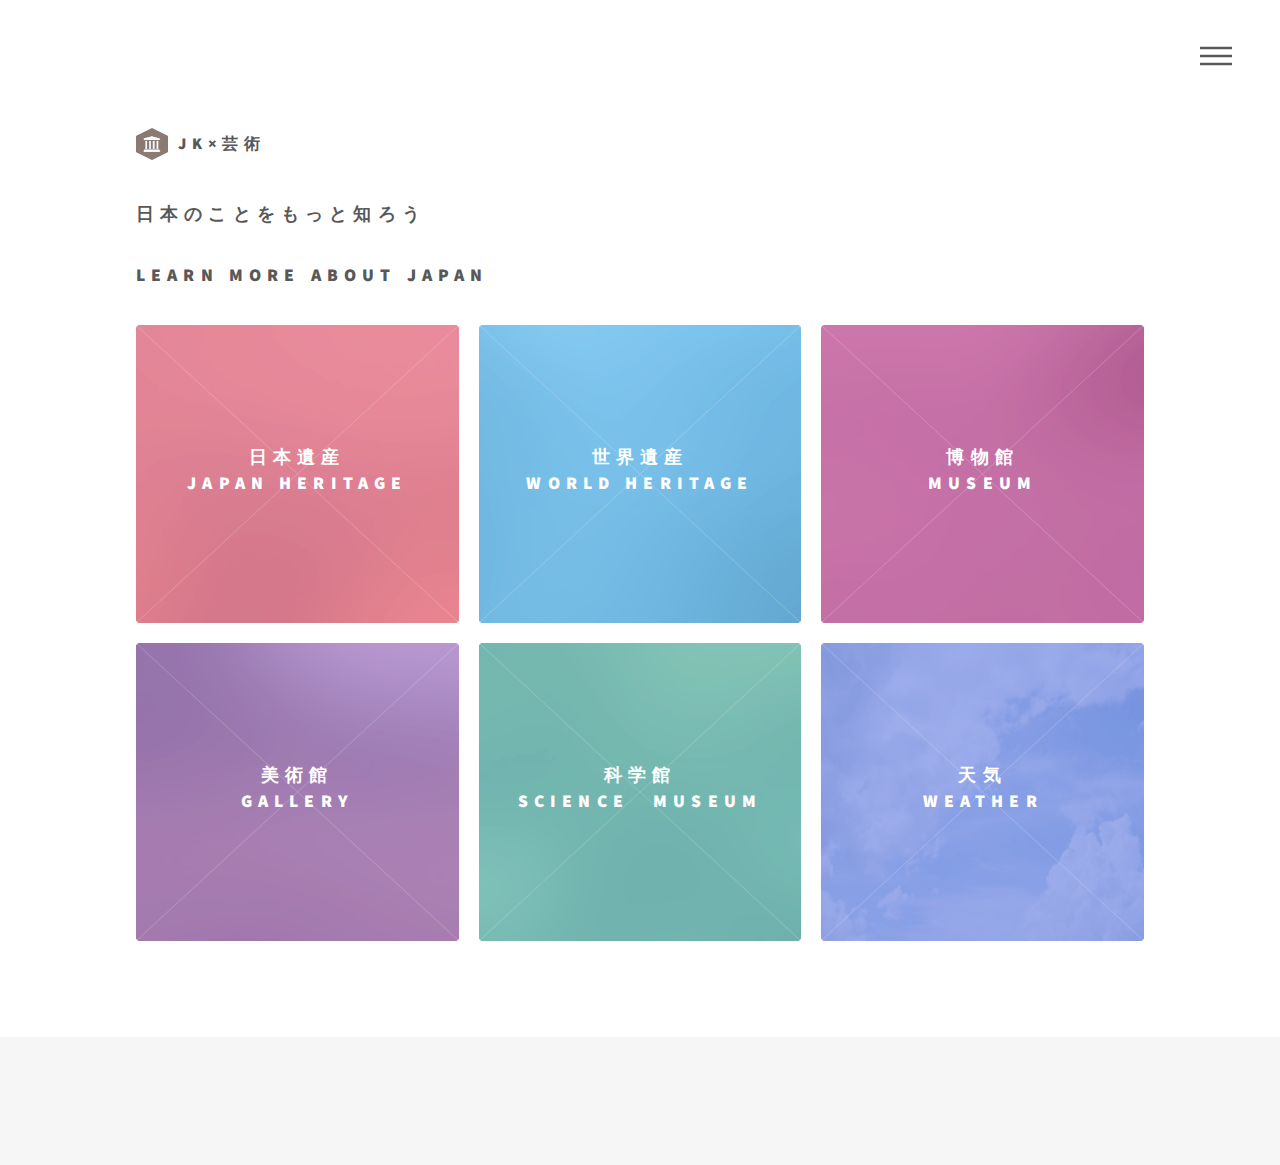
<file: index.html>
<!DOCTYPE HTML>
<!--
    Phantom by HTML5 UP
	html5up.net | @ajlkn
	Free for personal and commercial use under the CCA 3.0 license (html5up.net/license)
-->
<html>
	<head>
		<title>JK×芸術 by HTML5 UP</title>
		<meta charset="utf-8" />
		<meta name="viewport" content="width=device-width, initial-scale=1" />
		<!--[if lte IE 8]><script src="assets/js/ie/html5shiv.js"></script><![endif]-->
		<link rel="stylesheet" href="assets/css/main.css" />
		<!--[if lte IE 9]><link rel="stylesheet" href="assets/css/ie9.css" /><![endif]-->
		<!--[if lte IE 8]><link rel="stylesheet" href="assets/css/ie8.css" /><![endif]-->
	</head>
	<body>
		<!-- Wrapper -->
			<div id="wrapper">

				<!-- Header -->
					<header id="header">
						<div class="inner">

							<!-- Logo -->
								<a href="index.html" class="logo">
									<span class="symbol"><img src="bijutu/geijutu.jpg" alt="" /></span><span class="title">JK×芸術</span>
								</a>

							<!-- Nav -->
								<nav>
									<ul>
										<li><a href="#menu">Menu</a></li>
									</ul>
								</nav>

						</div>
					</header>

				<!-- Menu -->
					<nav id="menu">
						<h2>Menu</h2>
						<ul>
							<li><a href="index.html">ホームHome</a></li>
							<li><a href="nihon.html">日本遺産 Japan heritage</a></li>
							<li><a href="sekai.html">世界遺産 World Heritage</a></li>
							<li><a href="hakubutu.html">博物館 museum</a></li>
                            <li><a href="bijutu.html">美術館 gallery</a></li>
                            <li><a href="kagaku.html">科学館 science</a></li>
                            <li><a href="tenki.html">天気 weather </a></li>
						</ul>
					</nav>

				<!-- Main -->
					<div id="main">
						<div class="inner">
							<header>
							<h2>	日本のことをもっと知ろう</h2>
                            <h2>Learn more about Japan</h2>
							</header>
							<section class="tiles">
								<article class="style1">
									<span class="image">
										<img src="images/pic01.jpg" alt="" />
									</span>
									<a href="nihon.html">
										<h2>日本遺産</h2>
                                        <h2>Japan heritage</h2>
										<div class="content">
											<p>日本遺産に関する情報を見ることが<br>できるアプリです。</p>
                                            <p>This is an application that you can use to see information about  Japanese Heritage Sites.</p>
										</div>
									</a>
								</article>
								<article class="style2">
									<span class="image">
										<img src="images/pic02.jpg" alt="" />
									</span>
									<a href="sekai.html">
										<h2>世界遺産</h2>
                                        <h2>World Heritage</h2>
										<div class="content">
											<p>日本で世界遺産登録されている情報を<br>見ることができるアプリです。</p>
                                            <p>This is an application that you can use to see information registered as  World Heritage Sites in Japan.</p>
										</div>
									</a>
								</article>
								<article class="style4">
									<span class="image">
										<img src="images/pic05.jpg" alt="" />
									</span>
									<a href="hakubutu.html">
										<h2>博物館</h2>
                                        <h2>Museum</h2>
										<div class="content">
											<p>ＪＫオススメの博物館がわかる<br>アプリです。</p>
                                            <p>    This is an app that knows the reccoomendations on museums from high school girls.</p>
										</div>
									</a>
								</article>
								<article class="style5">
									<span class="image">
										<img src="images/pic10.jpg" alt="" />
									</span>
									<a href="bijutu.html">
										<h2>美術館</h2>
                                        <h2>Gallery</h2>
										<div class="content">
											<p>ＪＫオススメの美術館がわかる<br>　アプリです。</p>
	                                        <p>   This is an app that knows the reccomendations on art museums from high school girls.</p>								
    									    
										</div>
									</a>
								</article>
								<article class="style3">
									<span class="image">
										<img src="images/pic08.jpg" alt="" />
									</span>
									<a href="kagaku.html">
										<h2>科学館</h2>
                                        <h2>science　museum</h2>
										<div class="content">
											<p>ＪＫオススメの科学館がわかる<br>　アプリです。</p>
                                             <p>   This is an app that knows the reccomendations on science museums from high school girls.</p>
										</div>
									</a>
								</article>
							<article class="style6">
    								<span class="image">
										<img src="bijutu/sora.jpg" alt="" />
									</span>
									<a href="tenki.html">
										<h2>天気</h2>
                                        <h2>weather</h2>
										<div class="content">
											<p>天気のリンク集です</p>
	                                        <p>    This app has HSG's reccommendations for weather websites.</p>								
    									 </div>
									</a>
								</article>
							</section>
						</div>
					</div>

				<!-- Footer -->
					<footer id="footer">
						<div class="inner">
						
				
						</div>
					</footer>

			</div>

		<!-- Scripts -->
			<script src="assets/js/jquery.min.js"></script>
			<script src="assets/js/skel.min.js"></script>
			<script src="assets/js/util.js"></script>
			<!--[if lte IE 8]><script src="assets/js/ie/respond.min.js"></script><![endif]-->
			<script src="assets/js/main.js"></script>

	</body>
</html>
</file>
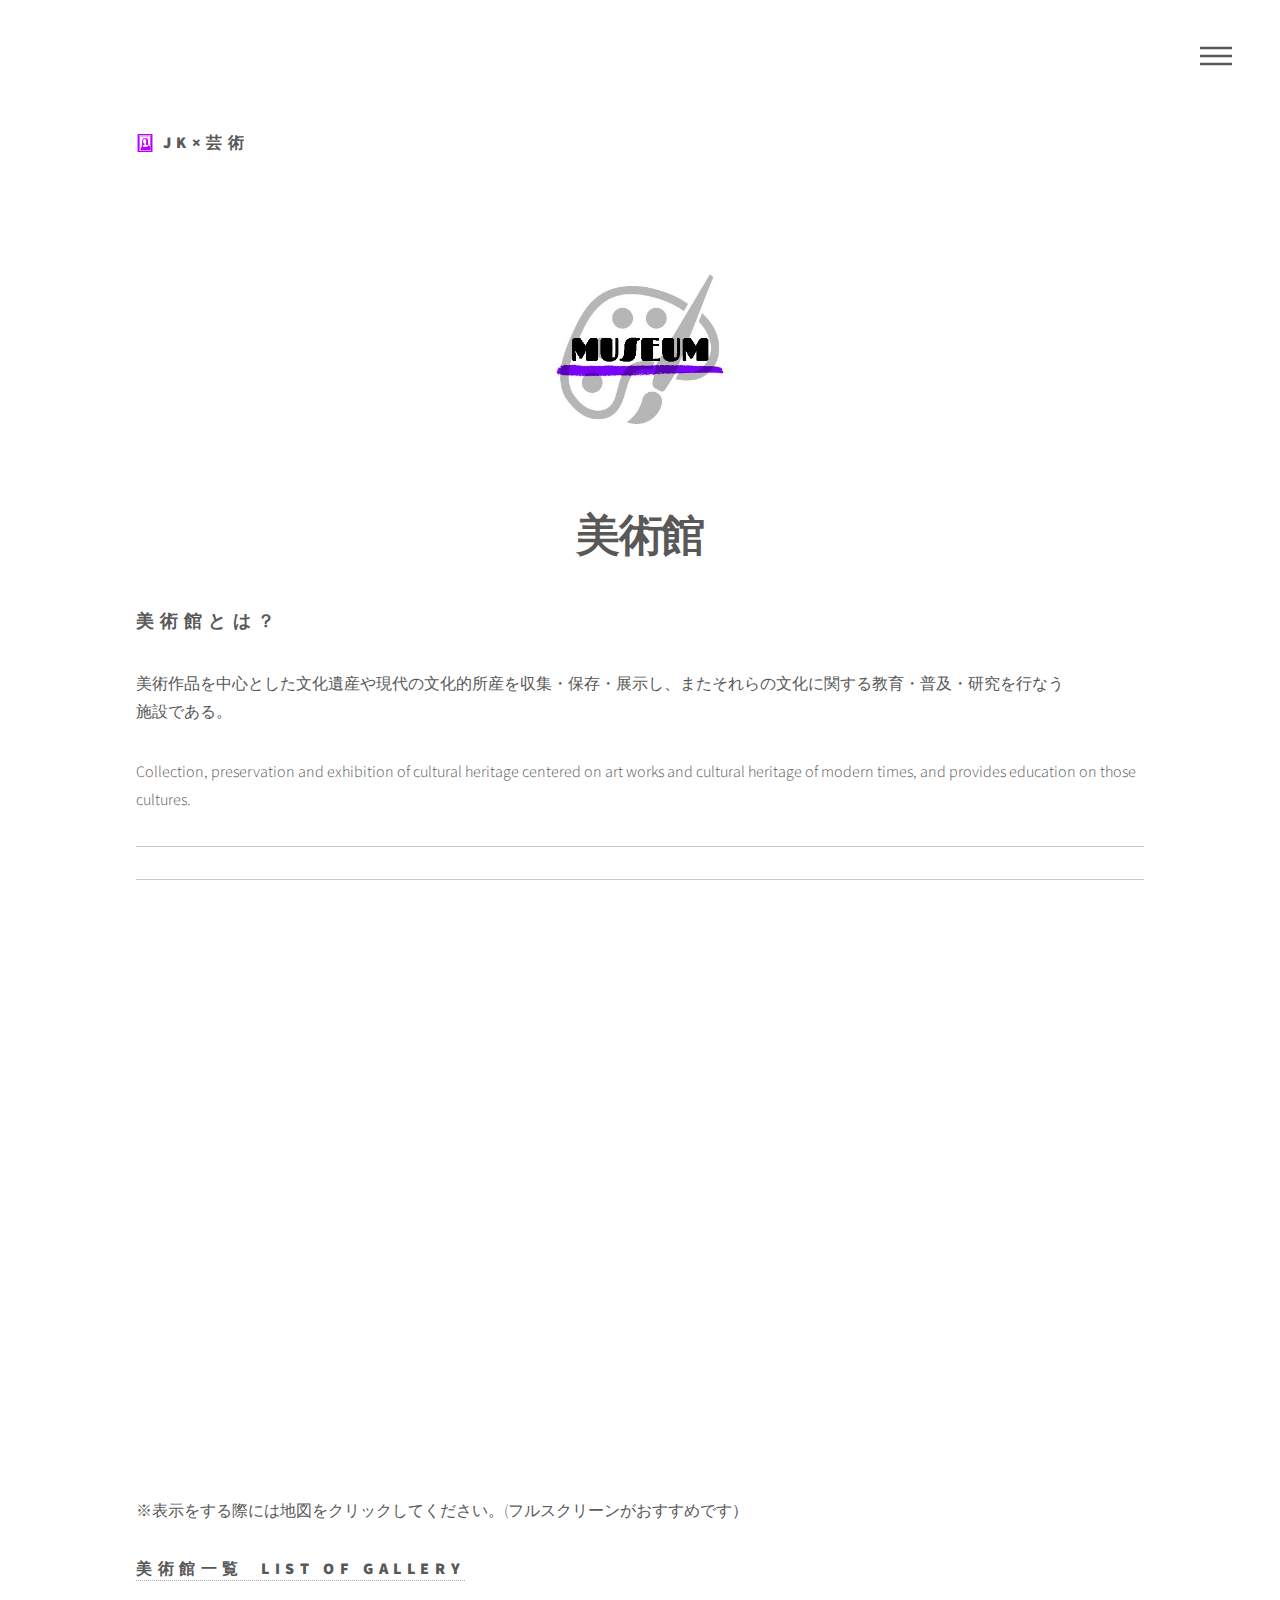
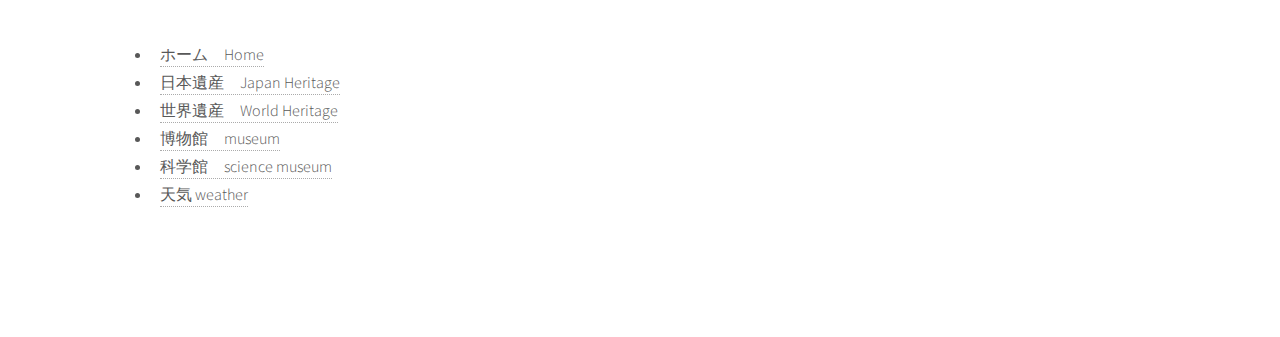
<file: bijutu.html>
<!DOCTYPE HTML>
<!--
    Phantom by HTML5 UP
	html5up.net | @ajlkn
	Free for personal and commercial use under the CCA 3.0 license (html5up.net/license)
-->
<html>
	<head>
		<title>Elements - Phantom by HTML5 UP</title>
		<meta charset="utf-8" />
		<meta name="viewport" content="width=device-width, initial-scale=1" />
		<!--[if lte IE 8]><script src="assets/js/ie/html5shiv.js"></script><![endif]-->
		<link rel="stylesheet" href="assets/css/main.css" />
		<!--[if lte IE 9]><link rel="stylesheet" href="assets/css/ie9.css" /><![endif]-->
		<!--[if lte IE 8]><link rel="stylesheet" href="assets/css/ie8.css" /><![endif]-->
	</head>
	<body>
		<!-- Wrapper -->
			<div id="wrapper">

				<!-- Header -->
					<header id="header">
						<div class="inner">

							<!-- Logo -->
								<a href="index.html" class="logo">
									<img src="bijutu/bijutu2.jpg" alt=""width="18" height="18"><span class="title">&nbsp;JK×芸術</span>
								</a>

							<!-- Nav -->
								<nav>
									<ul>
										<li><a href="#menu">Menu</a></li>
									</ul>
								</nav>

						</div>
					</header>

				<!-- Menu -->
					<nav id="menu">
						<h2>Menu</h2>
						<ul>
							<li><a href="index.html">ホーム Home</a></li>
							<li><a href="nihon.html">日本遺産 Japan heritage</a></li>
							<li><a href="sekai.html">世界遺産 World Heritage</a></li>
							<li><a href="hakubutu.html">博物館 museum</a></li>
                            <li><a href="bijutu.html">美術館 gallery</a></li>
                            <li><a href="kagaku.html">科学館 science</a></li>
                            <li><a href="tenki.html">天気 weather </a></li>
						</ul>
					</nav>

				<!-- Main -->
					<div id="main">
						<div class="inner">
                        <CENTER>
                        <img src="bijutu/bijutu.top.jpg" alt=""width="300" height="300">
                        	<h1>美術館</h1>
                                </CENTER>
							<!-- Text -->
								<section>
									<h2>美術館とは？</h2>
                                    <p>美術作品を中心とした文化遺産や現代の文化的所産を収集・保存・展示し、またそれらの文化に関する教育・普及・研究を行なう<br>施設である。</p>
									<p>Collection, preservation and exhibition of cultural heritage centered on art works and cultural heritage of modern times, and provides education on those cultures.
</p>
									<hr />
									
									<hr />
                                        <style>
.ggmap {
position: relative;
padding-bottom: 55%;
padding-top: 30px;
height: 20;
overflow: hidden;
}
 
.ggmap iframe,
.ggmap object,
.ggmap embed {
position: absolute;
top: 0;
left: 0;
width: 100%;
height: 100%;
}
</style>

                                    <div class="ggmap">
                                   <iframe src="https://www.google.com/maps/d/embed?mid=1SuOER3eMb6eTCfdE9JaYeP13xhM" width="640" height="480"></iframe></div> 
									
                                 </code></pre>
								</section>

							<!-- Lists -->
								<section>
									<p>※表示をする際には地図をクリックしてください。(フルスクリーンがおすすめです）<p/>    			<div class="row">
										<div class="6u 12u$(medium)">
										    
                                            <h3><a href="bijutu2.html">美術館一覧&nbsp; List of gallery</a></h3>
											
                                            <ul>
                                            <br>
												<li><a href="index.html">ホーム　Home</a></li>
    											<li><a href="nihon.html">日本遺産　Japan Heritage</a></li>
												<li><a href="sekai.html">世界遺産　World Heritage </a></li>
                                                <li><a href="hakubutu.html">博物館　museum </a></li>
    											<li><a href="kagaku.html">科学館　science museum</a></li>                                    
                                                <li><a href="tenki.html">天気 weather </a></li>
											</ul>
										
										</div>
									</div>
							</ul>
						</div>
					</footer>

			</div>

		<!-- Scripts -->
			<script src="assets/js/jquery.min.js"></script>
			<script src="assets/js/skel.min.js"></script>
			<script src="assets/js/util.js"></script>
			<!--[if lte IE 8]><script src="assets/js/ie/respond.min.js"></script><![endif]-->
			<script src="assets/js/main.js"></script>

	</body>
</html>
</file>
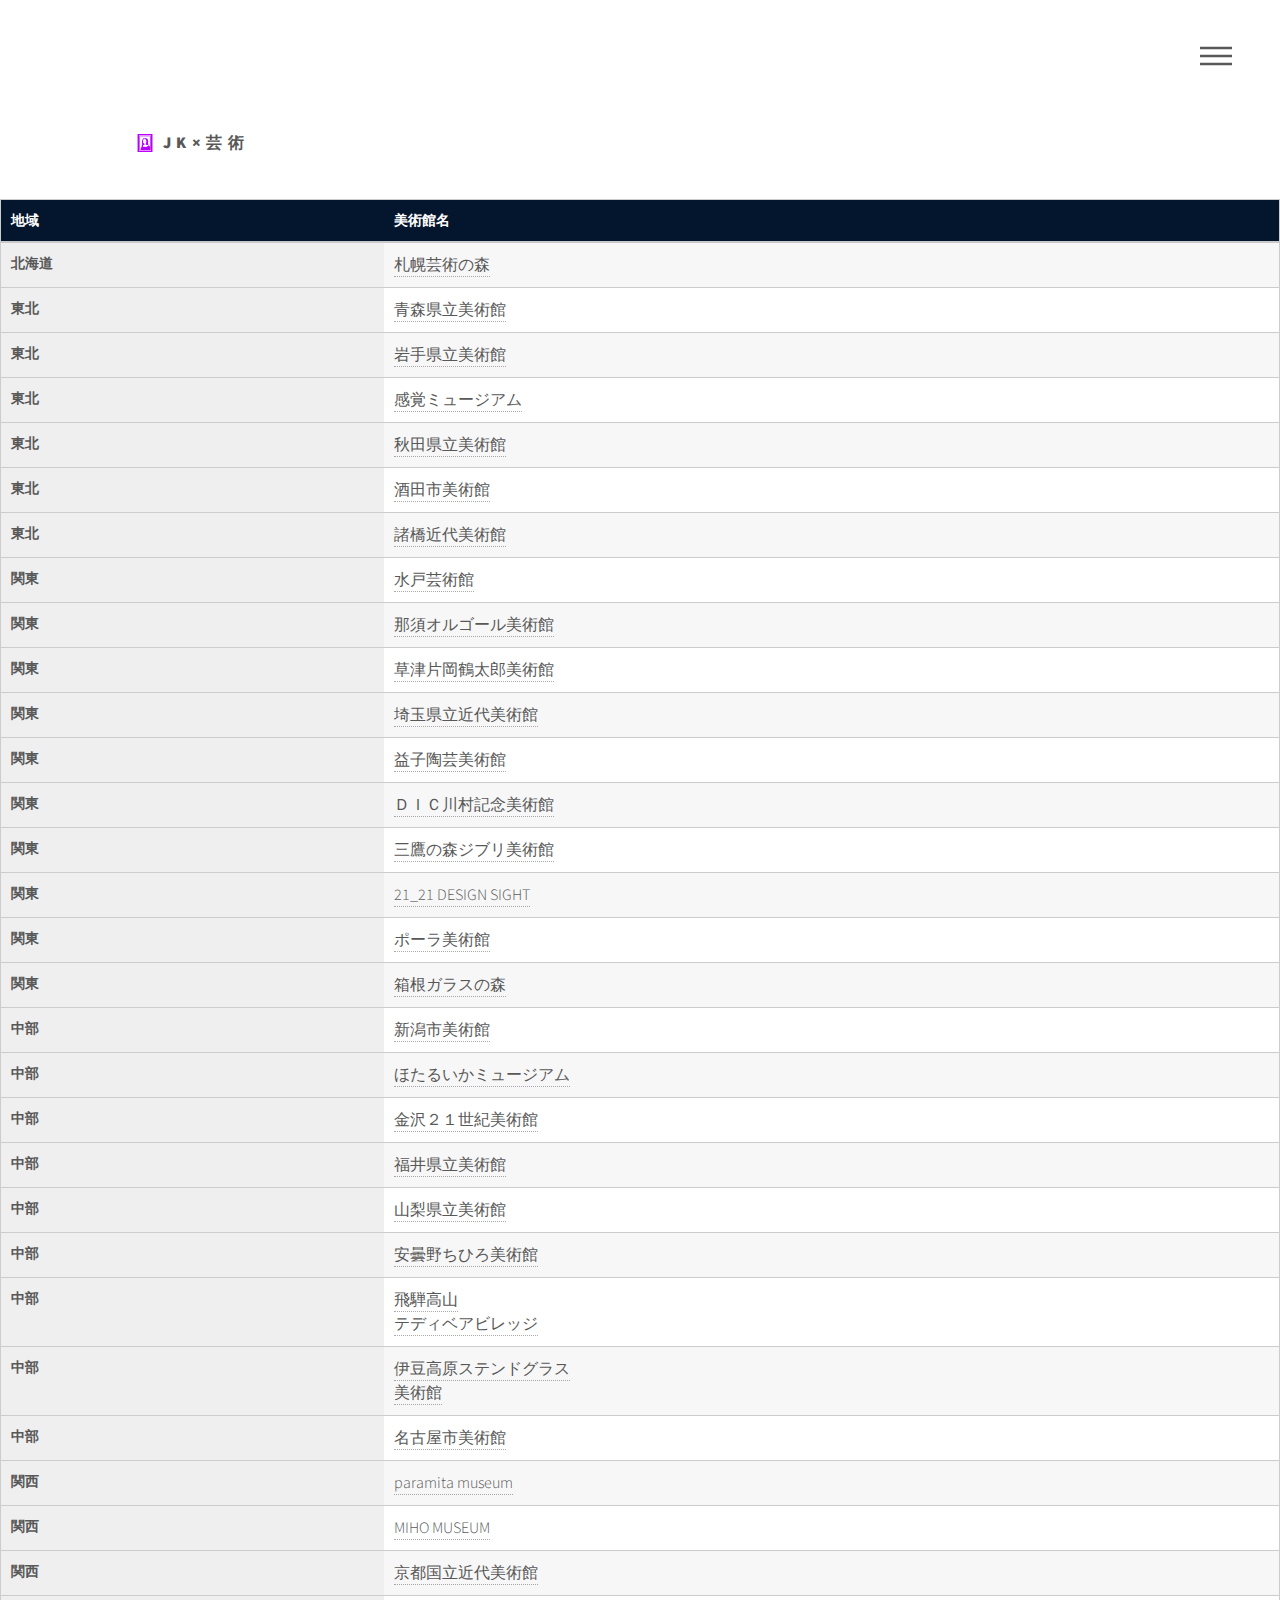
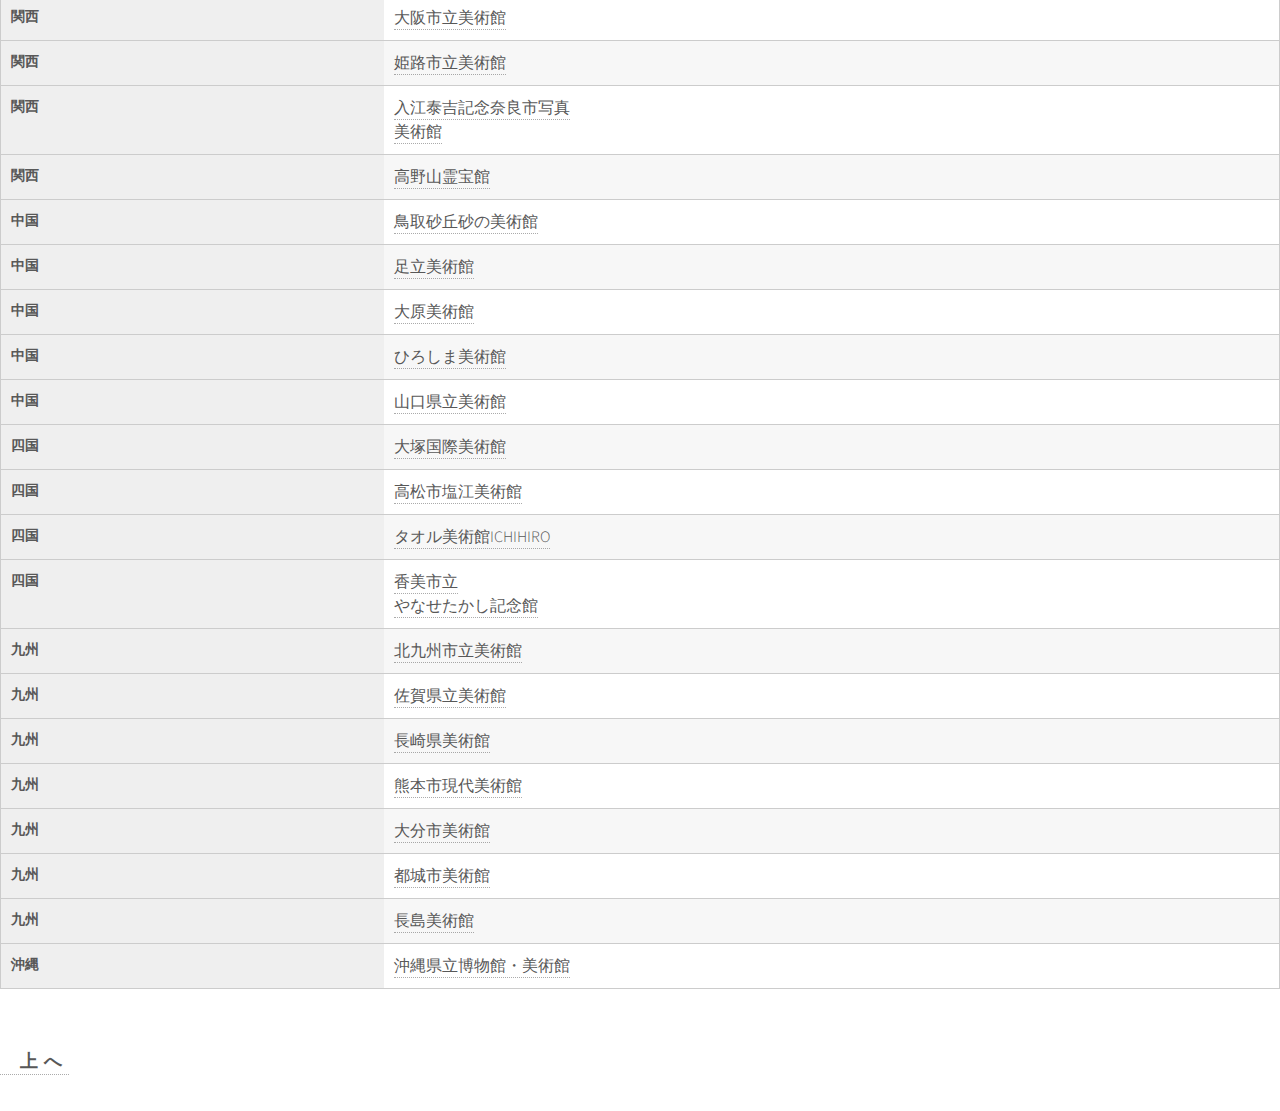
<file: bijutu2.html>
<!DOCTYPE HTML>
<!--
    Phantom by HTML5 UP
	html5up.net | @ajlkn
	Free for personal and commercial use under the CCA 3.0 license (html5up.net/license)
-->
<html>
	<head>
		<title>Elements - Phantom by HTML5 UP</title>
		<meta charset="utf-8" />
		<meta name="viewport" content="width=device-width, initial-scale=1" />
		<!--[if lte IE 8]><script src="assets/js/ie/html5shiv.js"></script><![endif]-->
		<link rel="stylesheet" href="assets/css/main.css" />
		<!--[if lte IE 9]><link rel="stylesheet" href="assets/css/ie9.css" /><![endif]-->
		<!--[if lte IE 8]><link rel="stylesheet" href="assets/css/ie8.css" /><![endif]-->
	</head>
	<body>
		<!-- Wrapper -->
			<div id="wrapper">

				<!-- Header -->
					<header id="header">
						<div class="inner">

							<!-- Logo -->
								<a href="index.html" class="logo">
									<img src="bijutu/bijutu2.jpg" alt=""width="18" height="18"><span class="title">&nbsp;JK×芸術</span>
								</a>

							<!-- Nav -->
								<nav>
									<ul>
										<li><a href="#menu">Menu</a></li>
									</ul>
								</nav>

						</div>
					</header>

				<!-- Menu -->
					<nav id="menu">
						<h2>Menu</h2>
						<ul>
							<li><a href="index.html">ホーム Home</a></li>
							<li><a href="nihon.html">日本遺産 Japan heritage</a></li>
							<li><a href="sekai.html">世界遺産 World Heritage</a></li>
							<li><a href="hakubutu.html">博物館 museum</a></li>
                            <li><a href="bijutu.html">美術館 gallery</a></li>
                            <li><a href="kagaku.html">科学館 science</a></li>
                            <li><a href="tenki.html">天気 weather </a></li>
						</ul>
					</nav>
                    
                    
			<table class="type07">
    <thead>
	<tr>
		<th scope="cols">地域</th>
		<th scope="cols">美術館名</th>
	</tr>
	</thead>
	<tbody>
	<tr>
		<th scope="row">北海道</th>
		<td><a href="https://artpark.or.jp/">札幌芸術の森</a></td>
	</tr>
	<tr>
		<th scope="row">東北</th>
		<td><a href="http://www.aomori-museum.jp/ja/">青森県立美術館</a></td>
	</tr>
	<tr>
		<th scope="row">東北</th>
		<td><a href="http://www.ima.or.jp/">岩手県立美術館</a></td>
	</tr>
    <tr>
    	<th scope="row">東北</th>
		<td><a href="https://www.kankaku.org/">感覚ミュージアム</a></td>
	</tr>
	<tr>
		<th scope="row">東北</th>
		<td><a href="http://www.akita-museum-of-art.jp/index.htm">秋田県立美術館</a></td>
	</tr>
	<tr>
		<th scope="row">東北</th>
		<td><a href="http://www.sakata-art-museum.jp/">酒田市美術館</a></td>
	</tr>
    <tr>
    	<th scope="row">東北</th>
		<td><a href="http://dali.jp/">諸橋近代美術館</a></td>
	</tr>
	<tr>
		<th scope="row">関東</th>
		<td><a href="http://arttowermito.or.jp/">水戸芸術館</a></td>
	</tr>
	<tr>
		<th scope="row">関東</th>
		<td><a href="http://nasuorgel.jp/">那須オルゴール美術館</a></td>
	</tr>
    <tr>
    	<th scope="row">関東</th>
		<td><a href="http://www.kusatsuhotel.com/tsuru/">草津片岡鶴太郎美術館</a></td>
	</tr>
	<tr>
		<th scope="row">関東</th>
		<td><a href="www.pref.spec.ed.jp/momas/index.php?page_id=0">埼玉県立近代美術館</a></td>
	</tr>
	<tr>
		<th scope="row">関東</th>
		<td><a href="http://www.mashiko-museum.jp/">益子陶芸美術館</a></td>
	</tr>
    <tr>
    	<th scope="row">関東</th>
		<td><a href="http://kawamura-museum.dic.co.jp/">ＤＩＣ川村記念美術館</a></td>
	</tr>
	<tr>
		<th scope="row">関東</th>
		<td><a href="http://www.ghibli-museum.jp/">三鷹の森ジブリ美術館</a></td>
	</tr>
	<tr>
		<th scope="row">関東</th>
		<td><a href="http://www.2121designsight.jp/">21_21 DESIGN SIGHT</a></td>
	</tr>
    <tr>
    	<th scope="row">関東</th>
		<td><a href="http://www.polamuseum.or.jp/">ポーラ美術館</a></td>
	</tr>
	<tr>
		<th scope="row">関東</th>
		<td><a href="http://www.ciao3.com/top.htm/">箱根ガラスの森</a></td>
	</tr>
	<tr>
		<th scope="row">中部</th>
		<td><a href="http://www.ncam.jp/">新潟市美術館</a></td>
	</tr>
    <tr>
    	<th scope="row">中部</th>
		<td><a href="http://hotaruikamuseum.com/">ほたるいかミュージアム</a></td>
	</tr>
	<tr>
		<th scope="row">中部</th>
		<td><a href="https://www.kanazawa21.jp/">金沢２１世紀美術館</a></td>
	</tr>
    <tr>
    	<th scope="row">中部</th>
		<td><a href="http://info.pref.fukui.jp/bunka/bijutukan/bunka1.html">福井県立美術館</a></td>
	</tr>
	<tr>
		<th scope="row">中部</th>
		<td><a href="http://www.art-museum.pref.yamanashi.jp/">山梨県立美術館</a></td>
	</tr>
	<tr>
		<th scope="row">中部</th>
		<td><a href="http://www.chihiro.jp/azumino/">安曇野ちひろ美術館</a></td>
	</tr>
    <tr>
    	<th scope="row">中部</th>
		<td><a href="http://www.teddyeco.jp/">飛騨高山<br>テディベアビレッジ</a></td>
	</tr>
	<tr>
		<th scope="row">中部</th>
		<td><a href="http://stainedglass-museum.com/izu/">伊豆高原ステンドグラス<br>美術館</a></td>
	</tr>
	<tr>
		<th scope="row">中部</th>
		<td><a href="http://www.art-museum.city.nagoya.jp/">名古屋市美術館</a></td>
	</tr>
    <tr>
    	<th scope="row">関西</th>
		<td><a href="http://www.paramitamuseum.com/top.html">paramita museum</a></td>
	</tr>
     <tr>
        <th scope="row">関西</th>
		<td><a href="http://www.miho.or.jp/">MIHO MUSEUM</a></td>
	</tr>
	 <tr>
        <th scope="row">関西</th>
		<td><a href="http://www.momak.go.jp/">京都国立近代美術館</a></td>
	</tr>
	 <tr>
        <th scope="row">関西</th>
		<td><a href="http://www.osaka-art-museum.jp/">大阪市立美術館</a></td>
	</tr>
     <tr>
        <th scope="row">関西</th>
		<td><a href="https://www.city.himeji.lg.jp/art/">姫路市立美術館</a></td>
	</tr>
	 <tr>
        <th scope="row">関西</th>
		<td><a href="http://irietaikichi.jp/">入江泰吉記念奈良市写真<br>美術館</a></td>
	</tr>
	 <tr>
        <th scope="row">関西</th>
		<td><a href="http://www.reihokan.or.jp/">高野山霊宝館</a></td>
	</tr>
     <tr>
        <th scope="row">中国</th>
    	<td><a href="http://www.sand-museum.jp/">鳥取砂丘砂の美術館</a></td>
	</tr>
    <tr>
        <th scope="row">中国</th>
        <td><a href="https://www.adachi-museum.or.jp/">足立美術館</a></td>
	</tr>
     <tr>
        <th scope="row">中国</th>
        <td><a href="http://www.ohara.or.jp/201001/jp/index.html">大原美術館</a></td>
    </tr>
     <tr>
        <th scope="row">中国</th>
        <td><a href="http://www.hiroshima-museum.jp/">ひろしま美術館</a></td>
    </tr>
     <tr>
        <th scope="row">中国</th>
        <td><a href="www.yma-web.jp">山口県立美術館</a></td>
    </tr>
    <tr>
        <th scope="row">四国</th>
        <td><a href="www.yma-web.jp">大塚国際美術館</a></td>
    </tr>
    <tr>
        <th scope="row">四国</th>
        <td><a href="www.yma-web.jp">高松市塩江美術館</a></td>
    </tr>
    <tr>
        <th scope="row">四国</th>
        <td><a href="www.yma-web.jp">タオル美術館ICHIHIRO</a></td>
    </tr>
    <tr>
        <th scope="row">四国</th>
        <td><a href="www.yma-web.jp">香美市立<br>やなせたかし記念館</a></td>
    </tr>
     <tr>
        <th scope="row">九州</th>
        <td><a href="http://kmma.jp/">北九州市立美術館</a></td>
    </tr>
     <tr>
        <th scope="row">九州</th>
        <td><a href="http://saga-museum.jp/museum/">佐賀県立美術館</a></td>
    </tr>
     <tr>
        <th scope="row">九州</th>
        <td><a href="http://www.nagasaki-museum.jp/">長崎県美術館</a></td>
    </tr>
     <tr>
        <th scope="row">九州</th>
        <td><a href="http://www.camk.or.jp/">熊本市現代美術館</a></td>
    </tr>
     <tr>
        <th scope="row">九州</th>
        <td><a href="http://www.city.oita.oita.jp/www/contents/1437020042124/">大分市美術館</a></td>
    </tr>
     <tr>
        <th scope="row">九州</th>
        <td><a href="http://mcma.art.coocan.jp/">都城市美術館</a></td>
    </tr>
     <tr>
        <th scope="row">九州</th>
        <td><a href="http://www.ngp.jp/nagashima-museum/">長島美術館</a></td>
    </tr>
    <tr>
        <th scope="row">沖縄</th>
        <td><a href="http://www.museums.pref.okinawa.jp/index.jsp">沖縄県立博物館・美術館</a></td>
    </tr>
	</tbody>
</table>
                                 
　　　　　　　　　　　　　　　　　　　    
										</div>
									</div>
									<h2><a href="#">&nbsp;&nbsp;上へ</a></h2>
						
							
						</div>
					</footer>

			</div>

		<!-- Scripts -->
			<script src="assets/js/jquery.min.js"></script>
			<script src="assets/js/skel.min.js"></script>
			<script src="assets/js/util.js"></script>
			<!--[if lte IE 8]><script src="assets/js/ie/respond.min.js"></script><![endif]-->
			<script src="assets/js/main.js"></script>

	</body>
</html>

	</body>
</html>
</file>
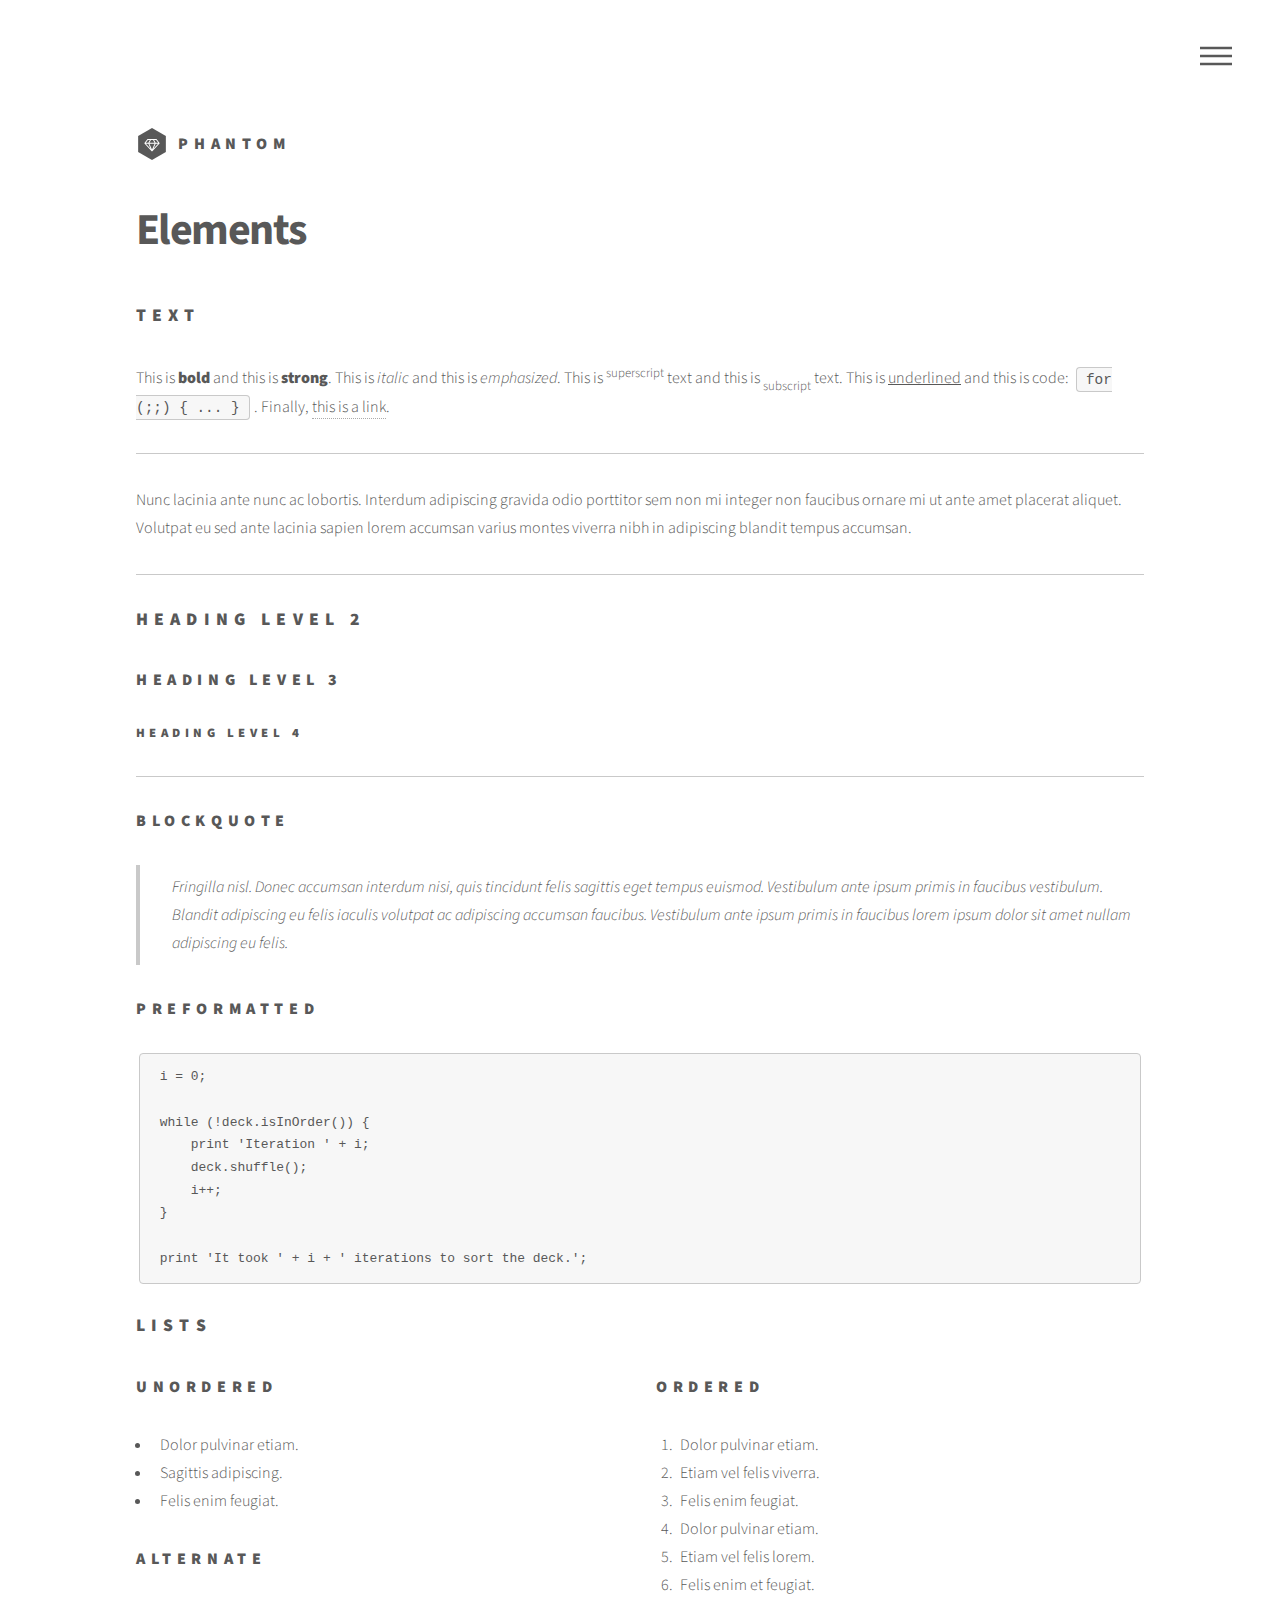
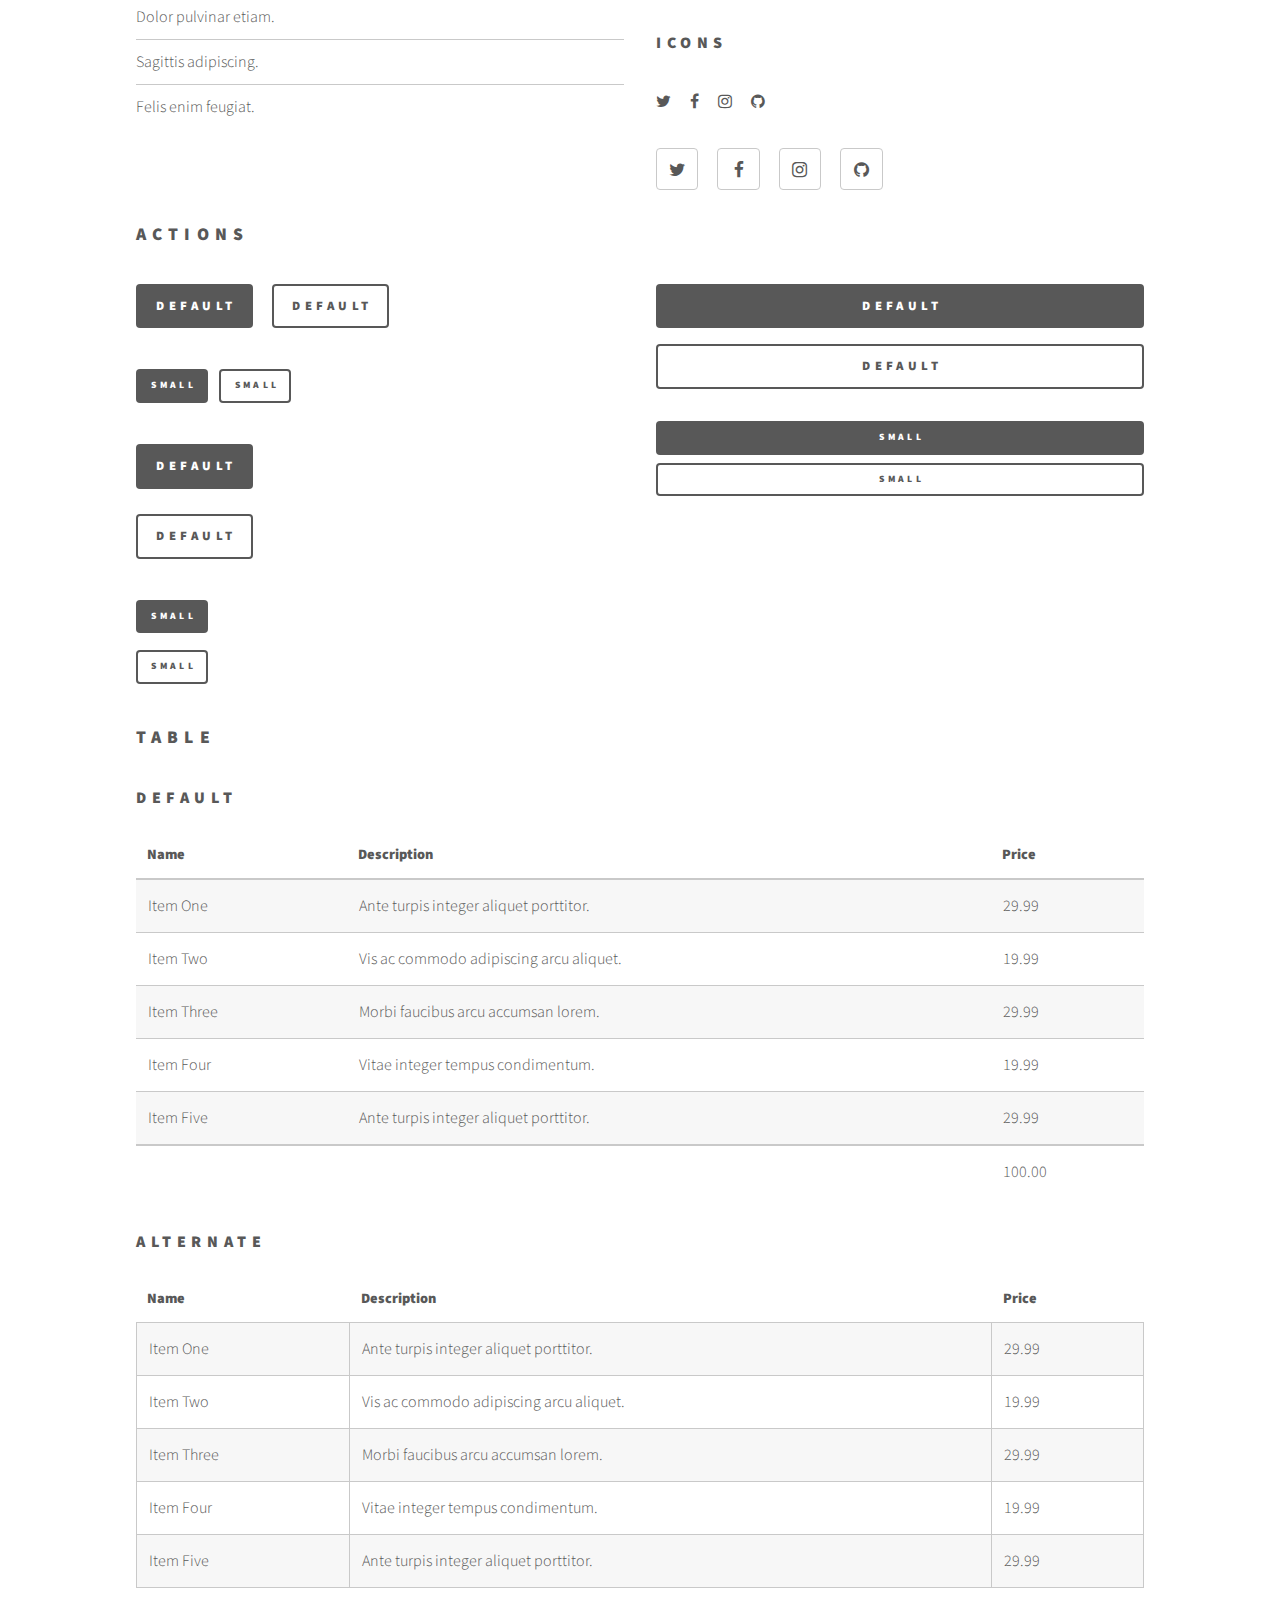
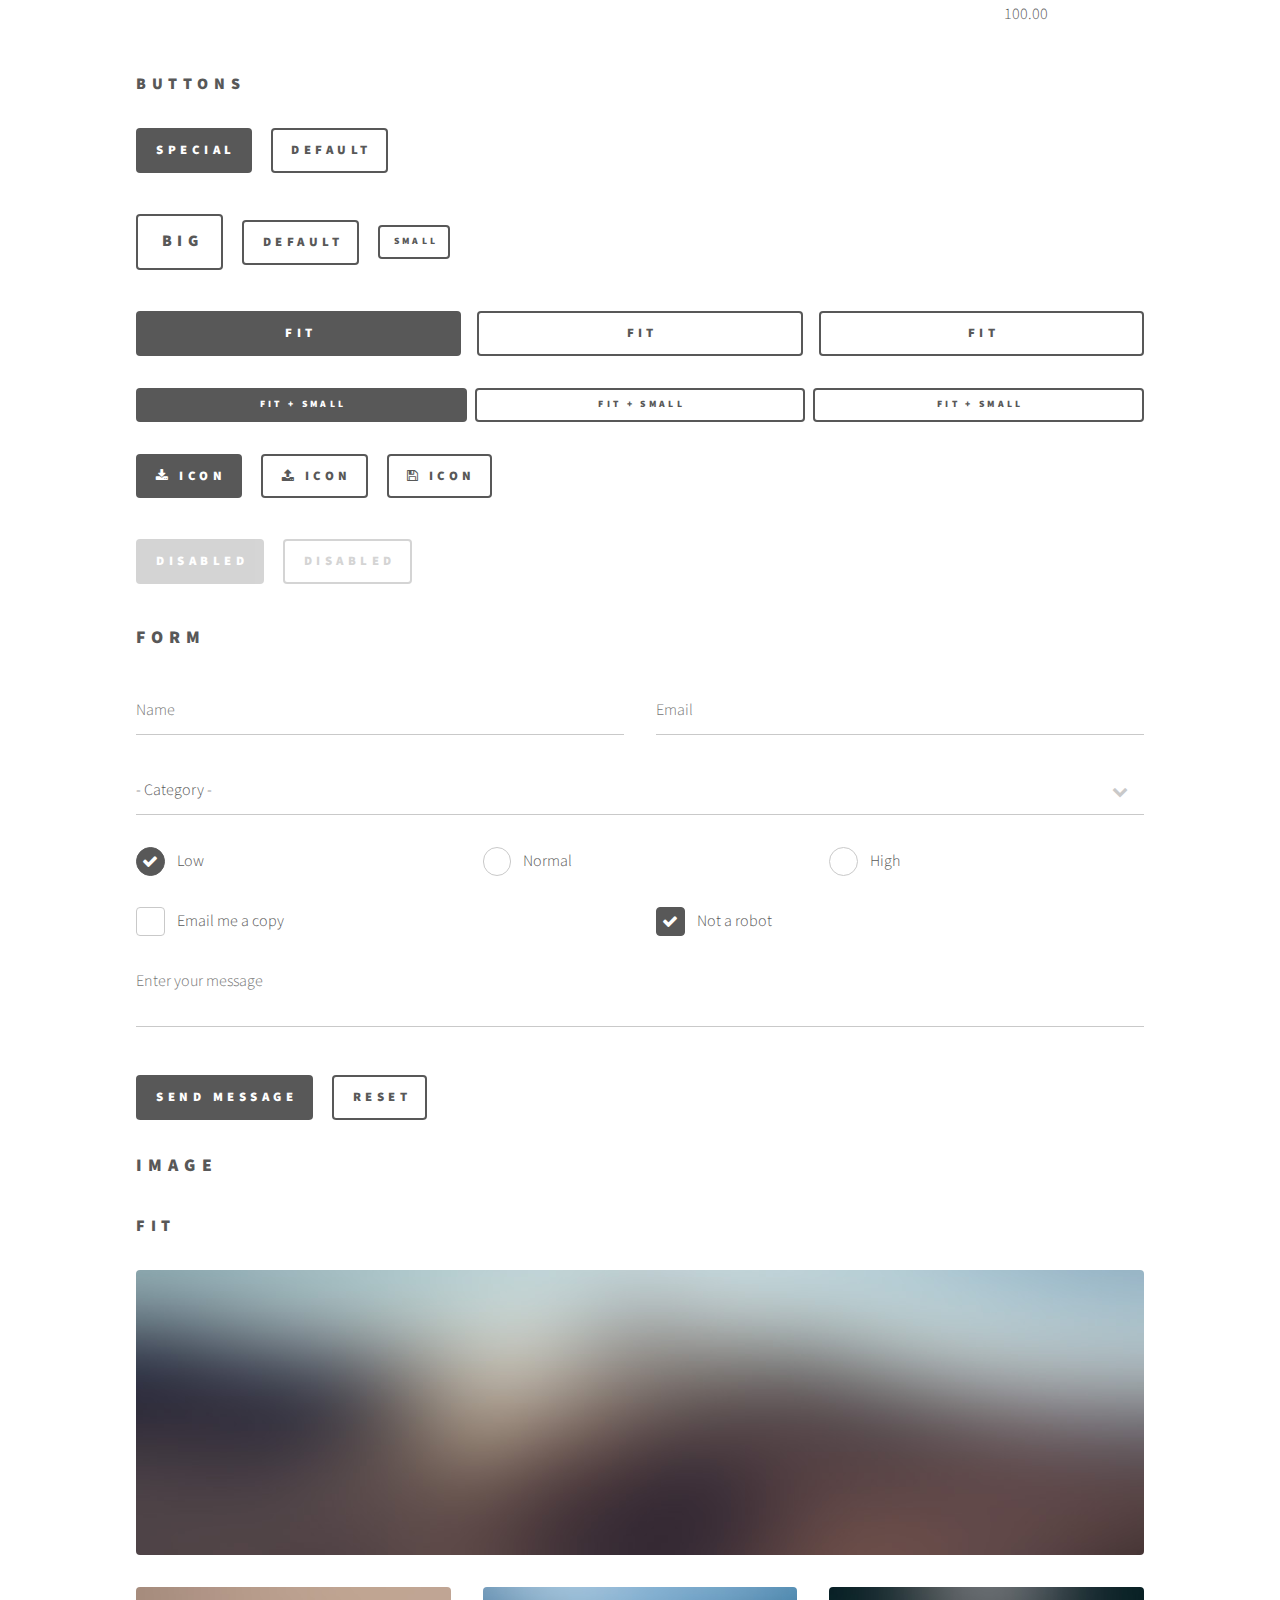
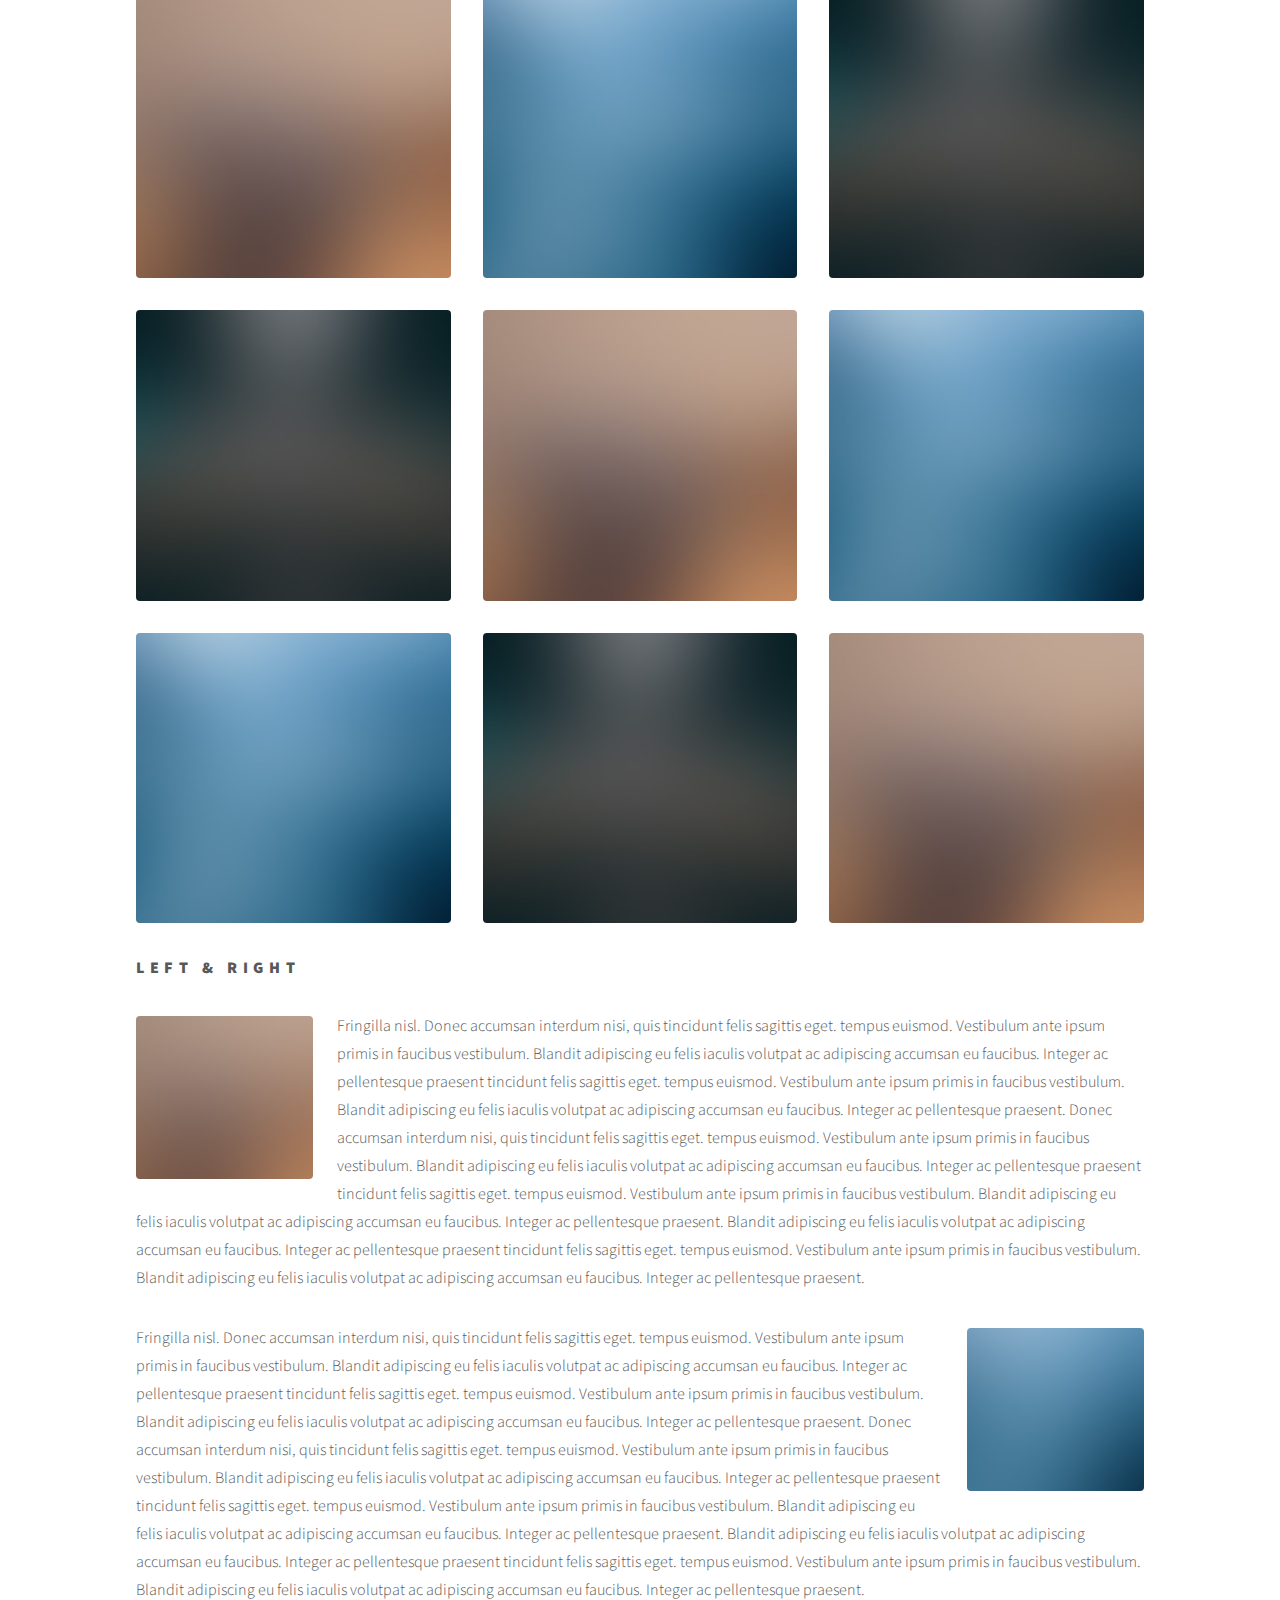
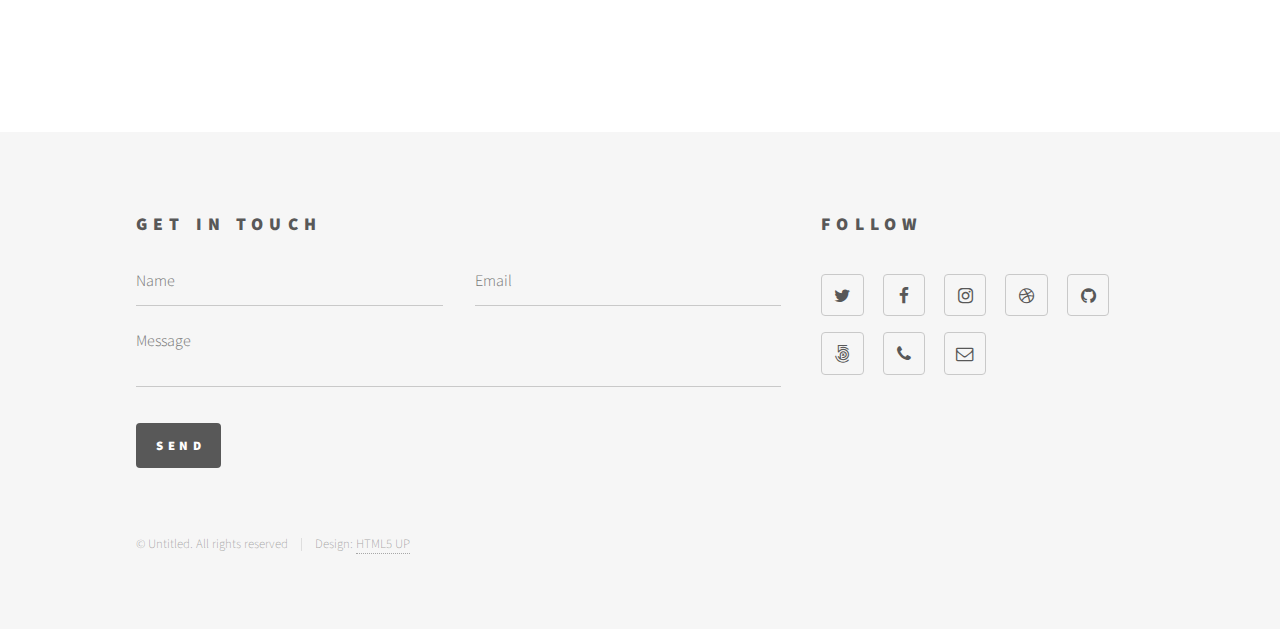
<file: elements.html>
<!DOCTYPE HTML>
<!--
	Phantom by HTML5 UP
	html5up.net | @ajlkn
	Free for personal and commercial use under the CCA 3.0 license (html5up.net/license)
-->
<html>
	<head>
		<title>Elements - Phantom by HTML5 UP</title>
		<meta charset="utf-8" />
		<meta name="viewport" content="width=device-width, initial-scale=1" />
		<!--[if lte IE 8]><script src="assets/js/ie/html5shiv.js"></script><![endif]-->
		<link rel="stylesheet" href="assets/css/main.css" />
		<!--[if lte IE 9]><link rel="stylesheet" href="assets/css/ie9.css" /><![endif]-->
		<!--[if lte IE 8]><link rel="stylesheet" href="assets/css/ie8.css" /><![endif]-->
	</head>
	<body>
		<!-- Wrapper -->
			<div id="wrapper">

				<!-- Header -->
					<header id="header">
						<div class="inner">

							<!-- Logo -->
								<a href="index.html" class="logo">
									<span class="symbol"><img src="images/logo.svg" alt="" /></span><span class="title">Phantom</span>
								</a>

							<!-- Nav -->
								<nav>
									<ul>
										<li><a href="#menu">Menu</a></li>
									</ul>
								</nav>

						</div>
					</header>

				<!-- Menu -->
					<nav id="menu">
						<h2>Menu</h2>
						<ul>
							<li><a href="index.html">Home</a></li>
							<li><a href="generic.html">Ipsum veroeros</a></li>
							<li><a href="generic.html">Tempus etiam</a></li>
							<li><a href="generic.html">Consequat dolor</a></li>
							<li><a href="elements.html">Elements</a></li>
						</ul>
					</nav>

				<!-- Main -->
					<div id="main">
						<div class="inner">
							<h1>Elements</h1>

							<!-- Text -->
								<section>
									<h2>Text</h2>
									<p>This is <b>bold</b> and this is <strong>strong</strong>. This is <i>italic</i> and this is <em>emphasized</em>.
									This is <sup>superscript</sup> text and this is <sub>subscript</sub> text.
									This is <u>underlined</u> and this is code: <code>for (;;) { ... }</code>. Finally, <a href="#">this is a link</a>.</p>
									<hr />
									<p>Nunc lacinia ante nunc ac lobortis. Interdum adipiscing gravida odio porttitor sem non mi integer non faucibus ornare mi ut ante amet placerat aliquet. Volutpat eu sed ante lacinia sapien lorem accumsan varius montes viverra nibh in adipiscing blandit tempus accumsan.</p>
									<hr />
									<h2>Heading Level 2</h2>
									<h3>Heading Level 3</h3>
									<h4>Heading Level 4</h4>
									<hr />
									<h3>Blockquote</h3>
									<blockquote>Fringilla nisl. Donec accumsan interdum nisi, quis tincidunt felis sagittis eget tempus euismod. Vestibulum ante ipsum primis in faucibus vestibulum. Blandit adipiscing eu felis iaculis volutpat ac adipiscing accumsan faucibus. Vestibulum ante ipsum primis in faucibus lorem ipsum dolor sit amet nullam adipiscing eu felis.</blockquote>
									<h3>Preformatted</h3>
									<pre><code>i = 0;

while (!deck.isInOrder()) {
    print 'Iteration ' + i;
    deck.shuffle();
    i++;
}

print 'It took ' + i + ' iterations to sort the deck.';</code></pre>
								</section>

							<!-- Lists -->
								<section>
									<h2>Lists</h2>
									<div class="row">
										<div class="6u 12u$(medium)">
											<h3>Unordered</h3>
											<ul>
												<li>Dolor pulvinar etiam.</li>
												<li>Sagittis adipiscing.</li>
												<li>Felis enim feugiat.</li>
											</ul>
											<h3>Alternate</h3>
											<ul class="alt">
												<li>Dolor pulvinar etiam.</li>
												<li>Sagittis adipiscing.</li>
												<li>Felis enim feugiat.</li>
											</ul>
										</div>
										<div class="6u$ 12u$(medium)">
											<h3>Ordered</h3>
											<ol>
												<li>Dolor pulvinar etiam.</li>
												<li>Etiam vel felis viverra.</li>
												<li>Felis enim feugiat.</li>
												<li>Dolor pulvinar etiam.</li>
												<li>Etiam vel felis lorem.</li>
												<li>Felis enim et feugiat.</li>
											</ol>
											<h3>Icons</h3>
											<ul class="icons">
												<li><a href="#" class="icon style1 fa-twitter"><span class="label">Twitter</span></a></li>
												<li><a href="#" class="icon style1 fa-facebook"><span class="label">Facebook</span></a></li>
												<li><a href="#" class="icon style1 fa-instagram"><span class="label">Instagram</span></a></li>
												<li><a href="#" class="icon style1 fa-github"><span class="label">Github</span></a></li>
											</ul>
											<ul class="icons">
												<li><a href="#" class="icon style2 fa-twitter"><span class="label">Twitter</span></a></li>
												<li><a href="#" class="icon style2 fa-facebook"><span class="label">Facebook</span></a></li>
												<li><a href="#" class="icon style2 fa-instagram"><span class="label">Instagram</span></a></li>
												<li><a href="#" class="icon style2 fa-github"><span class="label">Github</span></a></li>
											</ul>
										</div>
									</div>
									<h2>Actions</h2>
									<div class="row">
										<div class="6u 12u$(medium)">
											<ul class="actions">
												<li><a href="#" class="button special">Default</a></li>
												<li><a href="#" class="button">Default</a></li>
											</ul>
											<ul class="actions small">
												<li><a href="#" class="button special small">Small</a></li>
												<li><a href="#" class="button small">Small</a></li>
											</ul>
											<ul class="actions vertical">
												<li><a href="#" class="button special">Default</a></li>
												<li><a href="#" class="button">Default</a></li>
											</ul>
											<ul class="actions vertical small">
												<li><a href="#" class="button special small">Small</a></li>
												<li><a href="#" class="button small">Small</a></li>
											</ul>
										</div>
										<div class="6u 12u$(medium)">
											<ul class="actions vertical">
												<li><a href="#" class="button special fit">Default</a></li>
												<li><a href="#" class="button fit">Default</a></li>
											</ul>
											<ul class="actions vertical small">
												<li><a href="#" class="button special small fit">Small</a></li>
												<li><a href="#" class="button small fit">Small</a></li>
											</ul>
										</div>
									</div>
								</section>

							<!-- Table -->
								<section>
									<h2>Table</h2>
									<h3>Default</h3>
									<div class="table-wrapper">
										<table>
											<thead>
												<tr>
													<th>Name</th>
													<th>Description</th>
													<th>Price</th>
												</tr>
											</thead>
											<tbody>
												<tr>
													<td>Item One</td>
													<td>Ante turpis integer aliquet porttitor.</td>
													<td>29.99</td>
												</tr>
												<tr>
													<td>Item Two</td>
													<td>Vis ac commodo adipiscing arcu aliquet.</td>
													<td>19.99</td>
												</tr>
												<tr>
													<td>Item Three</td>
													<td> Morbi faucibus arcu accumsan lorem.</td>
													<td>29.99</td>
												</tr>
												<tr>
													<td>Item Four</td>
													<td>Vitae integer tempus condimentum.</td>
													<td>19.99</td>
												</tr>
												<tr>
													<td>Item Five</td>
													<td>Ante turpis integer aliquet porttitor.</td>
													<td>29.99</td>
												</tr>
											</tbody>
											<tfoot>
												<tr>
													<td colspan="2"></td>
													<td>100.00</td>
												</tr>
											</tfoot>
										</table>
									</div>

									<h3>Alternate</h3>
									<div class="table-wrapper">
										<table class="alt">
											<thead>
												<tr>
													<th>Name</th>
													<th>Description</th>
													<th>Price</th>
												</tr>
											</thead>
											<tbody>
												<tr>
													<td>Item One</td>
													<td>Ante turpis integer aliquet porttitor.</td>
													<td>29.99</td>
												</tr>
												<tr>
													<td>Item Two</td>
													<td>Vis ac commodo adipiscing arcu aliquet.</td>
													<td>19.99</td>
												</tr>
												<tr>
													<td>Item Three</td>
													<td> Morbi faucibus arcu accumsan lorem.</td>
													<td>29.99</td>
												</tr>
												<tr>
													<td>Item Four</td>
													<td>Vitae integer tempus condimentum.</td>
													<td>19.99</td>
												</tr>
												<tr>
													<td>Item Five</td>
													<td>Ante turpis integer aliquet porttitor.</td>
													<td>29.99</td>
												</tr>
											</tbody>
											<tfoot>
												<tr>
													<td colspan="2"></td>
													<td>100.00</td>
												</tr>
											</tfoot>
										</table>
									</div>
								</section>

							<!-- Buttons -->
								<section>
									<h3>Buttons</h3>
									<ul class="actions">
										<li><a href="#" class="button special">Special</a></li>
										<li><a href="#" class="button">Default</a></li>
									</ul>
									<ul class="actions">
										<li><a href="#" class="button big">Big</a></li>
										<li><a href="#" class="button">Default</a></li>
										<li><a href="#" class="button small">Small</a></li>
									</ul>
									<ul class="actions fit">
										<li><a href="#" class="button special fit">Fit</a></li>
										<li><a href="#" class="button fit">Fit</a></li>
										<li><a href="#" class="button fit">Fit</a></li>
									</ul>
									<ul class="actions fit small">
										<li><a href="#" class="button special fit small">Fit + Small</a></li>
										<li><a href="#" class="button fit small">Fit + Small</a></li>
										<li><a href="#" class="button fit small">Fit + Small</a></li>
									</ul>
									<ul class="actions">
										<li><a href="#" class="button special icon fa-download">Icon</a></li>
										<li><a href="#" class="button icon fa-upload">Icon</a></li>
										<li><a href="#" class="button icon fa-save">Icon</a></li>
									</ul>
									<ul class="actions">
										<li><span class="button special disabled">Disabled</span></li>
										<li><span class="button disabled">Disabled</span></li>
									</ul>
								</section>

							<!-- Form -->
								<section>
									<h2>Form</h2>
									<form method="post" action="#">
										<div class="row uniform">
											<div class="6u 12u$(xsmall)">
												<input type="text" name="demo-name" id="demo-name" value="" placeholder="Name" />
											</div>
											<div class="6u$ 12u$(xsmall)">
												<input type="email" name="demo-email" id="demo-email" value="" placeholder="Email" />
											</div>
											<div class="12u$">
												<div class="select-wrapper">
													<select name="demo-category" id="demo-category">
														<option value="">- Category -</option>
														<option value="1">Manufacturing</option>
														<option value="1">Shipping</option>
														<option value="1">Administration</option>
														<option value="1">Human Resources</option>
													</select>
												</div>
											</div>
											<div class="4u 12u$(small)">
												<input type="radio" id="demo-priority-low" name="demo-priority" checked>
												<label for="demo-priority-low">Low</label>
											</div>
											<div class="4u 12u$(small)">
												<input type="radio" id="demo-priority-normal" name="demo-priority">
												<label for="demo-priority-normal">Normal</label>
											</div>
											<div class="4u$ 12u$(small)">
												<input type="radio" id="demo-priority-high" name="demo-priority">
												<label for="demo-priority-high">High</label>
											</div>
											<div class="6u 12u$(small)">
												<input type="checkbox" id="demo-copy" name="demo-copy">
												<label for="demo-copy">Email me a copy</label>
											</div>
											<div class="6u$ 12u$(small)">
												<input type="checkbox" id="demo-human" name="demo-human" checked>
												<label for="demo-human">Not a robot</label>
											</div>
											<div class="12u$">
												<textarea name="demo-message" id="demo-message" placeholder="Enter your message" rows="6"></textarea>
											</div>
											<div class="12u$">
												<ul class="actions">
													<li><input type="submit" value="Send Message" class="special" /></li>
													<li><input type="reset" value="Reset" /></li>
												</ul>
											</div>
										</div>
									</form>
								</section>

							<!-- Image -->
								<section>
									<h2>Image</h2>
									<h3>Fit</h3>
									<div class="box alt">
										<div class="row uniform">
											<div class="12u$"><span class="image fit"><img src="images/pic13.jpg" alt="" /></span></div>
											<div class="4u"><span class="image fit"><img src="images/pic01.jpg" alt="" /></span></div>
											<div class="4u"><span class="image fit"><img src="images/pic02.jpg" alt="" /></span></div>
											<div class="4u$"><span class="image fit"><img src="images/pic03.jpg" alt="" /></span></div>
											<div class="4u"><span class="image fit"><img src="images/pic03.jpg" alt="" /></span></div>
											<div class="4u"><span class="image fit"><img src="images/pic01.jpg" alt="" /></span></div>
											<div class="4u$"><span class="image fit"><img src="images/pic02.jpg" alt="" /></span></div>
											<div class="4u"><span class="image fit"><img src="images/pic02.jpg" alt="" /></span></div>
											<div class="4u"><span class="image fit"><img src="images/pic03.jpg" alt="" /></span></div>
											<div class="4u$"><span class="image fit"><img src="images/pic01.jpg" alt="" /></span></div>
										</div>
									</div>
									<h3>Left &amp; Right</h3>
									<p><span class="image left"><img src="images/pic14.jpg" alt="" /></span>Fringilla nisl. Donec accumsan interdum nisi, quis tincidunt felis sagittis eget. tempus euismod. Vestibulum ante ipsum primis in faucibus vestibulum. Blandit adipiscing eu felis iaculis volutpat ac adipiscing accumsan eu faucibus. Integer ac pellentesque praesent tincidunt felis sagittis eget. tempus euismod. Vestibulum ante ipsum primis in faucibus vestibulum. Blandit adipiscing eu felis iaculis volutpat ac adipiscing accumsan eu faucibus. Integer ac pellentesque praesent. Donec accumsan interdum nisi, quis tincidunt felis sagittis eget. tempus euismod. Vestibulum ante ipsum primis in faucibus vestibulum. Blandit adipiscing eu felis iaculis volutpat ac adipiscing accumsan eu faucibus. Integer ac pellentesque praesent tincidunt felis sagittis eget. tempus euismod. Vestibulum ante ipsum primis in faucibus vestibulum. Blandit adipiscing eu felis iaculis volutpat ac adipiscing accumsan eu faucibus. Integer ac pellentesque praesent. Blandit adipiscing eu felis iaculis volutpat ac adipiscing accumsan eu faucibus. Integer ac pellentesque praesent tincidunt felis sagittis eget. tempus euismod. Vestibulum ante ipsum primis in faucibus vestibulum. Blandit adipiscing eu felis iaculis volutpat ac adipiscing accumsan eu faucibus. Integer ac pellentesque praesent.</p>
									<p><span class="image right"><img src="images/pic15.jpg" alt="" /></span>Fringilla nisl. Donec accumsan interdum nisi, quis tincidunt felis sagittis eget. tempus euismod. Vestibulum ante ipsum primis in faucibus vestibulum. Blandit adipiscing eu felis iaculis volutpat ac adipiscing accumsan eu faucibus. Integer ac pellentesque praesent tincidunt felis sagittis eget. tempus euismod. Vestibulum ante ipsum primis in faucibus vestibulum. Blandit adipiscing eu felis iaculis volutpat ac adipiscing accumsan eu faucibus. Integer ac pellentesque praesent. Donec accumsan interdum nisi, quis tincidunt felis sagittis eget. tempus euismod. Vestibulum ante ipsum primis in faucibus vestibulum. Blandit adipiscing eu felis iaculis volutpat ac adipiscing accumsan eu faucibus. Integer ac pellentesque praesent tincidunt felis sagittis eget. tempus euismod. Vestibulum ante ipsum primis in faucibus vestibulum. Blandit adipiscing eu felis iaculis volutpat ac adipiscing accumsan eu faucibus. Integer ac pellentesque praesent. Blandit adipiscing eu felis iaculis volutpat ac adipiscing accumsan eu faucibus. Integer ac pellentesque praesent tincidunt felis sagittis eget. tempus euismod. Vestibulum ante ipsum primis in faucibus vestibulum. Blandit adipiscing eu felis iaculis volutpat ac adipiscing accumsan eu faucibus. Integer ac pellentesque praesent.</p>
								</section>

						</div>
					</div>

				<!-- Footer -->
					<footer id="footer">
						<div class="inner">
							<section>
								<h2>Get in touch</h2>
								<form method="post" action="#">
									<div class="field half first">
										<input type="text" name="name" id="name" placeholder="Name" />
									</div>
									<div class="field half">
										<input type="email" name="email" id="email" placeholder="Email" />
									</div>
									<div class="field">
										<textarea name="message" id="message" placeholder="Message"></textarea>
									</div>
									<ul class="actions">
										<li><input type="submit" value="Send" class="special" /></li>
									</ul>
								</form>
							</section>
							<section>
								<h2>Follow</h2>
								<ul class="icons">
									<li><a href="#" class="icon style2 fa-twitter"><span class="label">Twitter</span></a></li>
									<li><a href="#" class="icon style2 fa-facebook"><span class="label">Facebook</span></a></li>
									<li><a href="#" class="icon style2 fa-instagram"><span class="label">Instagram</span></a></li>
									<li><a href="#" class="icon style2 fa-dribbble"><span class="label">Dribbble</span></a></li>
									<li><a href="#" class="icon style2 fa-github"><span class="label">GitHub</span></a></li>
									<li><a href="#" class="icon style2 fa-500px"><span class="label">500px</span></a></li>
									<li><a href="#" class="icon style2 fa-phone"><span class="label">Phone</span></a></li>
									<li><a href="#" class="icon style2 fa-envelope-o"><span class="label">Email</span></a></li>
								</ul>
							</section>
							<ul class="copyright">
								<li>&copy; Untitled. All rights reserved</li><li>Design: <a href="http://html5up.net">HTML5 UP</a></li>
							</ul>
						</div>
					</footer>

			</div>

		<!-- Scripts -->
			<script src="assets/js/jquery.min.js"></script>
			<script src="assets/js/skel.min.js"></script>
			<script src="assets/js/util.js"></script>
			<!--[if lte IE 8]><script src="assets/js/ie/respond.min.js"></script><![endif]-->
			<script src="assets/js/main.js"></script>

	</body>
</html>
</file>
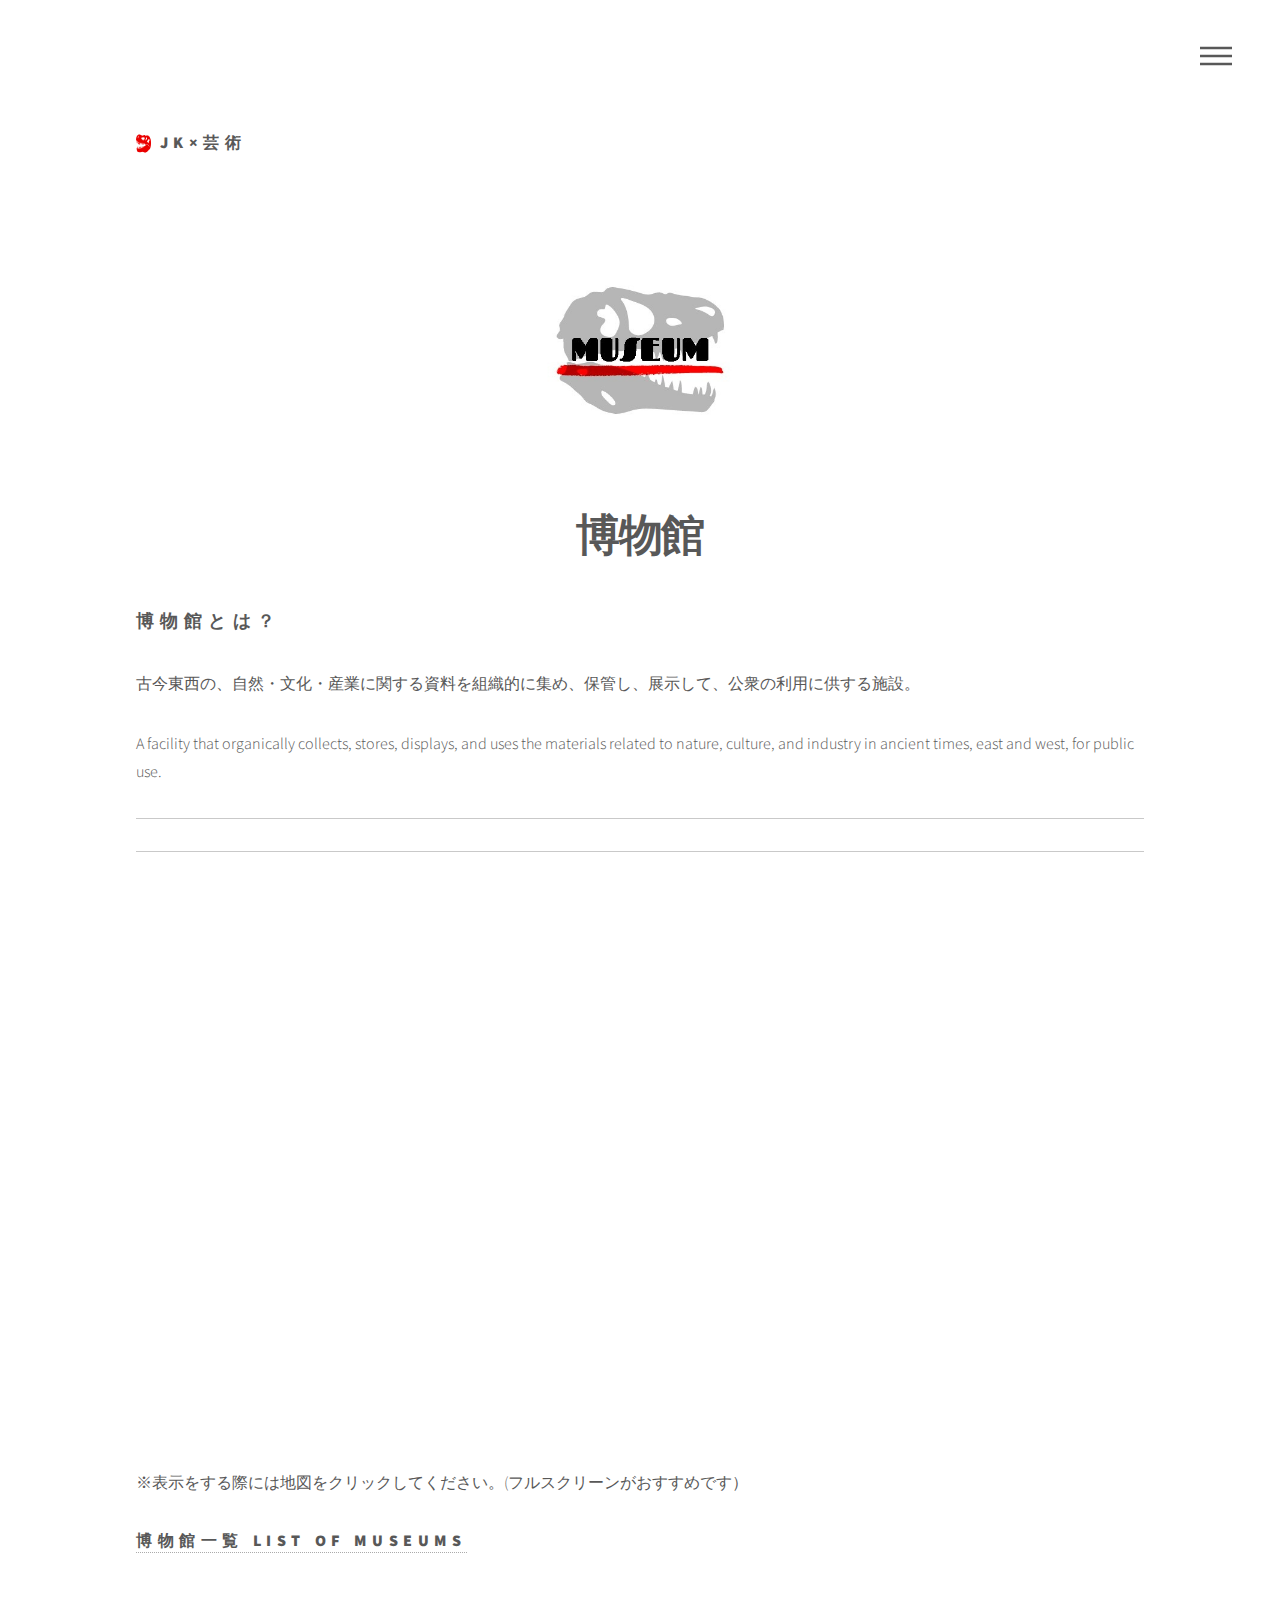
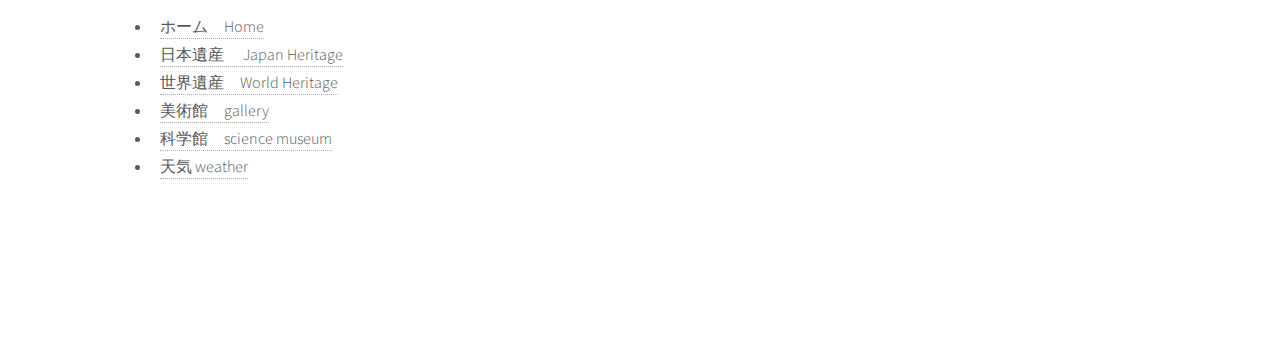
<file: hakubutu.html>
<!DOCTYPE HTML>
<!--
	Phantom by HTML5 UP
	html5up.net | @ajlkn
	Free for personal and commercial use under the CCA 3.0 license (html5up.net/license)
-->
<html>
	<head>
		<title>Elements - Phantom by HTML5 UP</title>
		<meta charset="utf-8" />
		<meta name="viewport" content="width=device-width, initial-scale=1" />
		<!--[if lte IE 8]><script src="assets/js/ie/html5shiv.js"></script><![endif]-->
		<link rel="stylesheet" href="assets/css/main.css" />
		<!--[if lte IE 9]><link rel="stylesheet" href="assets/css/ie9.css" /><![endif]-->
		<!--[if lte IE 8]><link rel="stylesheet" href="assets/css/ie8.css" /><![endif]-->
	</head>
	<body>
		<!-- Wrapper -->
			<div id="wrapper">

				<!-- Header -->
					<header id="header">
						<div class="inner">

							<!-- Logo -->
								<a href="index.html" class="logo">
									<img src="bijutu/hakubutu2.jpg" alt=""width="15" height="25"><span class="title">&nbsp;JK×芸術</span>
								</a>

							<!-- Nav -->
								<nav>
									<ul>
										<li><a href="#menu">Menu</a></li>
									</ul>
								</nav>

						</div>
					</header>

				<!-- Menu -->
					<nav id="menu">
						<h2>Menu</h2>
						<ul>
						    <li><a href="index.html">ホーム Home</a></li>
							<li><a href="nihon.html">日本遺産 Japan heritage</a></li>
							<li><a href="sekai.html">世界遺産 World Heritage</a></li>
							<li><a href="hakubutu.html">博物館 museum</a></li>
                            <li><a href="bijutu.html">美術館 gallery</a></li>
                            <li><a href="kagaku.html">科学館 science</a></li>
                            <li><a href="tenki.html">天気 weather </a></li>
						</ul>
					</nav>

				<!-- Main -->
					<div id="main">
						<div class="inner">
                        <CENTER>
                        <img src="bijutu/haku.top.jpg" alt=""width="300" height="300">
                        	<h1>博物館</h1>
                                </CENTER>
							<!-- Text -->
								<section>
									<h2>博物館とは？</h2>
                                    <p>古今東西の、自然・文化・産業に関する資料を組織的に集め、保管し、展示して、公衆の利用に供する施設。</p>
									<p>A facility that organically collects, stores, displays, and uses the materials related to nature, culture, and industry in ancient times, east and west, for public use.</p>
									<hr />
									
									<hr />
                                        <style>
.ggmap {
position: relative;
padding-bottom: 55%;
padding-top: 30px;
height: 20;
overflow: hidden;
}
 
.ggmap iframe,
.ggmap object,
.ggmap embed {
position: absolute;
top: 0;
left: 0;
width: 100%;
height: 100%;
}
</style>

                                    <div class="ggmap">
                                   <iframe src="https://www.google.com/maps/d/embed?mid=13rH8BXNSkqWcV5nuFsq-csEXrzU" width="640" height="480"></iframe></div>
    								
                                                
                                    

</code></pre> 
								</section>

							<!-- Lists -->
								<section>
									    <p>※表示をする際には地図をクリックしてください。(フルスクリーンがおすすめです）<p/>	
									<div class="row">
										<div class="6u 12u$(medium)">
											
                                            <h3><a href="hakubutu2.html">博物館一覧 List of museums</a></h3>
											<ul>
                                            <br>
											    <li><a href="index.html">ホーム　Home</a></li>
												<li><a href="nihon.html">日本遺産 　Japan Heritage</a></li>
												<li><a href="sekai.html">世界遺産　World Heritage </a></li>
                                                <li><a href="bijutu.html">美術館　gallery</a></li>
    											<li><a href="kagaku.html">科学館　science museum</a></li>                                    
                                                <li><a href="tenki.html">天気 weather </a></li>
											</ul>
											<br>
                                            
										</div>
									</div>
									
						
						
						
										
						
							
						</div>
					</footer>

			</div>

		<!-- Scripts -->
			<script src="assets/js/jquery.min.js"></script>
			<script src="assets/js/skel.min.js"></script>
			<script src="assets/js/util.js"></script>
			<!--[if lte IE 8]><script src="assets/js/ie/respond.min.js"></script><![endif]-->
			<script src="assets/js/main.js"></script>

	</body>
</html>
</file>
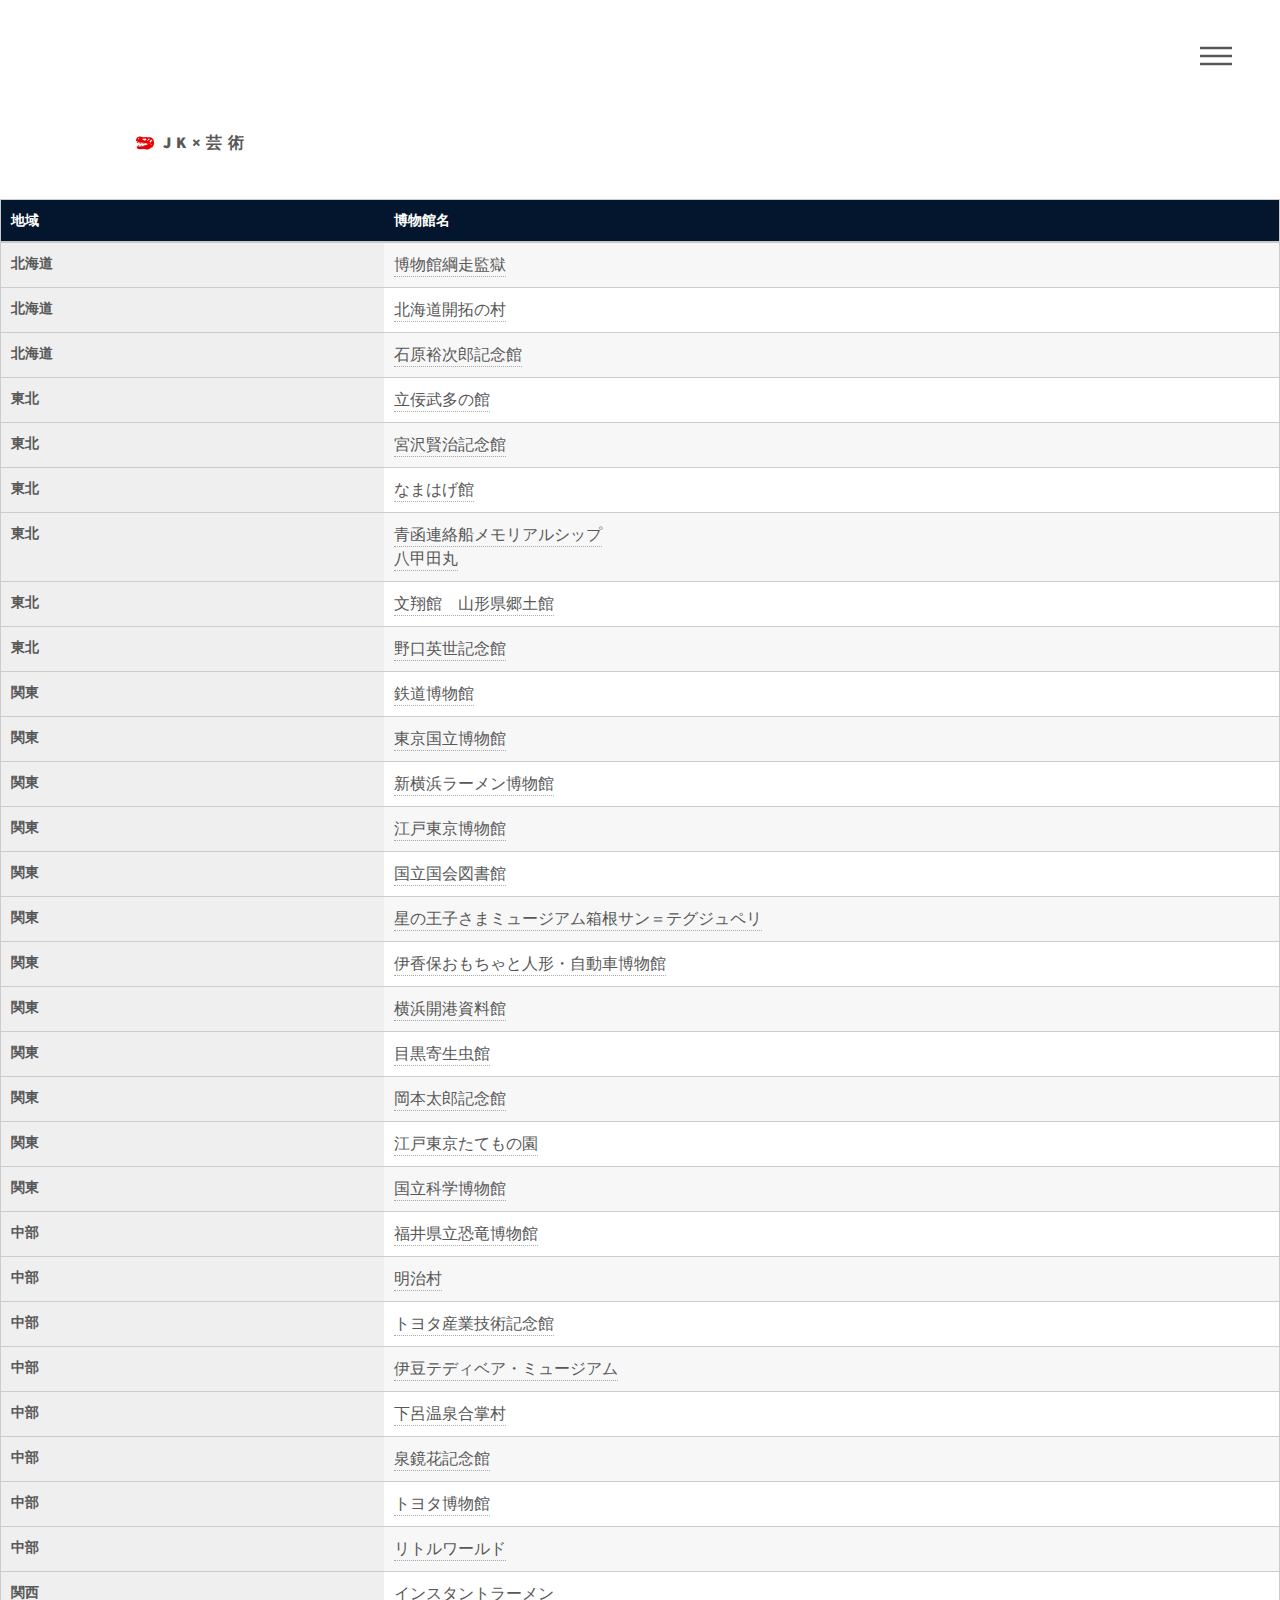
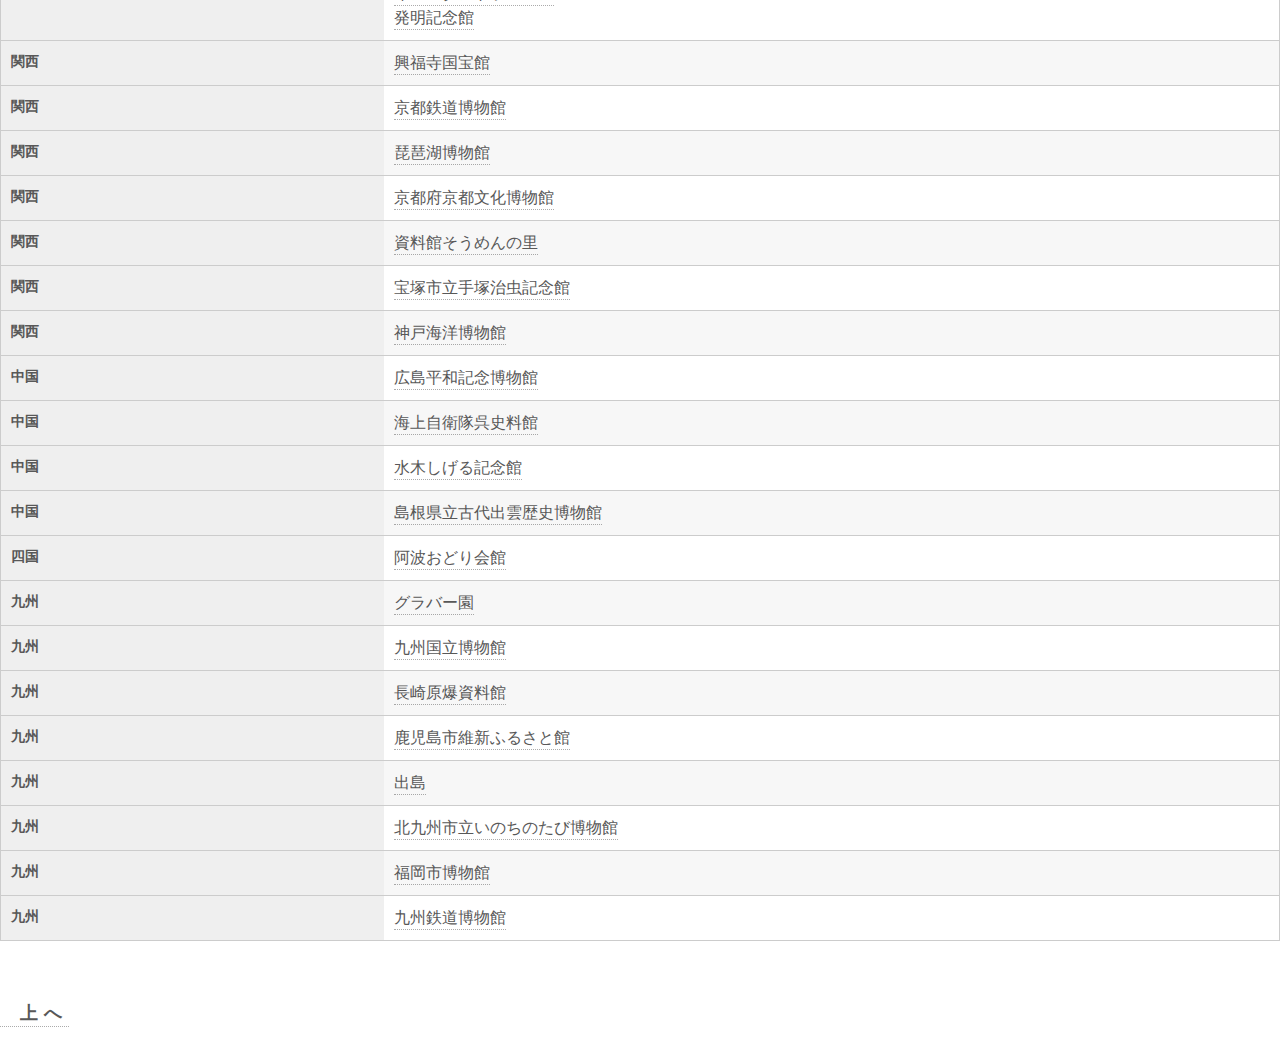
<file: hakubutu2.html>
<!DOCTYPE HTML>
<!--
    Phantom by HTML5 UP
	html5up.net | @ajlkn
	Free for personal and commercial use under the CCA 3.0 license (html5up.net/license)
-->
<html>
	<head>
		<title>Elements - Phantom by HTML5 UP</title>
		<meta charset="utf-8" />
		<meta name="viewport" content="width=device-width, initial-scale=1" />
		<!--[if lte IE 8]><script src="assets/js/ie/html5shiv.js"></script><![endif]-->
		<link rel="stylesheet" href="assets/css/main.css" />
		<!--[if lte IE 9]><link rel="stylesheet" href="assets/css/ie9.css" /><![endif]-->
		<!--[if lte IE 8]><link rel="stylesheet" href="assets/css/ie8.css" /><![endif]-->
	</head>
	<body>
		<!-- Wrapper -->
			<div id="wrapper">

				<!-- Header -->
					<header id="header">
						<div class="inner">

							<!-- Logo -->
								<a href="index.html" class="logo">
									<img src="bijutu/hakubutu2.jpg" alt=""width="18" height="18"><span class="title">&nbsp;JK×芸術</span>
								</a>

							<!-- Nav -->
								<nav>
									<ul>
										<li><a href="#menu">Menu</a></li>
									</ul>
								</nav>

						</div>
					</header>

				<!-- Menu -->
					<nav id="menu">
						<h2>Menu</h2>
						<ul>
							<li><a href="index.html">ホーム Home</a></li>
							<li><a href="nihon.html">日本遺産 Japan heritage</a></li>
							<li><a href="sekai.html">世界遺産 World Heritage</a></li>
							<li><a href="hakubutu.html">博物館 museum</a></li>
                            <li><a href="bijutu.html">美術館 gallery</a></li>
                            <li><a href="kagaku.html">科学館 science</a></li>
                            <li><a href="tenki.html">天気 weather </a></li>
						</ul>
					</nav>
                    
                    
			<table class="type07">
    <thead>
	<tr>
		<th scope="cols">地域</th>
		<th scope="cols">博物館名</th>
	</tr>
	</thead>
	<tbody>
	<tr>
		<th scope="row">北海道</th>
		<td><a href="http://www.kangoku.jp/">博物館綱走監獄</a></td>
	</tr>
	<tr>
		<th scope="row"> 北海道</th>
		<td><a href="http://www.kaitaku.or.jp/">北海道開拓の村</a></td>
	</tr>
	<tr>
		<th scope="row">北海道</th>
		<td><a href="http://www.yujiro-kinenkan.com/">石原裕次郎記念館</a></td>
	</tr>
    <tr>
    	<th scope="row">東北</th>
		<td><a href="http://www.tachineputa.jp/">立佞武多の館</a></td>
	</tr>
	<tr>
		<th scope="row">東北</th>
		<td><a href="http://www.city.hanamaki.iwate.jp/bunkasports/501/miyazawakenji/p004116.html">宮沢賢治記念館</a></td>
	</tr>
	<tr>
		<th scope="row">東北</th>
		<td><a href="https://www.namahage.co.jp/namahagekan/exhibit.php">なまはげ館</a></td>
	</tr>
    <tr>
    	<th scope="row">東北</th>
		<td><a href="http://aomori-hakkoudamaru.com/">青函連絡船メモリアルシップ<br>八甲田丸</a></td>
	</tr>
	<tr>
		<th scope="row">東北</th>
		<td><a href="http://www.gakushubunka.jp/bunsyokan/">文翔館　山形県郷土館</a></td>
	</tr>
	<tr>
		<th scope="row">東北</th>
		<td><a href="http://www.noguchihideyo.or.jp/">野口英世記念館</a></td>
	</tr>
    <tr>
    	<th scope="row">関東</th>
		<td><a href="http://www.railway-museum.jp/">鉄道博物館</a></td>
	</tr>
	<tr>
		<th scope="row">関東</th>
		<td><a href="http://www.tnm.jp/">東京国立博物館</a></td>
	</tr>
	<tr>
		<th scope="row">関東</th>
		<td><a href="http://www.raumen.co.jp/">新横浜ラーメン博物館</a></td>
	</tr>
    <tr>
    	<th scope="row">関東</th>
		<td><a href="https://www.edo-tokyo-museum.or.jp/">江戸東京博物館</a></td>
	</tr>
	<tr>
		<th scope="row">関東</th>
		<td><a href="http://www.ndl.go.jp/">国立国会図書館</a></td>
	</tr>
	<tr>
		<th scope="row">関東</th>
		<td><a href="http://www.tbs.co.jp/l-prince/">星の王子さまミュージアム箱根サン＝テグジュペリ</a></td>
	</tr>
    <tr>
    	<th scope="row">関東</th>
		<td><a href="http://www.ikaho-omocha.jp/">伊香保おもちゃと人形・自動車博物館</a></td>
	</tr>
	<tr>
		<th scope="row">関東</th>
		<td><a href="http://www.kaikou.city.yokohama.jp/index.htm">横浜開港資料館</a></td>
	</tr>
	<tr>
		<th scope="row">関東</th>
		<td><a href="http://www.kiseichu.org/">目黒寄生虫館</a></td>
	</tr>
    <tr>
    	<th scope="row">関東</th>
		<td><a href="http://www.taro-okamoto.or.jp/">岡本太郎記念館</a></td>
	</tr>
	<tr>
		<th scope="row">関東</th>
		<td><a href="http://www.tatemonoen.jp/">江戸東京たてもの園</a></td>
	</tr>
    <tr>
    	<th scope="row">関東</th>
		<td><a href="http://www.kahaku.go.jp/">国立科学博物館</a></td>
	</tr>
    <tr>
    	<th scope="row">中部</th>
		<td><a href="https://www.dinosaur.pref.fukui.jp/">福井県立恐竜博物館</a></td>
	</tr>
	<tr>
		<th scope="row">中部</th>
		<td><a href="http://www.meijimura.com/">明治村</a></td>
	</tr>
	<tr>
		<th scope="row">中部</th>
		<td><a href="http://www.tcmit.org/">トヨタ産業技術記念館</a></td>
	</tr>
    <tr>
    	<th scope="row">中部</th>
		<td><a href="http://www.teddynet.co.jp/">伊豆テディベア・ミュージアム</a></td>
	</tr>
	<tr>
		<th scope="row">中部</th>
		<td><a href="http://www.gero-gassho.jp/">下呂温泉合掌村</a></td>
	</tr>
	<tr>
		<th scope="row">中部</th>
		<td><a href="http://www.kanazawa-museum.jp/kyoka/index2.html">泉鏡花記念館</a></td>
	</tr>
    <tr>
    	<th scope="row">中部</th>
		<td><a href="http://www.toyota.co.jp/Museum/">トヨタ博物館</a></td>
	</tr>
     <tr>
        <th scope="row">中部</th>
		<td><a href="http://www.littleworld.jp/">リトルワールド</a></td>
	</tr>
	 <tr>
        <th scope="row">関西</th>
		<td><a href="https://www.cupnoodles-museum.jp/ja/osaka_ikeda/">インスタントラーメン<br>発明記念館</a></td>
	</tr>
	 <tr>
        <th scope="row">関西</th>
		<td><a href="http://www.kohfukuji.com/about/construction/kokuhokan.html">興福寺国宝館</a></td>
	</tr>
     <tr>
        <th scope="row">関西</th>
		<td><a href="http://www.kyotorailwaymuseum.jp/">京都鉄道博物館</a></td>
	</tr>
	 <tr>
        <th scope="row">関西</th>
		<td><a href="http://www.biwahaku.jp/">琵琶湖博物館</a></td>
	</tr>
	 <tr>
        <th scope="row">関西</th>
		<td><a href="http://www.bunpaku.or.jp/">京都府京都文化博物館</a></td>
	</tr>
    <tr>
        <th scope="row">関西</th>
    	<td><a href="http://www.ibonoito.or.jp/soumennosato/">資料館そうめんの里</a></td>
	</tr>
    <tr>
        <th scope="row">関西</th>
    	<td><a href="http://www.city.takarazuka.hyogo.jp/tezuka/">宝塚市立手塚治虫記念館</a></td>
	</tr>
    <tr>
        <th scope="row">関西</th>
    	<td><a href="http://www.kobe-maritime-museum.com/">神戸海洋博物館</a></td>
	</tr>
     <tr>
        <th scope="row">中国</th>
    	<td><a href="http://hpmmuseum.jp/">広島平和記念博物館</a></td>
	</tr>
    <tr>
        <th scope="row">中国</th>
        <td><a href="https://www.jmsdf-kure-museum.go.jp/">海上自衛隊呉史料館</a></td>
	</tr>
     <tr>
        <th scope="row">中国</th>
        <td><a href="http://mizuki.sakaiminato.net/">水木しげる記念館</a></td>
    </tr>
     <tr>
        <th scope="row">中国</th>
        <td><a href="http://www.izm.ed.jp/">島根県立古代出雲歴史博物館</a></td>
    </tr>
     <tr>
        <th scope="row">四国</th>
        <td><a href="http://www.awaodori-kaikan.jp/">阿波おどり会館</a></td>
    </tr>
    <tr>
        <th scope="row">九州</th>
        <td><a href="http://www.glover-garden.jp/">グラバー園</a></td>
    </tr>
    <tr>
        <th scope="row">九州</th>
        <td><a href="http://www.kyuhaku.jp/">九州国立博物館</a></td>
    </tr>
    <tr>
        <th scope="row">九州</th>
        <td><a href="http://nagasakipeace.jp/japanese/abm.html">長崎原爆資料館</a></td>
    </tr>
     <tr>
        <th scope="row">九州</th>
        <td><a href="http://ishinfurusatokan.info/">鹿児島市維新ふるさと館</a></td>
    </tr>
     <tr>
        <th scope="row">九州</th>
        <td><a href="http://nagasakidejima.jp/">出島</a></td>
    </tr>
     <tr>
        <th scope="row">九州</th>
        <td><a href="http://www.kmnh.jp/">北九州市立いのちのたび博物館</a></td>
    </tr>
     <tr>
        <th scope="row">九州</th>
        <td><a href="http://museum.city.fukuoka.jp/">福岡市博物館</a></td>
    </tr>
     <tr>
        <th scope="row">九州</th>
        <td><a href="http://www.k-rhm.jp/">九州鉄道博物館</a></td>
    </tr>
     
	</tbody>
</table>
                                 
　　　　　　　　　　　　　　　　　　　    <br>
                                                
										</div>
									</div>
									<h2><a href="#">&nbsp;&nbsp;上へ</a></h2>
						
							
						</div>
					</footer>

			</div>

		<!-- Scripts -->
			<script src="assets/js/jquery.min.js"></script>
			<script src="assets/js/skel.min.js"></script>
			<script src="assets/js/util.js"></script>
			<!--[if lte IE 8]><script src="assets/js/ie/respond.min.js"></script><![endif]-->
			<script src="assets/js/main.js"></script>

	</body>
</html>

	</body>
</html>
</file>
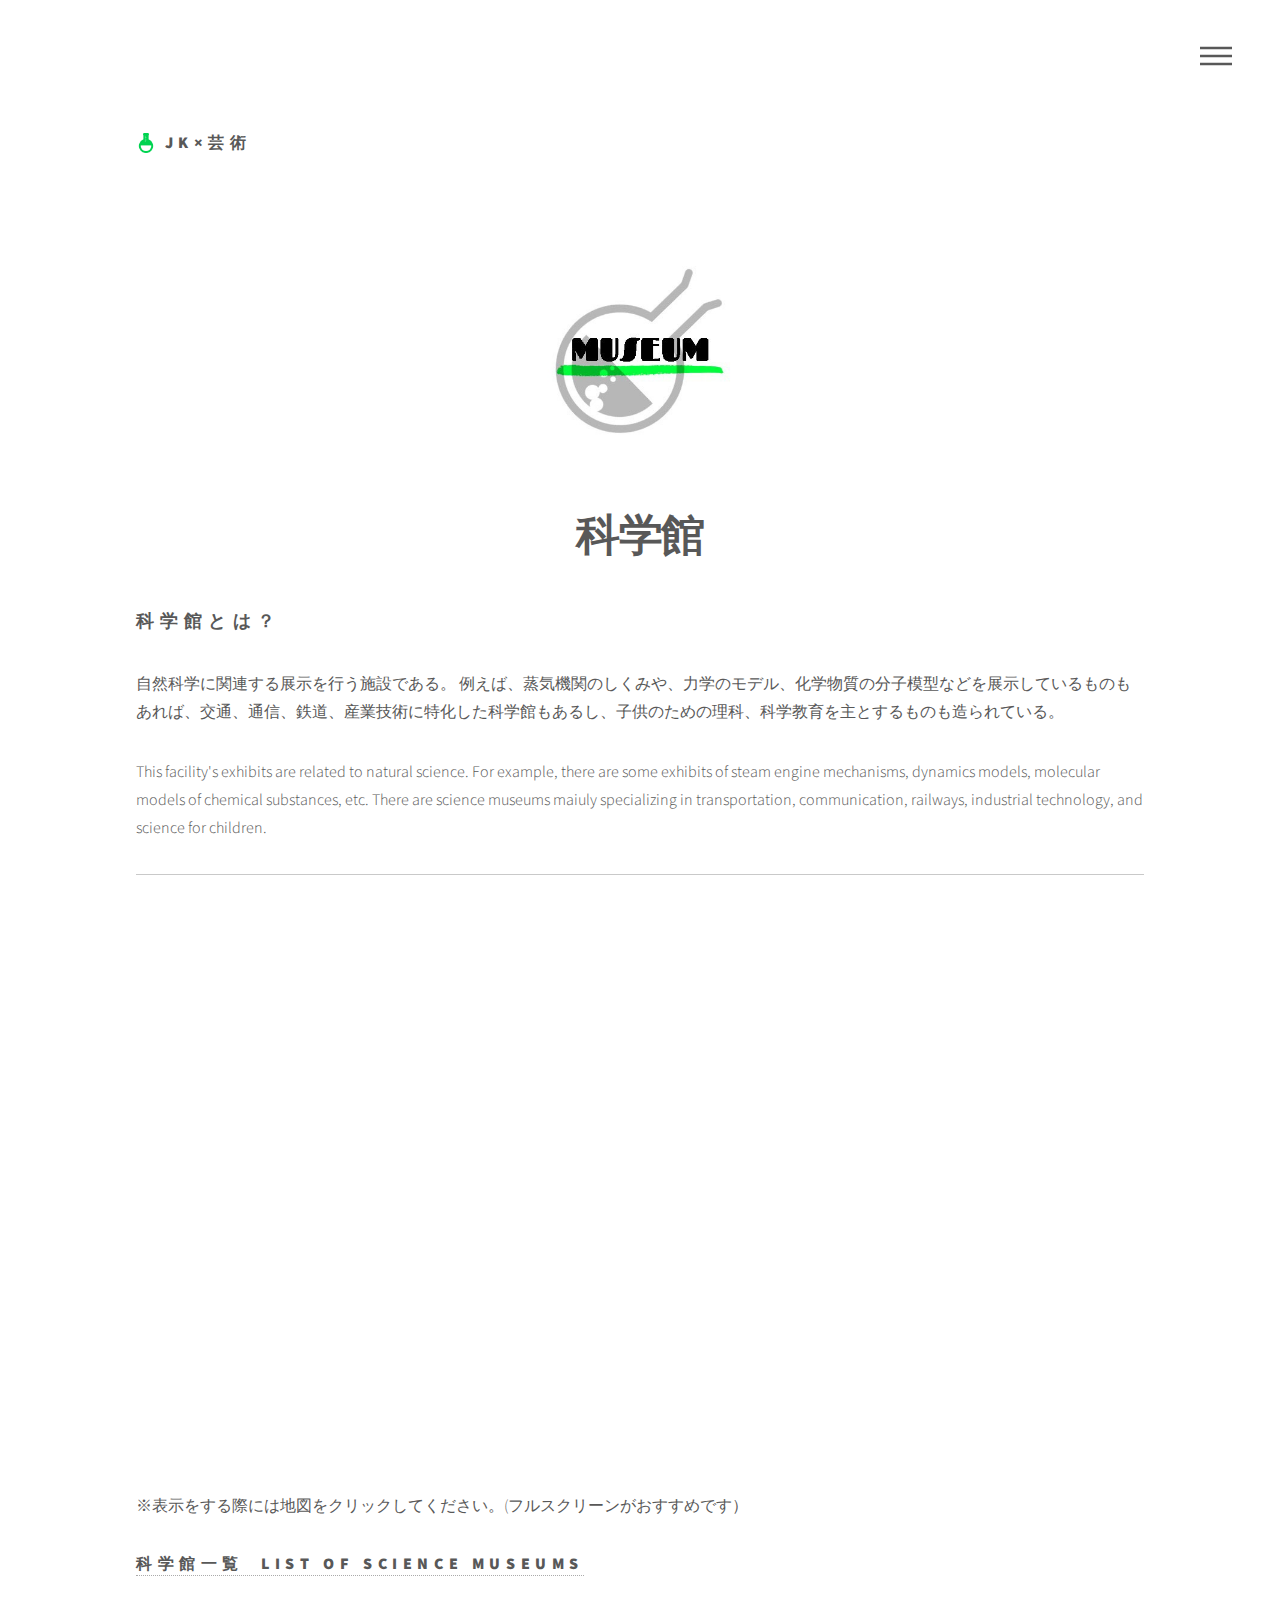
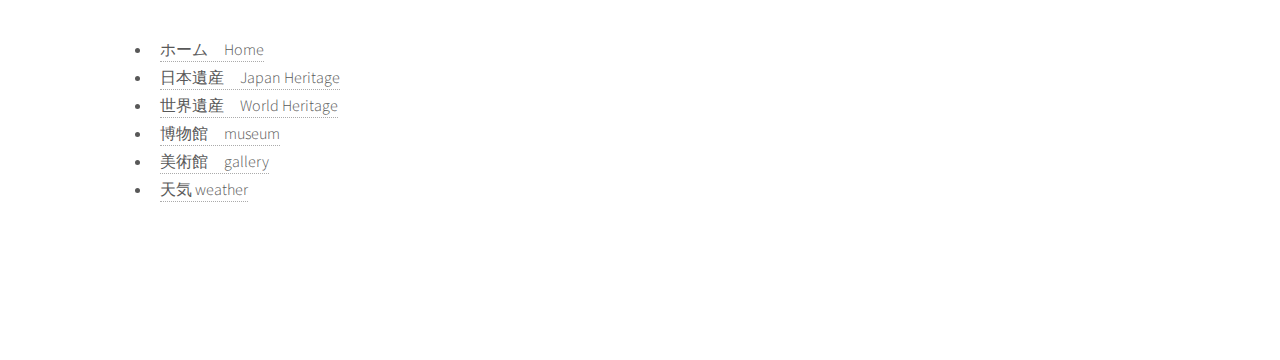
<file: kagaku.html>
<!DOCTYPE HTML>
<!--
	Phantom by HTML5 UP
	html5up.net | @ajlkn
	Free for personal and commercial use under the CCA 3.0 license (html5up.net/license)
-->
<html>
	<head>
		<title>Elements - Phantom by HTML5 UP</title>
		<meta charset="utf-8" />
		<meta name="viewport" content="width=device-width, initial-scale=1" />
		<!--[if lte IE 8]><script src="assets/js/ie/html5shiv.js"></script><![endif]-->
		<link rel="stylesheet" href="assets/css/main.css" />
		<!--[if lte IE 9]><link rel="stylesheet" href="assets/css/ie9.css" /><![endif]-->
		<!--[if lte IE 8]><link rel="stylesheet" href="assets/css/ie8.css" /><![endif]-->
	</head>
	<body>
		<!-- Wrapper -->
			<div id="wrapper">

				<!-- Header -->
					<header id="header">
						<div class="inner">

							<!-- Logo -->
								<a href="index.html" class="logo">
									<img src="bijutu/kagaku2.jpg" alt=""width="20" height="20"><span class="title">&nbsp;JK×芸術</span>
								</a>

							<!-- Nav -->
								<nav>
									<ul>
										<li><a href="#menu">Menu</a></li>
									</ul>
								</nav>

						</div>
					</header>

				<!-- Menu -->
					<nav id="menu">
						<h2>Menu</h2>
						<ul>
						    <li><a href="index.html">ホーム Home</a></li>
							<li><a href="nihon.html">日本遺産 Japan heritage</a></li>
							<li><a href="sekai.html">世界遺産 World Heritage</a></li>
							<li><a href="hakubutu.html">博物館 museum</a></li>
                            <li><a href="bijutu.html">美術館 gallery</a></li>
                            <li><a href="kagaku.html">科学館 science</a></li>
                            <li><a href="tenki.html">天気 weather </a></li>
						</ul>
					</nav>

				<!-- Main -->
					<div id="main">
						<div class="inner">
                        <CENTER>
                        <img src="bijutu/kagaku.top.jpg" alt=""width="300" height="300">
                        	<h1>科学館</h1>
                                </CENTER>
							<!-- Text -->
								<section>
									<h2>科学館とは？</h2>
                                    <p>自然科学に関連する展示を行う施設である。 例えば、蒸気機関のしくみや、力学のモデル、化学物質の分子模型などを展示しているものもあれば、交通、通信、鉄道、産業技術に特化した科学館もあるし、子供のための理科、科学教育を主とするものも造られている。</p>
									<p>This facility's exhibits are related to natural science. For example, there are some exhibits of steam engine mechanisms, dynamics models, molecular models of chemical substances, etc. There are science museums maiuly specializing in transportation, communication, railways, industrial technology, and science for children.</p>
									<hr />
                                     <style>
.ggmap {
position: relative;
padding-bottom: 55%;
padding-top: 30px;
height: 20;
overflow: hidden;
}
 
.ggmap iframe,
.ggmap object,
.ggmap embed {
position: absolute;
top: 0;
left: 0;
width: 100%;
height: 100%;
}
</style>

                                    <div class="ggmap">
                                  <iframe src="https://www.google.com/maps/d/embed?mid=1Ed5pT6UbBMnfu7aKgDhY1m-VHqU" width="640" height="480"></iframe></div>
        							
                                    
								
                                    
                                   


</code></pre>
								</section>

							<!-- Lists -->
								<section>
									    <p>※表示をする際には地図をクリックしてください。(フルスクリーンがおすすめです）<p/>    
									<div class="row">
										<div class="6u 12u$(medium)">
											  
                                            <h3><a href="kagaku2.html">科学館一覧 &nbsp;List of science museums</a></h3>
											<ul>
                                            <br>
												<li><a href="index.html">ホーム　Home</a></li>
												<li><a href="nihon.html">日本遺産　Japan Heritage</a></li>
												<li><a href="sekai.html">世界遺産　World Heritage </a></li>
                                                <li><a href="hakubutu.html">博物館　museum</a></li>    
                                                <li><a href="bijutu.html">美術館　gallery</a></li>
    											 <li><a href="tenki.html">天気 weather </a></li>                        
                                                
											</ul>
											<br>
                                            
                                                
										</div>
									</div>
									
						
						</div>
					</footer>

			</div>

		<!-- Scripts -->
			<script src="assets/js/jquery.min.js"></script>
			<script src="assets/js/skel.min.js"></script>
			<script src="assets/js/util.js"></script>
			<!--[if lte IE 8]><script src="assets/js/ie/respond.min.js"></script><![endif]-->
			<script src="assets/js/main.js"></script>

	</body>
</html>
</file>
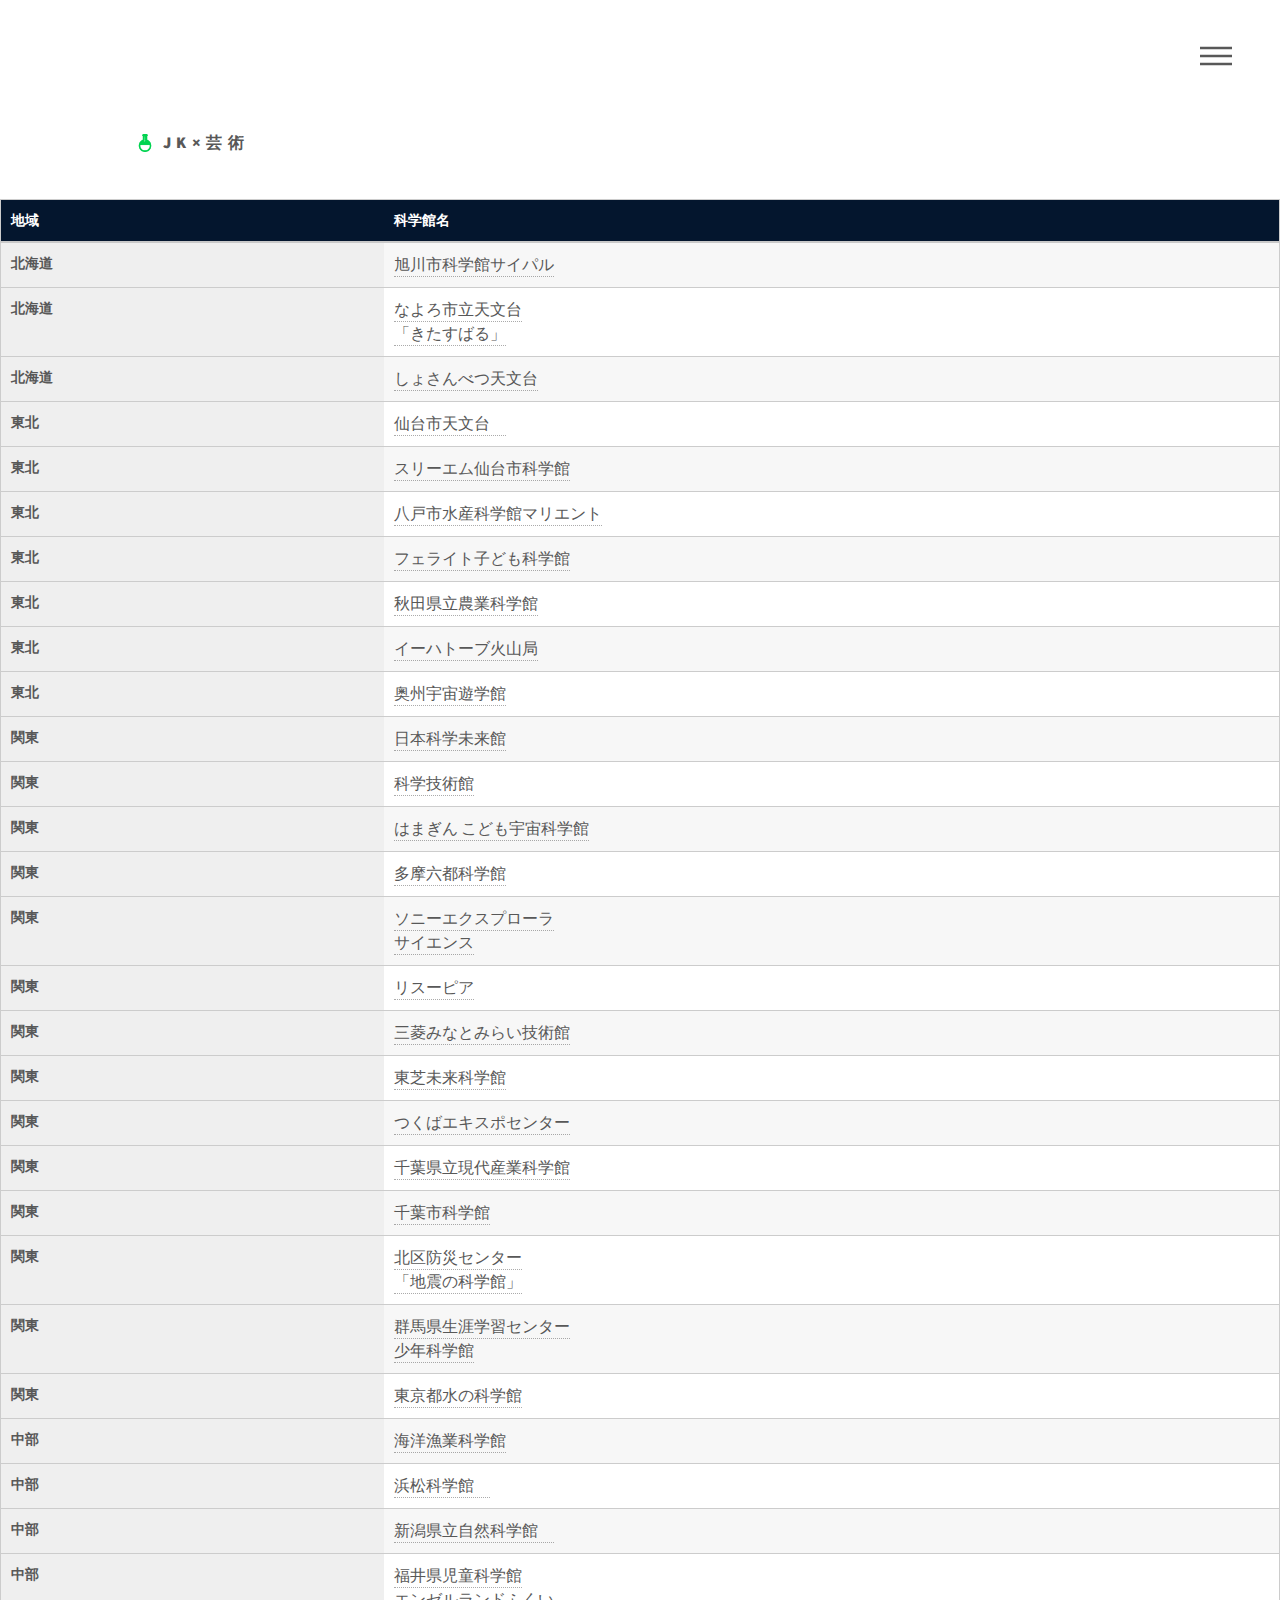
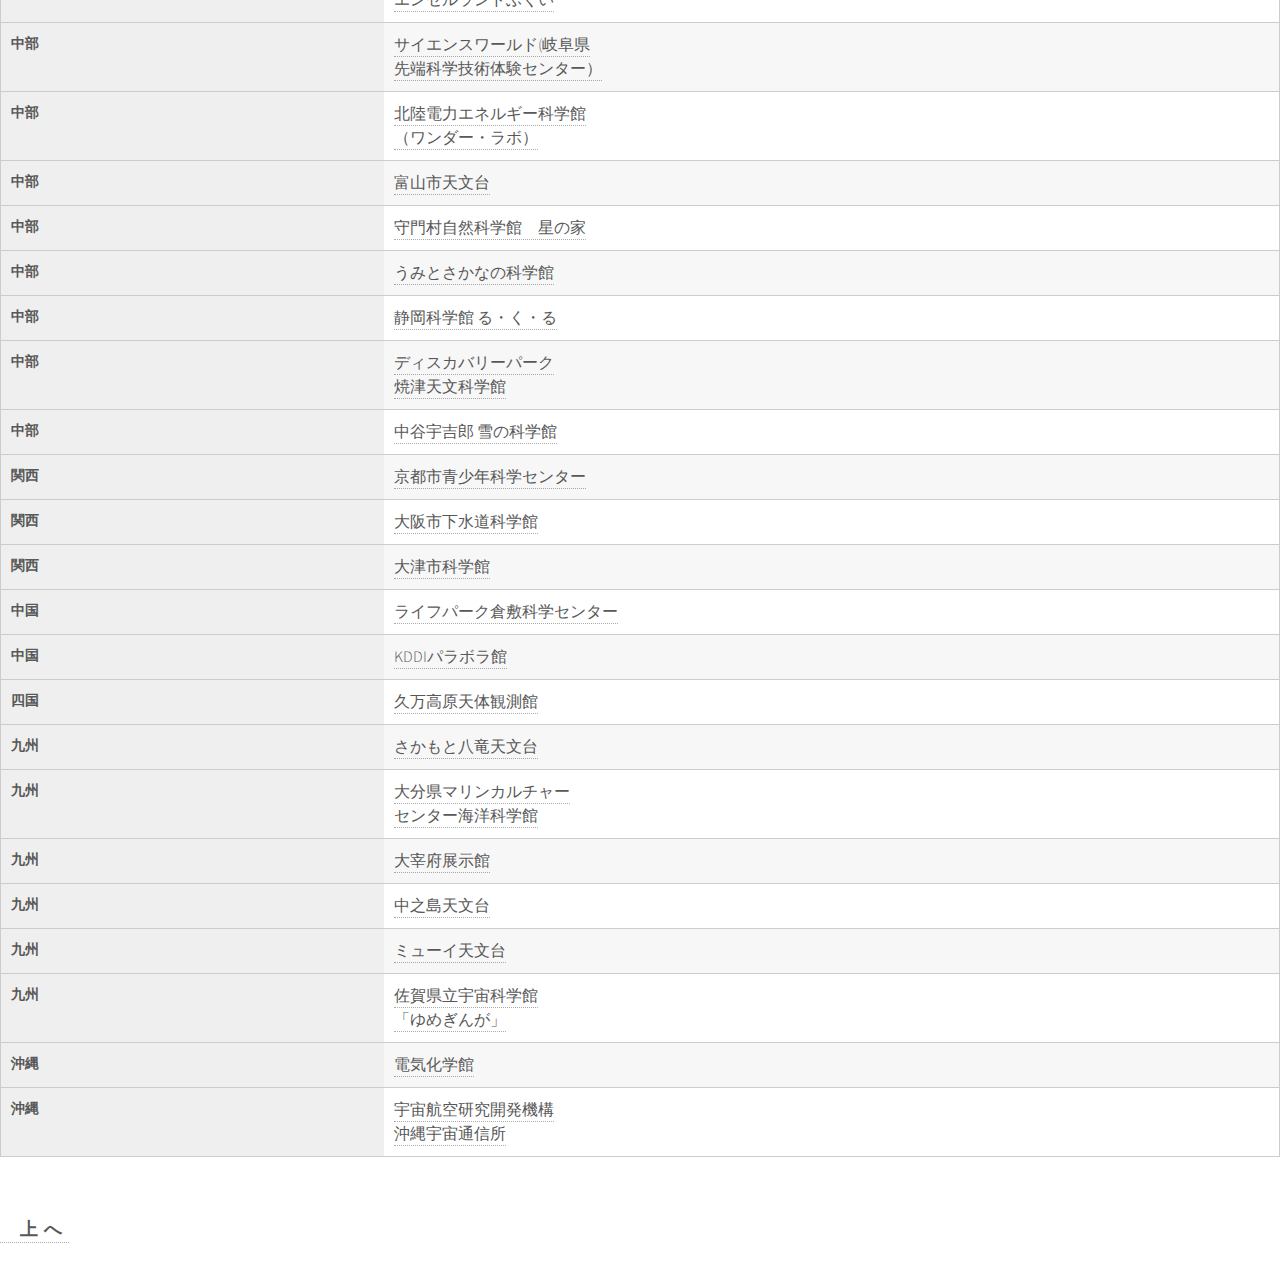
<file: kagaku2.html>
<!DOCTYPE HTML>
<!--
    Phantom by HTML5 UP
	html5up.net | @ajlkn
	Free for personal and commercial use under the CCA 3.0 license (html5up.net/license)
-->
<html>
	<head>
		<title>Elements - Phantom by HTML5 UP</title>
		<meta charset="utf-8" />
		<meta name="viewport" content="width=device-width, initial-scale=1" />
		<!--[if lte IE 8]><script src="assets/js/ie/html5shiv.js"></script><![endif]-->
		<link rel="stylesheet" href="assets/css/main.css" />
		<!--[if lte IE 9]><link rel="stylesheet" href="assets/css/ie9.css" /><![endif]-->
		<!--[if lte IE 8]><link rel="stylesheet" href="assets/css/ie8.css" /><![endif]-->
	</head>
	<body>
		<!-- Wrapper -->
			<div id="wrapper">

				<!-- Header -->
					<header id="header">
						<div class="inner">

							<!-- Logo -->
								<a href="index.html" class="logo">
									<img src="bijutu/kagaku2.jpg" alt=""width="18" height="18"><span class="title">&nbsp;JK×芸術</span>
								</a>

							<!-- Nav -->
								<nav>
									<ul>
										<li><a href="#menu">Menu</a></li>
									</ul>
								</nav>

						</div>
					</header>

				<!-- Menu -->
					<nav id="menu">
						<h2>Menu</h2>
						<ul>
							<li><a href="index.html">ホーム Home</a></li>
							<li><a href="nihon.html">日本遺産 Japan heritage</a></li>
							<li><a href="sekai.html">世界遺産 World Heritage</a></li>
							<li><a href="hakubutu.html">博物館 museum</a></li>
                            <li><a href="bijutu.html">美術館 gallery</a></li>
                            <li><a href="kagaku.html">科学館 science</a></li>
                            <li><a href="tenki.html">天気 weather </a></li>
						</ul>
					</nav>
                    
                    
			<table class="type07">
    <thead>
	<tr>
		<th scope="cols">地域</th>
		<th scope="cols">科学館名</th>
	</tr>
	</thead>
	<tbody>
	<tr>
		<th scope="row">北海道</th>
		<td><a href="http://www.city.asahikawa.hokkaido.jp/science/">旭川市科学館サイパル</a></td>
	</tr>
	<tr>
		<th scope="row">北海道</th>
		<td><a href="http://www.nayoro-star.jp/">なよろ市立天文台<br>「きたすばる」</a></td>
	</tr>
	<tr>
		<th scope="row">北海道</th>
		<td><a href="http://www.vill.shosanbetsu.lg.jp/shtenmon/">しょさんべつ天文台</a></td>
	</tr>
    <tr>
    	<th scope="row">東北</th>
		<td><a href="http://www.sendai-astro.jp/">仙台市天文台　</a></td>
	</tr>
	<tr>
		<th scope="row">東北</th>
		<td><a href="http://www.kagakukan.sendai-c.ed.jp/">スリーエム仙台市科学館</a></td>
	</tr>
	<tr>
		<th scope="row">東北</th>
		<td><a href="http://www.marient.org/">八戸市水産科学館マリエント</a></td>
	</tr>
    <tr>
    	<th scope="row">東北</th>
		<td><a href="http://www.ferrite.jp/">フェライト子ども科学館</a></td>
	</tr>
    <tr>
        <th scope="row">東北</th>
		<td><a href="http://www.obako.or.jp/sun-agrin/">秋田県立農業科学館</a></td>
	</tr>
	<tr>
		<th scope="row">東北</th>
		<td><a href="http://www.thr.mlit.go.jp/iwate/kodomo/kazan/kazan_info/index.html">イーハトーブ火山局</a></td>
	</tr>
	<tr>
		<th scope="row">東北</th>
		<td><a href="http://uchuyugakukan.com/facilities/">奥州宇宙遊学館</a></td>
	</tr>
    <tr>
    	<th scope="row">関東</th>
		<td><a href="http://www.miraikan.jst.go.jp/">日本科学未来館</a></td>
	</tr>
	<tr>
		<th scope="row">関東</th>
		<td><a href="http://www.jsf.or.jp/">科学技術館</a></td>
	</tr>
	<tr>
		<th scope="row">関東</th>
		<td><a href="http://www.yokohama-kagakukan.jp/">はまぎん こども宇宙科学館</a></td>
	</tr>
    <tr>
    	<th scope="row">関東</th>
		<td><a href="http://www.tamarokuto.or.jp/">多摩六都科学館</a></td>
	</tr>
	<tr>
		<th scope="row">関東</th>
		<td><a href="http://www.sonyexplorascience.jp/">ソニーエクスプローラ<br>サイエンス</a></td>
	</tr>
	<tr>
		<th scope="row">関東</th>
		<td><a href="https://www.panasonic.com/jp/corporate/center/tokyo/risupia.html">リスーピア</a></td>
	</tr>
    <tr>
    	<th scope="row">関東</th>
		<td><a href="http://www.mhi.co.jp/museum/">三菱みなとみらい技術館</a></td>
	</tr>
	<tr>
		<th scope="row">関東</th>
		<td><a href="http://toshiba-mirai-kagakukan.jp/">東芝未来科学館</a></td>
	</tr>
	<tr>
		<th scope="row">関東</th>
		<td><a href="http://www.expocenter.or.jp/">つくばエキスポセンター</a></td>
	</tr>
    <tr>
    	<th scope="row">関東</th>
		<td><a href="https://www.chiba-muse.or.jp/SCIENCE/">千葉県立現代産業科学館</a></td>
	</tr>
	<tr>
		<th scope="row">関東</th>
		<td><a href="http://www.kagakukanq.com/">千葉市科学館</a></td>
	</tr>
    <tr>
    	<th scope="row">関東</th>
		<td><a href="http://www.city.kita.tokyo.jp/bosai/bosai-bohan/bosai/shobosho/kagaku/">北区防災センター<br>「地震の科学館」</a></td>
	</tr>
    <tr>
    	<th scope="row">関東</th>
		<td><a href="http://www.manabi.pref.gunma.jp/syonen/">群馬県生涯学習センター<br>少年科学館</a></td>
	</tr>
	<tr>
		<th scope="row">関東</th>
		<td><a href="http://www.mizunokagaku.jp/">東京都水の科学館</a></td>
	</tr>
	<tr>
		<th scope="row">中部</th>
		<td><a href="http://www.pref.ishikawa.lg.jp/suisan/center/kagakukan/toppage.html">海洋漁業科学館</a></td>
	</tr>
    <tr>
    	<th scope="row">中部</th>
		<td><a href="http://www.hamamatsu-kagakukan.jp/">浜松科学館　</a></td>
	</tr>
	<tr>
		<th scope="row">中部</th>
		<td><a href="http://www.sciencemuseum.jp/">新潟県立自然科学館　</a></td>
	</tr>
	<tr>
		<th scope="row">中部</th>
		<td><a href="http://angelland.or.jp/">福井県児童科学館<br>エンゼルランドふくい</a></td>
	</tr>
    <tr>
    	<th scope="row">中部</th>
		<td><a href="http://www.sw-gifu.com/">サイエンスワールド(岐阜県<br>先端科学技術体験センター）</a></td>
	</tr>
    <tr>
    	<th scope="row">中部</th>
		<td><a href="http://www.rikuden.co.jp/wonder/">北陸電力エネルギー科学館<br>（ワンダー・ラボ）</a></td>
	</tr>
    <tr>
    	<th scope="row">中部</th>
		<td><a href="http://www.tsm.toyama.toyama.jp/tao/">富山市天文台</a></td>
	</tr>
    <tr>
    	<th scope="row">中部</th>
		<td><a href="http://www.niigata-kankou.or.jp/sys/data?page-id=12935/">守門村自然科学館　星の家</a></td>
	</tr>
    <tr>
    	<th scope="row">中部</th>
		<td><a href="http://www.pref.ishikawa.lg.jp/suisan/center/kagakukan/toppage.html">うみとさかなの科学館</a></td>
	</tr>
    <tr>
    	<th scope="row">中部</th>
		<td><a href="https://www.rukuru.jp/">静岡科学館 る・く・る   </a></td>
	</tr>
    <tr>
    	<th scope="row">中部</th>
		<td><a href="http://www.discoverypark.jp/">ディスカバリーパーク<br>焼津天文科学館 </a></td>
	</tr>
    <tr>
    	<th scope="row">中部</th>
		<td><a href="http://kagashi-ss.co.jp/yuki-mus/yuki_home/">中谷宇吉郎 雪の科学館</a></td>
	</tr>
    <tr>
    	<th scope="row">関西</th>
		<td><a href="http://www.edu.city.kyoto.jp/science/">京都市青少年科学センター</a></td>
	</tr>
     <tr>
        <th scope="row">関西</th>
		<td><a href="http://www.city-osaka-sewerage-museum.or.jp/">大阪市下水道科学館 </a></td>
	</tr>
	 <tr>
        <th scope="row">関西</th>
		<td><a href="http://www.city-osaka-sewerage-museum.or.jp/">大津市科学館</a></td>
	</tr>
	 <tr>
        <th scope="row">中国</th>
		<td><a href="http://www2.city.kurashiki.okayama.jp/lifepark/ksc/">ライフパーク倉敷科学センター</a></td>
	</tr>
     <tr>
        <th scope="row">中国</th>
		<td><a href="http://www.kddi.com/parabola/">KDDIパラボラ館</a></td>
	</tr>
	 <tr>
        <th scope="row">四国</th>
		<td><a href="http://www.kumakogen.jp/culture/astro/">久万高原天体観測館</a></td>
	</tr>
     <tr>
        <th scope="row">九州</th>
    	<td><a href="http://www.astro.city.yatsushiro.kumamoto.jp/">さかもと八竜天文台</a></td>
	</tr>
     <tr>
        <th scope="row">九州</th>
    	<td><a href="http://www.oita-mcc.jp/facility/">大分県マリンカルチャー<br>センター海洋科学館</a></td>
	</tr>
    <tr>
        <th scope="row">九州</th>
        <td><a href="http://www.kotodazaifu.net/">大宰府展示館</a></td>
	</tr>
    <tr>
        <th scope="row">九州</th>
        <td><a href="http://www.tokara.jp/profile/naka.html">中之島天文台</a></td>
	</tr>
    <tr>
        <th scope="row">九州</th>
        <td><a href="http://ryugatake.net/%E3%83%9F%E3%83%A5%E3%83%BC%E3%82%A4%E5%A4%A9%E6%96%87%E5%8F%B0.html">ミューイ天文台</a></td>
	</tr>
    <tr>
        <th scope="row">九州</th>
        <td><a href="http://www.yumeginga.jp/">佐賀県立宇宙科学館<br>「ゆめぎんが」</a></td>
	</tr>
    <tr>
        <th scope="row">沖縄</th>
        <td><a href="https://www.okiden.co.jp/livelihood/facilities/">電気化学館</a></td>
	</tr>
    <tr>
        <th scope="row">沖縄</th>
        <td><a href="http://www.jaxa.jp/about/centers/otcs/index_j.html">宇宙航空研究開発機構 <br>沖縄宇宙通信所</a></td>
    </tr>
    	 
	</tbody>
</table>
                                 
　　　　　　　　　　　　　　　　　　　    <br>
                                                
										</div>
									</div>
								<h2><a href="#">&nbsp;&nbsp;上へ</a></h2>
						
							</div>
				

			</div>

		<!-- Scripts -->
			<script src="assets/js/jquery.min.js"></script>
			<script src="assets/js/skel.min.js"></script>
			<script src="assets/js/util.js"></script>
			<!--[if lte IE 8]><script src="assets/js/ie/respond.min.js"></script><![endif]-->
			<script src="assets/js/main.js"></script>

	</body>
</html>

	</body>
</html>
</file>
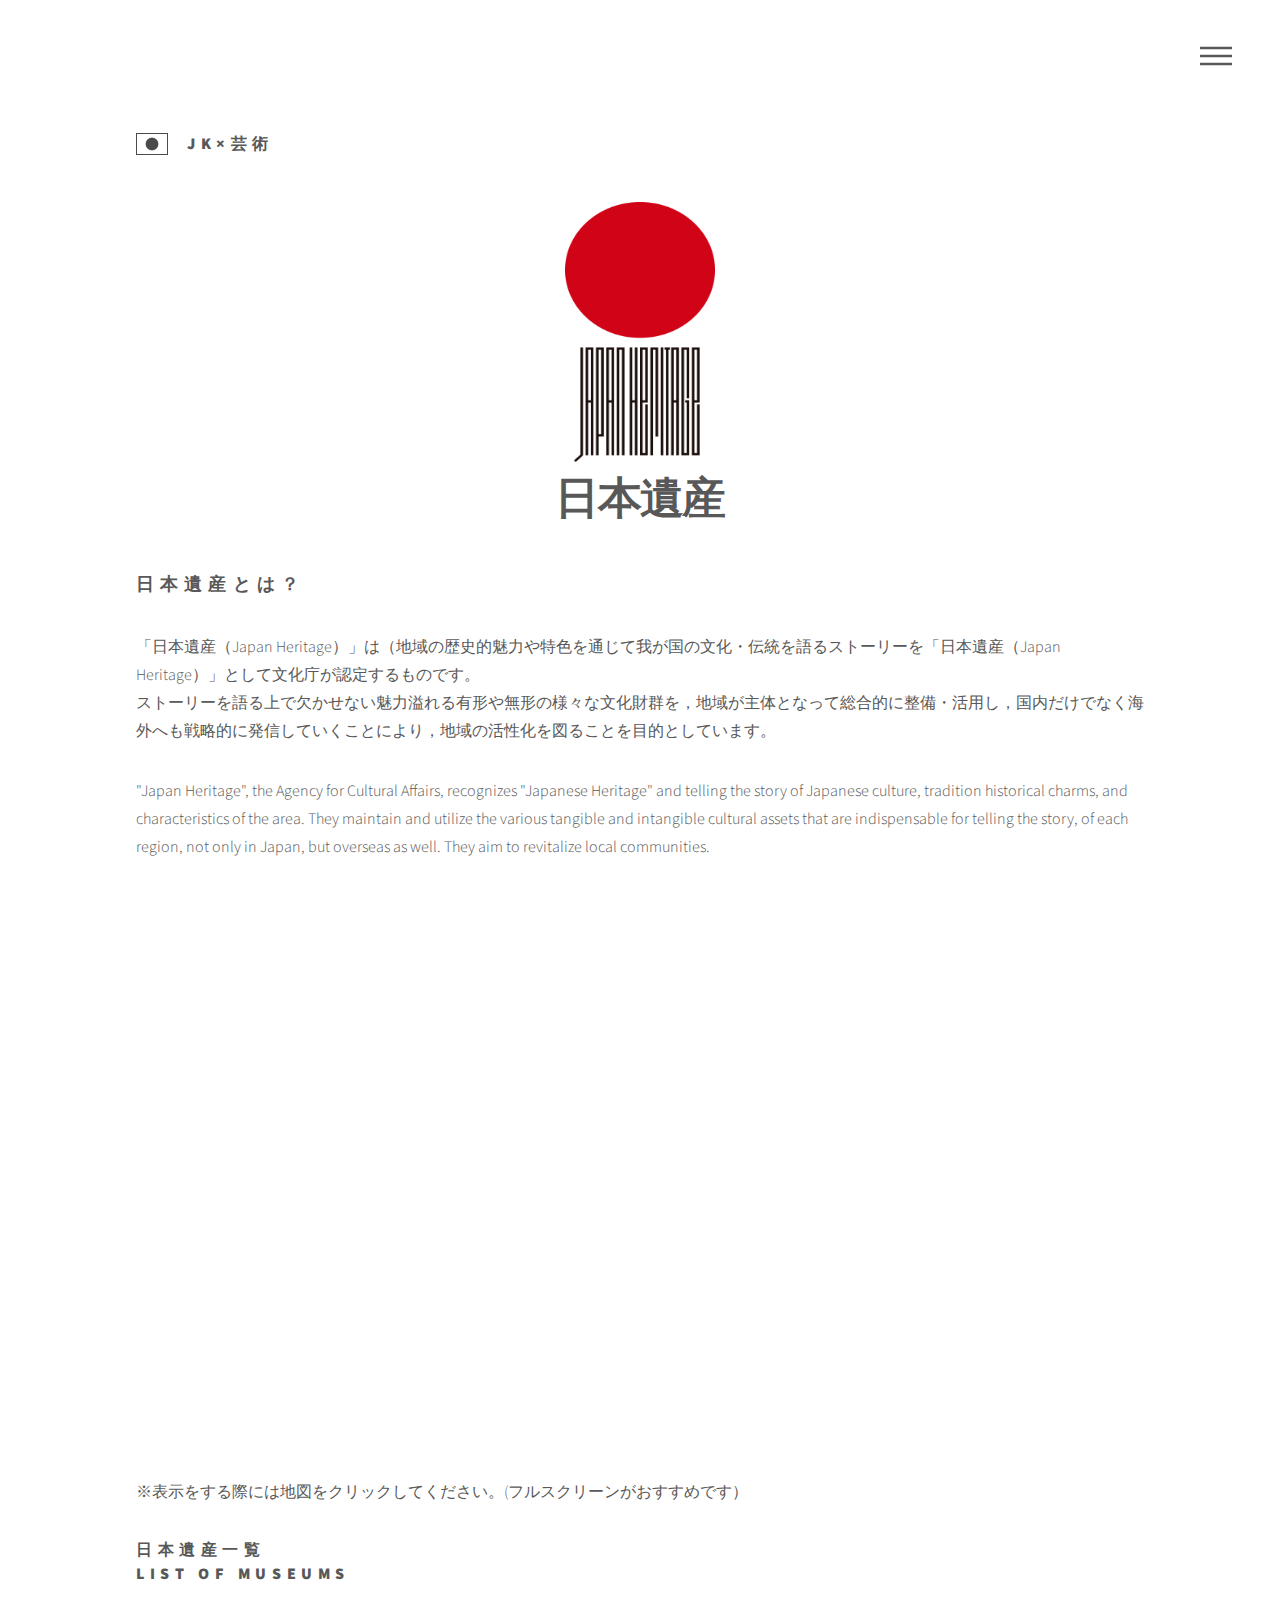
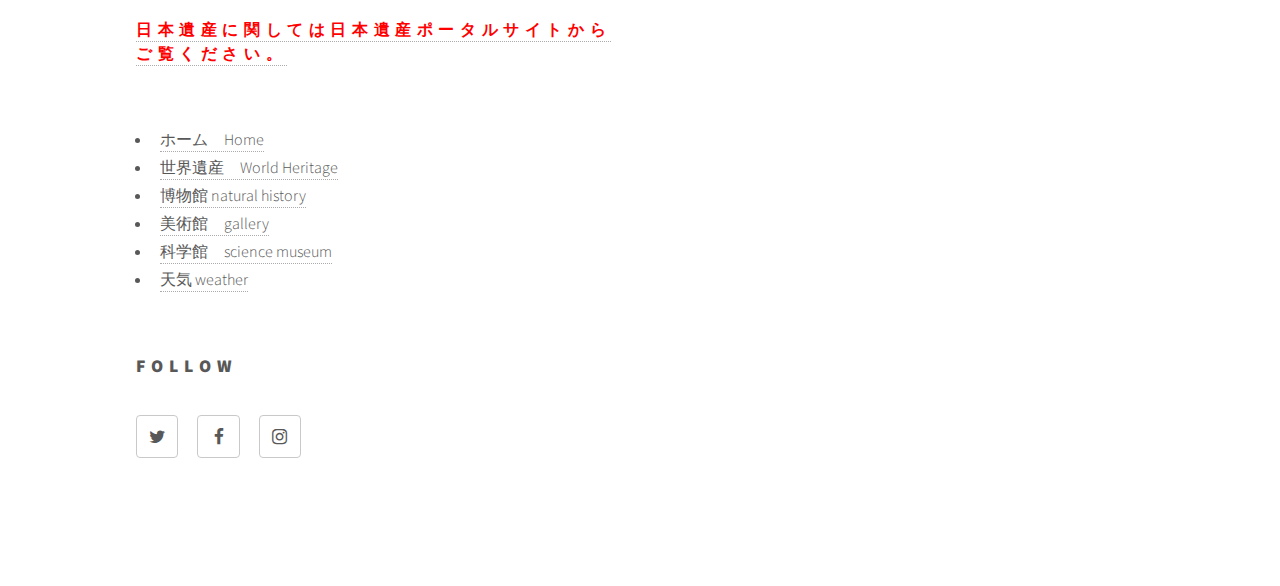
<file: nihon.html>
<!DOCTYPE HTML>
<!--
	Phantom by HTML5 UP
	html5up.net | @ajlkn
	Free for personal and commercial use under the CCA 3.0 license (html5up.net/license)
-->
<html>
	<head>
		<title>Elements - Phantom by HTML5 UP</title>
		<meta charset="utf-8" />
		<meta name="viewport" content="width=device-width, initial-scale=1" />
		<!--[if lte IE 8]><script src="assets/js/ie/html5shiv.js"></script><![endif]-->
		<link rel="stylesheet" href="assets/css/main.css" />
		<!--[if lte IE 9]><link rel="stylesheet" href="assets/css/ie9.css" /><![endif]-->
		<!--[if lte IE 8]><link rel="stylesheet" href="assets/css/ie8.css" /><![endif]-->
	</head>
	<body>
		<!-- Wrapper -->
			<div id="wrapper">

				<!-- Header -->
					<header id="header">
						<div class="inner">

							<!-- Logo -->
								<a href="index.html" class="logo">
									<span class="symbol"><img src="bijutu/nihonnnn.jpeg" alt="" /></span><span class="title">&nbsp;JK×芸術</span>
								</a>

							<!-- Nav -->
								<nav>
									<ul>
										<li><a href="#menu">Menu</a></li>
									</ul>
								</nav>

						</div>
					</header>

				<!-- Menu -->
					<nav id="menu">
						<h2>Menu</h2>
						<ul>
						    <li><a href="index.html">ホーム Home</a></li>
							<li><a href="nihon.html">日本遺産 Japan heritage</a></li>
							<li><a href="sekai.html">世界遺産 World Heritage</a></li>
							<li><a href="bijutu.html">美術館 gallery</a></li>
							<li><a href="hakubutu.html">博物館 natural history</a></li>
                            <li><a href="kagaku.html">科学館 science</a></li>
                            <li><a href="tenki.html">天気 weather </a></li>
						</ul>
					</nav>

				<!-- Main -->
					<div id="main">
						<div class="inner">
                        <CENTER>
                        <img src="images/logo_japanheritage.png" alt=""width="150" height="260">
                        	<h1>日本遺産</h1>
                                </CENTER>
							<!-- Text -->
								<section>
									<h2>日本遺産とは？</h2>
                                    <p>「日本遺産（Japan Heritage）」は（地域の歴史的魅力や特色を通じて我が国の文化・伝統を語るストーリーを「日本遺産（Japan Heritage）」として文化庁が認定するものです。<br>
ストーリーを語る上で欠かせない魅力溢れる有形や無形の様々な文化財群を，地域が主体となって総合的に整備・活用し，国内だけでなく海外へも戦略的に発信していくことにより，地域の活性化を図ることを目的としています。</p>
									<p>
"Japan Heritage", the Agency for Cultural Affairs, recognizes "Japanese Heritage" and telling the story of Japanese culture, tradition historical charms, and characteristics of the area.
They maintain and utilize the various tangible and intangible cultural assets that are indispensable for telling the story, of each region, not only in Japan, but overseas as well. They aim to revitalize local communities.</p>
									
							       <!-- Lists -->
								<section>
                                 <style>
.ggmap {
position: relative;
padding-bottom: 55%;
padding-top: 30px;
height: 20;
overflow: hidden;
}
 
.ggmap iframe,
.ggmap object,
.ggmap embed {
position: absolute;
top: 0;
left: 0;
width: 100%;
height: 100%;
}
</style>

 <div class="ggmap">
 <iframe src="https://www.google.com/maps/d/u/2/embed?mid=18ivK8A9DqH0kjUy-Udy0zN4or6VD8wQA" width="640" height="480"></iframe>
 </div>
 
                                
                                
                                
									    <p>※表示をする際には地図をクリックしてください。(フルスクリーンがおすすめです）<p/> 
									<div class="row">
										<div class="6u 12u$(medium)">
										
                                            <h3>日本遺産一覧 <br>List of museums</h3>
                                            <h3><font color="red">
<a href="https://japan-heritage.bunka.go.jp/ja/stories/index.html">日本遺産に関しては日本遺産ポータルサイトからご覧ください。</a></font></h3>
											<ul>
                                            <br>
											    <li><a href="index.html">ホーム　Home</a></li>
												<li><a href="sekai.html">世界遺産　World Heritage </a></li>
                                                <li><a href="hakubutu.html">博物館 natural history</a></li>
                                                <li><a href="bijutu.html">美術館　gallery</a></li>
    											<li><a href="kagaku.html">科学館　science museum</a></li>                                    
                                                <li><a href="tenki.html">天気 weather </a></li>
											</ul>
											<br>
                                            <h2>Follow</h2>
											<ul class="icons">
												<li><a href="https://twitter.com/hashtag/%E6%97%A5%E6%9C%AC%E9%81%BA%E7%94%A3" class="icon style2 fa-twitter"><span class="label">Twitter</span></a></li>
												<li><a href="https://www.facebook.com/japanheritageproject/" class="icon style2 fa-facebook"><span class="label">Facebook</span></a></li>
    											<li><a href="https://www.instagram.com/explore/tags/%E6%97%A5%E6%9C%AC%E9%81%BA%E7%94%A3/" class="icon style2 fa-instagram"><span class="label">Instagram</span></a></li></span></a></li>
											</ul>
										</div>
									</div>
								
						</div>
					</footer>

			</div>

		<!-- Scripts -->
			<script src="assets/js/jquery.min.js"></script>
			<script src="assets/js/skel.min.js"></script>
			<script src="assets/js/util.js"></script>
			<!--[if lte IE 8]><script src="assets/js/ie/respond.min.js"></script><![endif]-->
			<script src="assets/js/main.js"></script>

	</body>
</html>
</file>
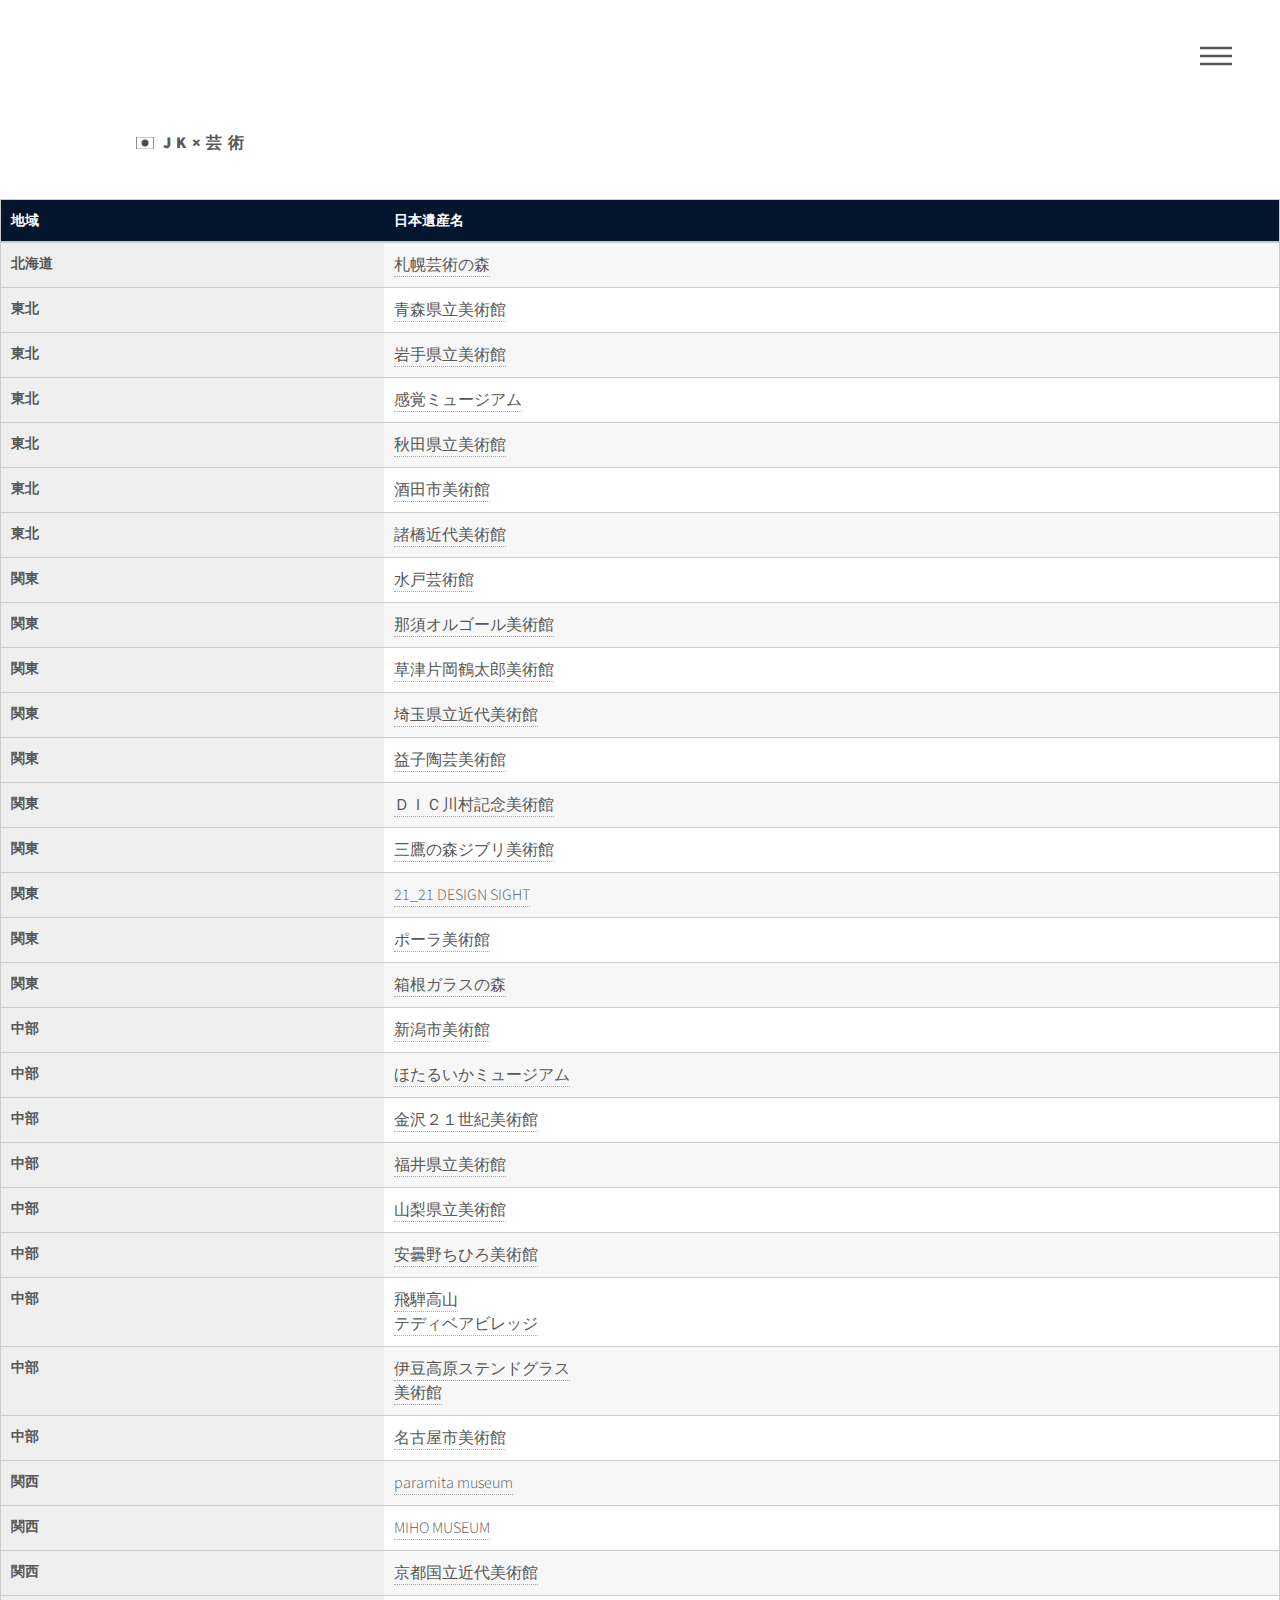
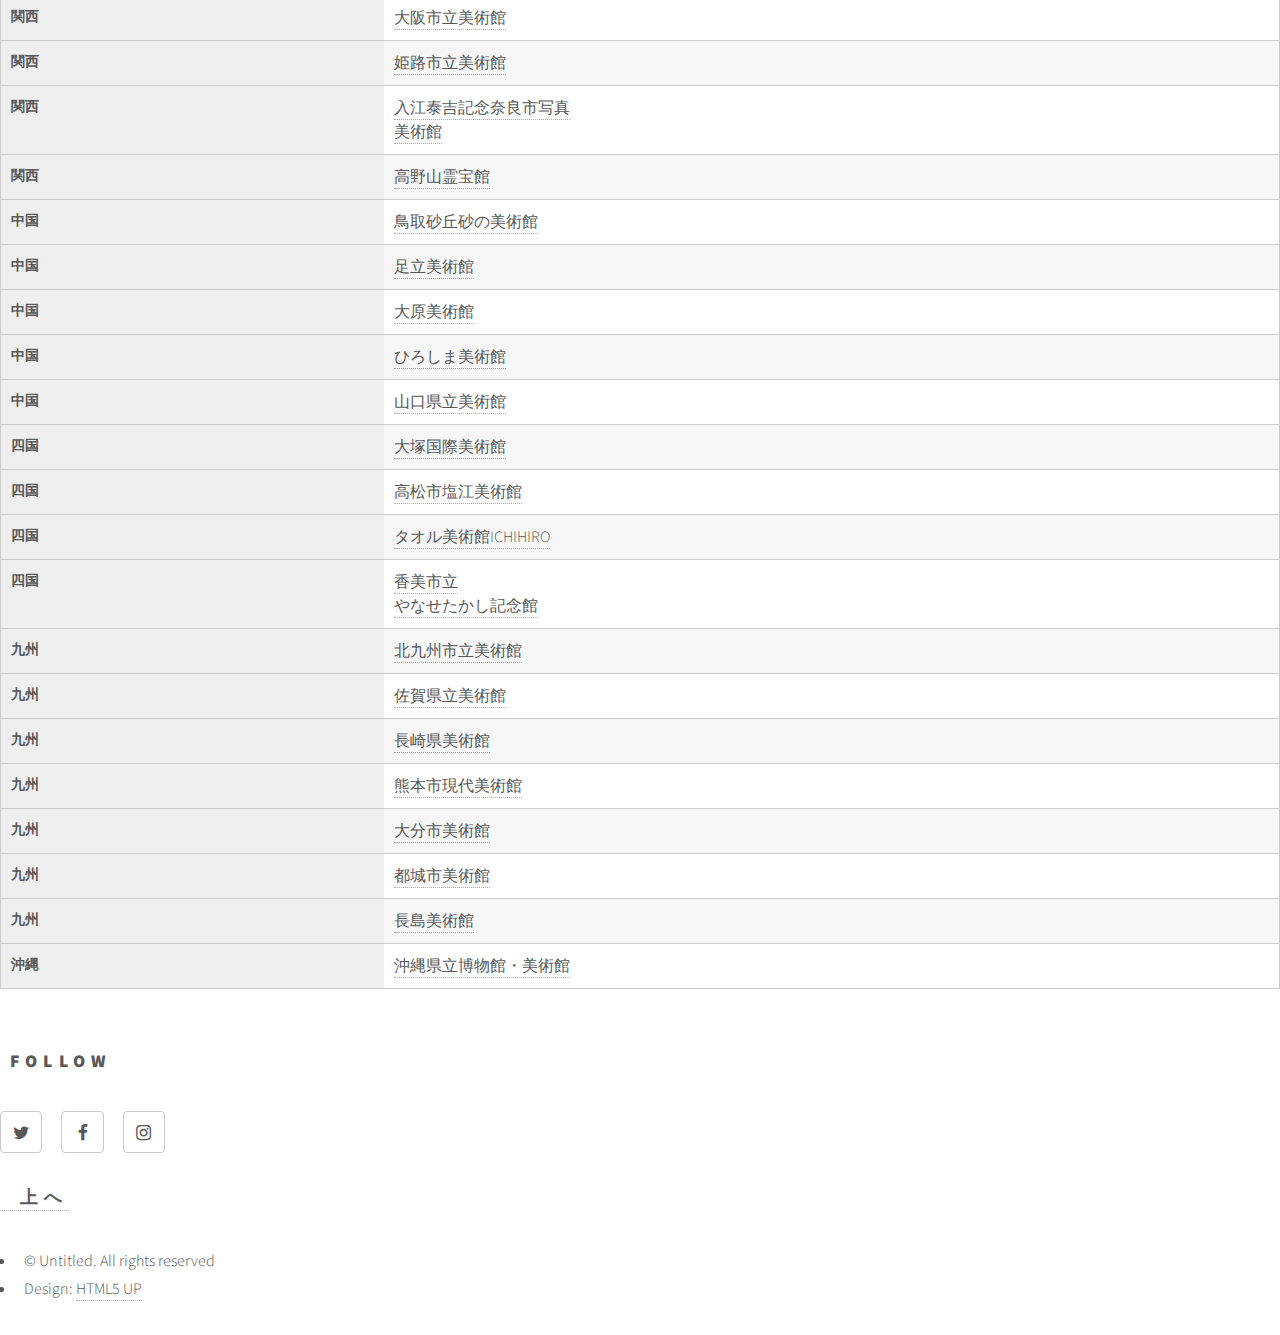
<file: nihon2.html>
<!DOCTYPE HTML>
<!--
    Phantom by HTML5 UP
	html5up.net | @ajlkn
	Free for personal and commercial use under the CCA 3.0 license (html5up.net/license)
-->
<html>
	<head>
		<title>Elements - Phantom by HTML5 UP</title>
		<meta charset="utf-8" />
		<meta name="viewport" content="width=device-width, initial-scale=1" />
		<!--[if lte IE 8]><script src="assets/js/ie/html5shiv.js"></script><![endif]-->
		<link rel="stylesheet" href="assets/css/main.css" />
		<!--[if lte IE 9]><link rel="stylesheet" href="assets/css/ie9.css" /><![endif]-->
		<!--[if lte IE 8]><link rel="stylesheet" href="assets/css/ie8.css" /><![endif]-->
	</head>
	<body>
		<!-- Wrapper -->
			<div id="wrapper">

				<!-- Header -->
					<header id="header">
						<div class="inner">

							<!-- Logo -->
								<a href="index.html" class="logo">
									<img src="bijutu/nihonnnn.jpeg" alt=""width="18" height="18"><span class="title">&nbsp;JK×芸術</span>
								</a>

							<!-- Nav -->
								<nav>
									<ul>
										<li><a href="#menu">Menu</a></li>
									</ul>
								</nav>

						</div>
					</header>

				<!-- Menu -->
					<nav id="menu">
						<h2>Menu</h2>
						<ul>
							<li><a href="index.html">ホーム Home</a></li>
							<li><a href="nihon.html">日本遺産 Japan heritage</a></li>
							<li><a href="sekai.html">世界遺産 World Heritage</a></li>
							<li><a href="hakubutu.html">博物館 museum</a></li>
                            <li><a href="bijutu.html">美術館 gallery</a></li>
                            <li><a href="kagaku.html">科学館 science</a></li>
                            <li><a href="tenki.html">天気 weather </a></li>
						</ul>
					</nav>
                    
                    
			<table class="type07">
    <thead>
	<tr>
		<th scope="cols">地域</th>
		<th scope="cols">日本遺産名</th>
	</tr>
	</thead>
	<tbody>
	<tr>
		<th scope="row">北海道</th>
		<td><a href="https://artpark.or.jp/">札幌芸術の森</a></td>
	</tr>
	<tr>
		<th scope="row">東北</th>
		<td><a href="http://www.aomori-museum.jp/ja/">青森県立美術館</a></td>
	</tr>
	<tr>
		<th scope="row">東北</th>
		<td><a href="http://www.ima.or.jp/">岩手県立美術館</a></td>
	</tr>
    <tr>
    	<th scope="row">東北</th>
		<td><a href="https://www.kankaku.org/">感覚ミュージアム</a></td>
	</tr>
	<tr>
		<th scope="row">東北</th>
		<td><a href="http://www.akita-museum-of-art.jp/index.htm">秋田県立美術館</a></td>
	</tr>
	<tr>
		<th scope="row">東北</th>
		<td><a href="http://www.sakata-art-museum.jp/">酒田市美術館</a></td>
	</tr>
    <tr>
    	<th scope="row">東北</th>
		<td><a href="http://dali.jp/">諸橋近代美術館</a></td>
	</tr>
	<tr>
		<th scope="row">関東</th>
		<td><a href="http://arttowermito.or.jp/">水戸芸術館</a></td>
	</tr>
	<tr>
		<th scope="row">関東</th>
		<td><a href="http://nasuorgel.jp/">那須オルゴール美術館</a></td>
	</tr>
    <tr>
    	<th scope="row">関東</th>
		<td><a href="http://www.kusatsuhotel.com/tsuru/">草津片岡鶴太郎美術館</a></td>
	</tr>
	<tr>
		<th scope="row">関東</th>
		<td><a href="www.pref.spec.ed.jp/momas/index.php?page_id=0">埼玉県立近代美術館</a></td>
	</tr>
	<tr>
		<th scope="row">関東</th>
		<td><a href="http://www.mashiko-museum.jp/">益子陶芸美術館</a></td>
	</tr>
    <tr>
    	<th scope="row">関東</th>
		<td><a href="http://kawamura-museum.dic.co.jp/">ＤＩＣ川村記念美術館</a></td>
	</tr>
	<tr>
		<th scope="row">関東</th>
		<td><a href="http://www.ghibli-museum.jp/">三鷹の森ジブリ美術館</a></td>
	</tr>
	<tr>
		<th scope="row">関東</th>
		<td><a href="http://www.2121designsight.jp/">21_21 DESIGN SIGHT</a></td>
	</tr>
    <tr>
    	<th scope="row">関東</th>
		<td><a href="http://www.polamuseum.or.jp/">ポーラ美術館</a></td>
	</tr>
	<tr>
		<th scope="row">関東</th>
		<td><a href="http://www.ciao3.com/top.htm/">箱根ガラスの森</a></td>
	</tr>
	<tr>
		<th scope="row">中部</th>
		<td><a href="http://www.ncam.jp/">新潟市美術館</a></td>
	</tr>
    <tr>
    	<th scope="row">中部</th>
		<td><a href="http://hotaruikamuseum.com/">ほたるいかミュージアム</a></td>
	</tr>
	<tr>
		<th scope="row">中部</th>
		<td><a href="https://www.kanazawa21.jp/">金沢２１世紀美術館</a></td>
	</tr>
    <tr>
    	<th scope="row">中部</th>
		<td><a href="http://info.pref.fukui.jp/bunka/bijutukan/bunka1.html">福井県立美術館</a></td>
	</tr>
	<tr>
		<th scope="row">中部</th>
		<td><a href="http://www.art-museum.pref.yamanashi.jp/">山梨県立美術館</a></td>
	</tr>
	<tr>
		<th scope="row">中部</th>
		<td><a href="http://www.chihiro.jp/azumino/">安曇野ちひろ美術館</a></td>
	</tr>
    <tr>
    	<th scope="row">中部</th>
		<td><a href="http://www.teddyeco.jp/">飛騨高山<br>テディベアビレッジ</a></td>
	</tr>
	<tr>
		<th scope="row">中部</th>
		<td><a href="http://stainedglass-museum.com/izu/">伊豆高原ステンドグラス<br>美術館</a></td>
	</tr>
	<tr>
		<th scope="row">中部</th>
		<td><a href="http://www.art-museum.city.nagoya.jp/">名古屋市美術館</a></td>
	</tr>
    <tr>
    	<th scope="row">関西</th>
		<td><a href="http://www.paramitamuseum.com/top.html">paramita museum</a></td>
	</tr>
     <tr>
        <th scope="row">関西</th>
		<td><a href="http://www.miho.or.jp/">MIHO MUSEUM</a></td>
	</tr>
	 <tr>
        <th scope="row">関西</th>
		<td><a href="http://www.momak.go.jp/">京都国立近代美術館</a></td>
	</tr>
	 <tr>
        <th scope="row">関西</th>
		<td><a href="http://www.osaka-art-museum.jp/">大阪市立美術館</a></td>
	</tr>
     <tr>
        <th scope="row">関西</th>
		<td><a href="https://www.city.himeji.lg.jp/art/">姫路市立美術館</a></td>
	</tr>
	 <tr>
        <th scope="row">関西</th>
		<td><a href="http://irietaikichi.jp/">入江泰吉記念奈良市写真<br>美術館</a></td>
	</tr>
	 <tr>
        <th scope="row">関西</th>
		<td><a href="http://www.reihokan.or.jp/">高野山霊宝館</a></td>
	</tr>
     <tr>
        <th scope="row">中国</th>
    	<td><a href="http://www.sand-museum.jp/">鳥取砂丘砂の美術館</a></td>
	</tr>
    <tr>
        <th scope="row">中国</th>
        <td><a href="https://www.adachi-museum.or.jp/">足立美術館</a></td>
	</tr>
     <tr>
        <th scope="row">中国</th>
        <td><a href="http://www.ohara.or.jp/201001/jp/index.html">大原美術館</a></td>
    </tr>
     <tr>
        <th scope="row">中国</th>
        <td><a href="http://www.hiroshima-museum.jp/">ひろしま美術館</a></td>
    </tr>
     <tr>
        <th scope="row">中国</th>
        <td><a href="www.yma-web.jp">山口県立美術館</a></td>
    </tr>
    <tr>
        <th scope="row">四国</th>
        <td><a href="www.yma-web.jp">大塚国際美術館</a></td>
    </tr>
    <tr>
        <th scope="row">四国</th>
        <td><a href="www.yma-web.jp">高松市塩江美術館</a></td>
    </tr>
    <tr>
        <th scope="row">四国</th>
        <td><a href="www.yma-web.jp">タオル美術館ICHIHIRO</a></td>
    </tr>
    <tr>
        <th scope="row">四国</th>
        <td><a href="www.yma-web.jp">香美市立<br>やなせたかし記念館</a></td>
    </tr>
     <tr>
        <th scope="row">九州</th>
        <td><a href="http://kmma.jp/">北九州市立美術館</a></td>
    </tr>
     <tr>
        <th scope="row">九州</th>
        <td><a href="http://saga-museum.jp/museum/">佐賀県立美術館</a></td>
    </tr>
     <tr>
        <th scope="row">九州</th>
        <td><a href="http://www.nagasaki-museum.jp/">長崎県美術館</a></td>
    </tr>
     <tr>
        <th scope="row">九州</th>
        <td><a href="http://www.camk.or.jp/">熊本市現代美術館</a></td>
    </tr>
     <tr>
        <th scope="row">九州</th>
        <td><a href="http://www.city.oita.oita.jp/www/contents/1437020042124/">大分市美術館</a></td>
    </tr>
     <tr>
        <th scope="row">九州</th>
        <td><a href="http://mcma.art.coocan.jp/">都城市美術館</a></td>
    </tr>
     <tr>
        <th scope="row">九州</th>
        <td><a href="http://www.ngp.jp/nagashima-museum/">長島美術館</a></td>
    </tr>
    <tr>
        <th scope="row">沖縄</th>
        <td><a href="http://www.museums.pref.okinawa.jp/index.jsp">沖縄県立博物館・美術館</a></td>
    </tr>
	</tbody>
</table>
                                 
　　　　　　　　　　　　　　　　　　　    <br>
                                                <h2>&nbsp;Follow</h2>
											<ul class="icons">
    											<li><a href="https://twitter.com/hashtag/%E6%97%A5%E6%9C%AC%E9%81%BA%E7%94%A3" class="icon style2 fa-twitter"><span class="label">Twitter</span></a></li>
												<li><a href="https://www.facebook.com/japanheritageproject/" class="icon style2 fa-facebook"><span class="label">Facebook</span></a></li>
    											<li><a href="https://www.instagram.com/explore/tags/%E6%97%A5%E6%9C%AC%E9%81%BA%E7%94%A3/" class="icon style2 fa-instagram"><span class="label">Instagram</span></a></li></span></a></li>
											</ul>
										</div>
									</div>
									<h2><a href="#">&nbsp;&nbsp;上へ</a></h2>
						
							<ul class="copyright">
								<li>&copy; Untitled. All rights reserved</li><li>Design: <a href="http://html5up.net">HTML5 UP</a></li>
							</ul>
						</div>
					</footer>

			</div>

		<!-- Scripts -->
			<script src="assets/js/jquery.min.js"></script>
			<script src="assets/js/skel.min.js"></script>
			<script src="assets/js/util.js"></script>
			<!--[if lte IE 8]><script src="assets/js/ie/respond.min.js"></script><![endif]-->
			<script src="assets/js/main.js"></script>

	</body>
</html>

	</body>
</html>
</file>
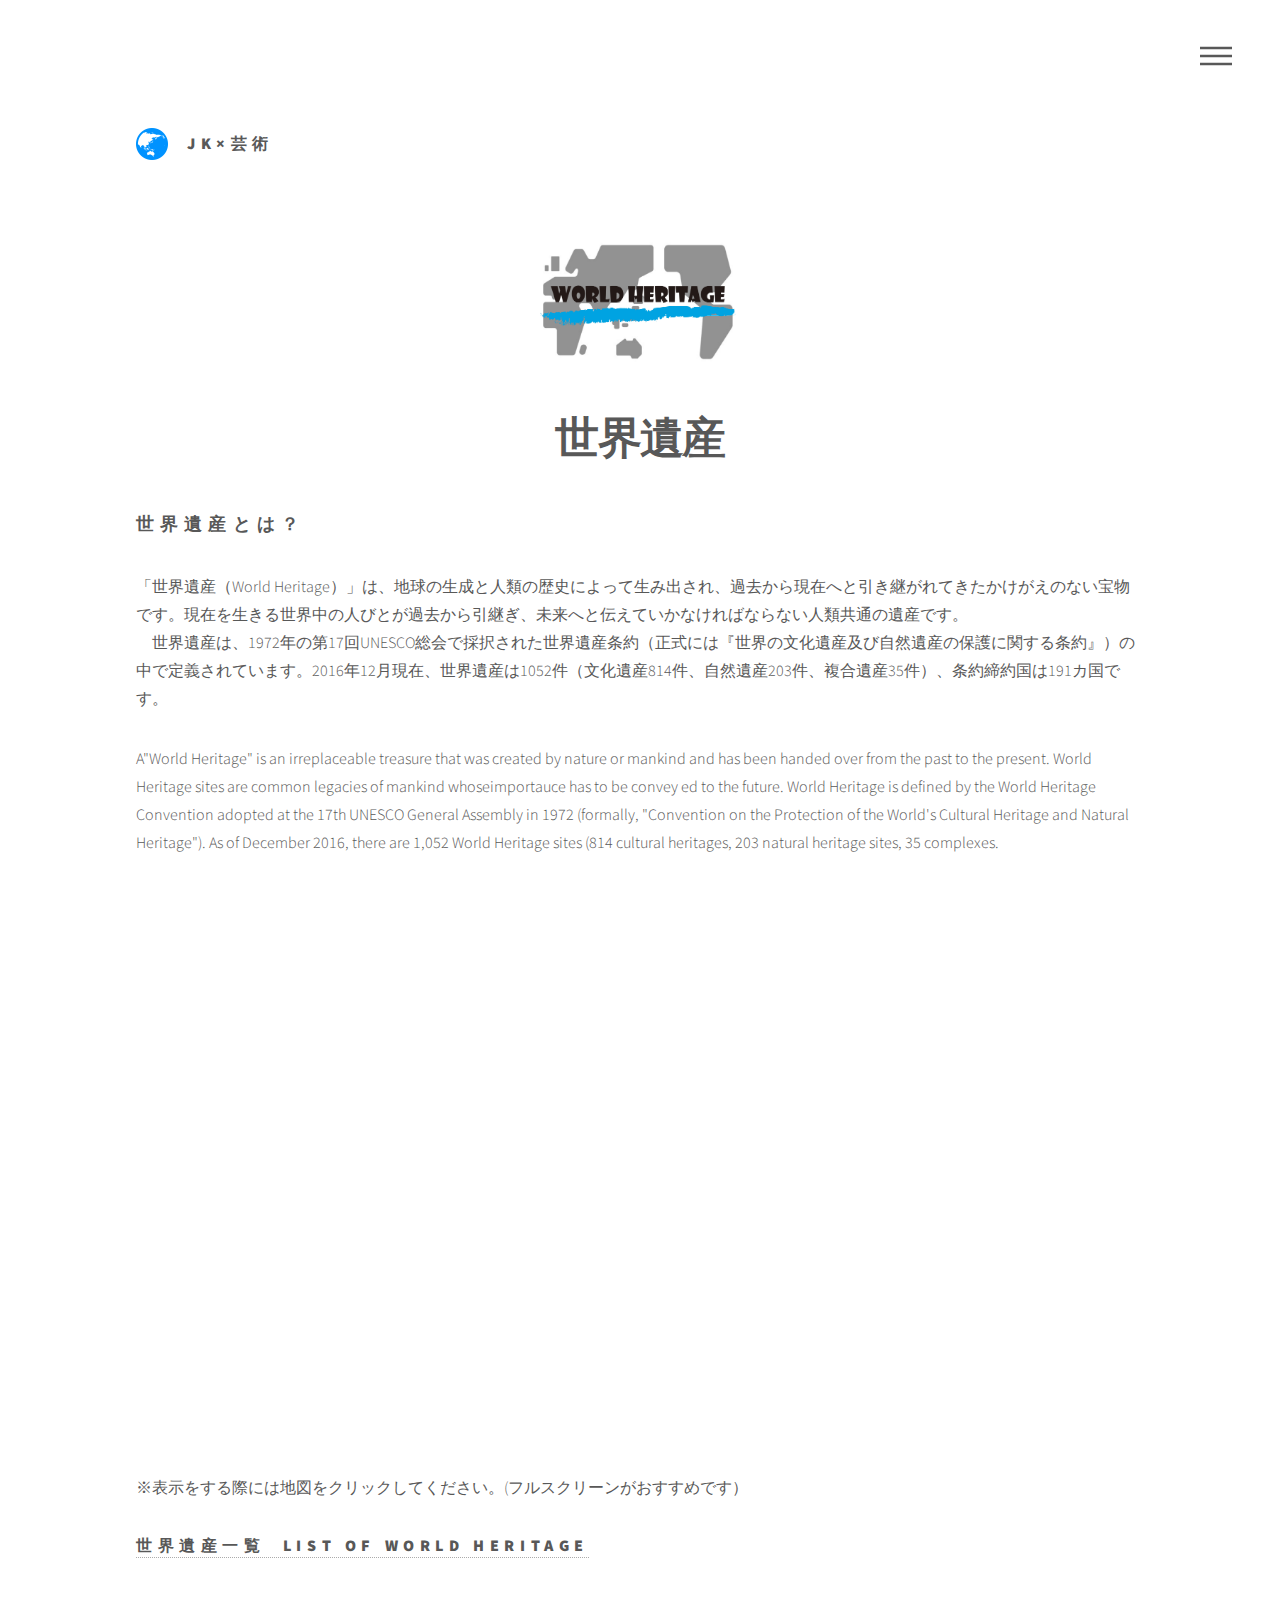
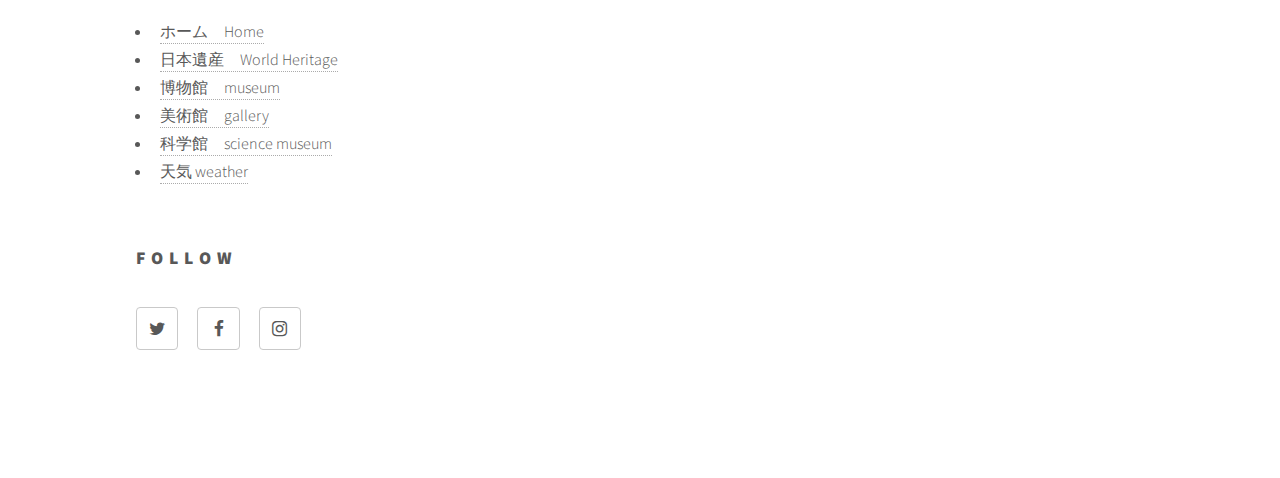
<file: sekai.html>
<!DOCTYPE HTML>
<!--
	Phantom by HTML5 UP
	html5up.net | @ajlkn
	Free for personal and commercial use under the CCA 3.0 license (html5up.net/license)
-->
<html>
	<head>
		<title>Elements - Phantom by HTML5 UP</title>
		<meta charset="utf-8" />
		<meta name="viewport" content="width=device-width, initial-scale=1" />
		<!--[if lte IE 8]><script src="assets/js/ie/html5shiv.js"></script><![endif]-->
		<link rel="stylesheet" href="assets/css/main.css" />
		<!--[if lte IE 9]><link rel="stylesheet" href="assets/css/ie9.css" /><![endif]-->
		<!--[if lte IE 8]><link rel="stylesheet" href="assets/css/ie8.css" /><![endif]-->
	</head>
	<body>
		<!-- Wrapper -->
			<div id="wrapper">

				<!-- Header -->
					<header id="header">
						<div class="inner">

							<!-- Logo -->
								<a href="index.html" class="logo">
									<span class="symbol"><img src="bijutu/sekai.jpg" alt="" /></span><span class="title">&nbsp;JK×芸術</span>
								</a>

							<!-- Nav -->
								<nav>
									<ul>
										<li><a href="#menu">Menu</a></li>
									</ul>
								</nav>

						</div>
					</header>

				<!-- Menu -->
					<nav id="menu">
						<h2>Menu</h2>
						<ul>
						    <li><a href="index.html">ホーム Home</a></li>
							<li><a href="nihon.html">日本遺産 Japan heritage</a></li>
							<li><a href="sekai.html">世界遺産 World Heritage</a></li>
							<li><a href="bijutu.html">美術館 gallery</a></li>
							<li><a href="hakubutu.html">博物館 natural history</a></li>
                            <li><a href="kagaku.html">科学館 science</a></li>
                            <li><a href="tenki.html">天気 weather </a></li>
						</ul>
					</nav>

				<!-- Main -->
					<div id="main">
						<div class="inner">
                        <CENTER>
                        <img src="bijutu/world.jpg" alt=""width="200" height="200">
                        	<h1>世界遺産</h1>
                                </CENTER>
							<!-- Text -->
								<section>
									<h2>世界遺産とは？</h2>
                                    <p>「世界遺産（World Heritage）」は、地球の生成と人類の歴史によって生み出され、過去から現在へと引き継がれてきたかけがえのない宝物です。現在を生きる世界中の人びとが過去から引継ぎ、未来へと伝えていかなければならない人類共通の遺産です。<br>　世界遺産は、1972年の第17回UNESCO総会で採択された世界遺産条約（正式には『世界の文化遺産及び自然遺産の保護に関する条約』）の中で定義されています。2016年12月現在、世界遺産は1052件（文化遺産814件、自然遺産203件、複合遺産35件）、条約締約国は191カ国です。</p>
									<p>
A"World Heritage" is an irreplaceable treasure that was created by nature or mankind and has been handed over from the past to the present. World Heritage sites are common legacies of mankind whoseimportauce has to be convey ed to the future.
World Heritage is defined by the World Heritage Convention adopted at the 17th UNESCO General Assembly in 1972 (formally, "Convention on the Protection of the World's Cultural Heritage and Natural Heritage"). As of December 2016, there are 1,052 World Heritage sites (814 cultural heritages, 203 natural heritage sites, 35 complexes.</p>
									
							    <!-- Lists -->
								<section>
                                           <style>
.ggmap {
position: relative;
padding-bottom: 55%;
padding-top: 30px;
height: 20;
overflow: hidden;
}
 
.ggmap iframe,
.ggmap object,
.ggmap embed {
position: absolute;
top: 0;
left: 0;
width: 100%;
height: 100%;
}
</style>
<div class="ggmap">
<iframe src="https://www.google.com/maps/d/embed?mid=1jDGwuGygDXfeoMUzgl1eqG3J_6Y34KpA" width="640" height="480"></iframe>
</div>                                
                                
                                
                                
                                
								<p>※表示をする際には地図をクリックしてください。(フルスクリーンがおすすめです）<p/> 			<div class="row">
										<div class="6u 12u$(medium)">
									
                                            <h3><a href="sekai2.html">世界遺産一覧&nbsp; List of World Heritage</a></h3>
											
                                            <ul>
                                            <br>
												<li><a href="index.html">ホーム　Home</a></li>
    											<li><a href="nihon.html">日本遺産　World Heritage </a></li>
                                                <li><a href="hakubutu.html">博物館　museum </a></li>
                                                <li><a href="bijutu.html">美術館　gallery</a></li>
    											<li><a href="kagaku.html">科学館　science museum</a></li>                                    
                                                <li><a href="tenki.html">天気 weather </a></li>
											</ul>
											<br>
                                                <h2>Follow</h2>
											<ul class="icons">
												<li><a href="https://twitter.com/hashtag/%E4%B8%96%E7%95%8C%E9%81%BA%E7%94%A3" class="icon style2 fa-twitter"><span class="label">Twitter</span></a></li>
												<li><a href="https://ja-jp.facebook.com/heritage.TBS/" class="icon style2 fa-facebook"><span class="label">Facebook</span></a></li>
    											<li><a href="https://www.instagram.com/explore/tags/%E4%B8%96%E7%95%8C%E9%81%BA%E7%94%A3/" class="icon style2 fa-instagram"><span class="label">Instagram</span></a></li>
											</ul>
										</div>
									</div>
									
						
							
						</div>
					</footer>

			</div>

		<!-- Scripts -->
			<script src="assets/js/jquery.min.js"></script>
			<script src="assets/js/skel.min.js"></script>
			<script src="assets/js/util.js"></script>
			<!--[if lte IE 8]><script src="assets/js/ie/respond.min.js"></script><![endif]-->
			<script src="assets/js/main.js"></script>

	</body>
</html>

	</body>
</html>
</file>
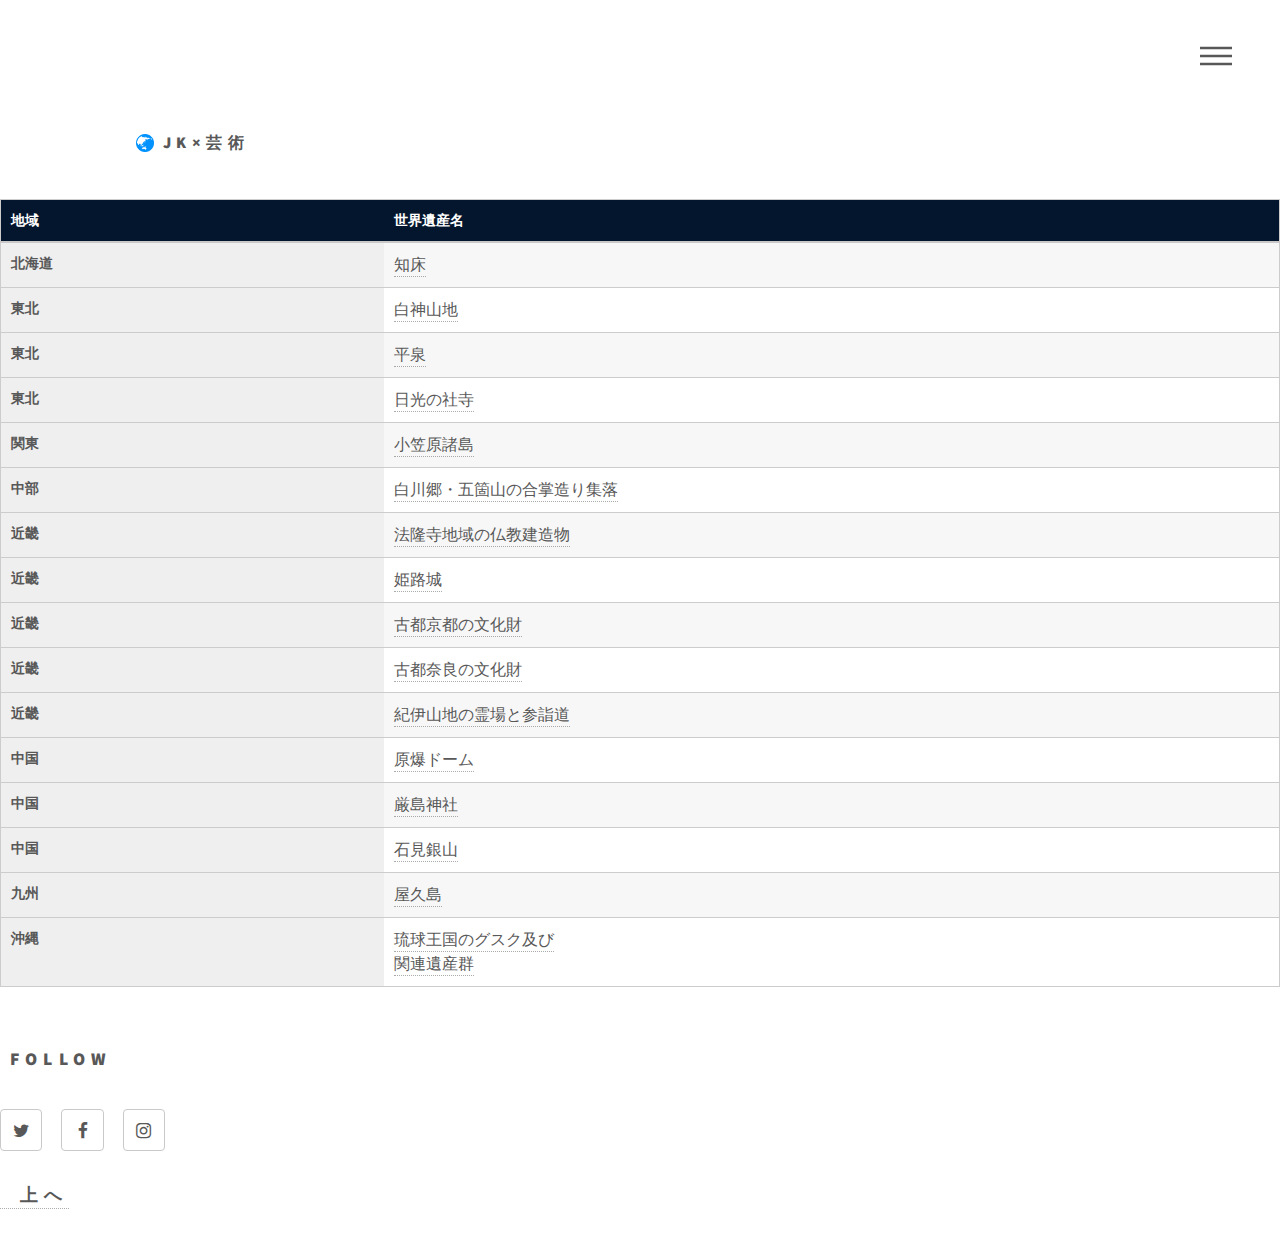
<file: sekai2.html>
<!DOCTYPE HTML>
<!--
    Phantom by HTML5 UP
	html5up.net | @ajlkn
	Free for personal and commercial use under the CCA 3.0 license (html5up.net/license)
-->
<html>
	<head>
		<title>Elements - Phantom by HTML5 UP</title>
		<meta charset="utf-8" />
		<meta name="viewport" content="width=device-width, initial-scale=1" />
		<!--[if lte IE 8]><script src="assets/js/ie/html5shiv.js"></script><![endif]-->
		<link rel="stylesheet" href="assets/css/main.css" />
		<!--[if lte IE 9]><link rel="stylesheet" href="assets/css/ie9.css" /><![endif]-->
		<!--[if lte IE 8]><link rel="stylesheet" href="assets/css/ie8.css" /><![endif]-->
	</head>
	<body>
		<!-- Wrapper -->
			<div id="wrapper">

				<!-- Header -->
					<header id="header">
						<div class="inner">

							<!-- Logo -->
								<a href="index.html" class="logo">
									<img src="bijutu/sekai.jpg" alt=""width="18" height="18"><span class="title">&nbsp;JK×芸術</span>
								</a>

							<!-- Nav -->
								<nav>
									<ul>
										<li><a href="#menu">Menu</a></li>
									</ul>
								</nav>

						</div>
					</header>

				<!-- Menu -->
					<nav id="menu">
						<h2>Menu</h2>
						<ul>
							<li><a href="index.html">ホーム Home</a></li>
							<li><a href="nihon.html">日本遺産 Japan heritage</a></li>
							<li><a href="sekai.html">世界遺産 World Heritage</a></li>
							<li><a href="hakubutu.html">博物館 museum</a></li>
                            <li><a href="bijutu.html">美術館 gallery</a></li>
                            <li><a href="kagaku.html">科学館 science</a></li>
                            <li><a href="tenki.html">天気 weather </a></li>
						</ul>
					</nav>
                    
                    
			<table class="type07">
    <thead>
	<tr>
		<th scope="cols">地域</th>
		<th scope="cols">世界遺産名</th>
	</tr>
	</thead>
	<tbody>
	<tr>
		<th scope="row">北海道</th>
		<td><a href="http://center.shiretoko.or.jp/shiretoko/isan/">知床</a></td>
	</tr>
	<tr>
		<th scope="row">東北</th>
		<td><a href="http://heiwa-ga-ichiban.jp/sekai/shirakami/index.html">白神山地</a></td>
	</tr>
	<tr>
		<th scope="row">東北</th>
		<td><a href="http://hiraizumi.or.jp/heritage/">平泉</a></td>
	</tr>
    <tr>
    	<th scope="row">東北</th>
		<td><a href="http://heiwa-ga-ichiban.jp/sekai/nikkou/index.html">日光の社寺</a></td>
	</tr>
	<tr>
		<th scope="row">関東</th>
		<td><a href="http://www.ogasawaramura.com/">小笠原諸島</a></td>
	</tr>
	<tr>
		<th scope="row">中部</th>
		<td><a href="http://heiwa-ga-ichiban.jp/sekai/shirakawagou/index.html">白川郷・五箇山の合掌造り集落</a></td>
	</tr>
    <tr>
    	<th scope="row">近畿</th>
		<td><a href="http://heiwa-ga-ichiban.jp/sekai/houryuuji/index.html">法隆寺地域の仏教建造物</a></td>
	</tr>
	<tr>
		<th scope="row">近畿</th>
		<td><a href="http://heiwa-ga-ichiban.jp/sekai/himejijyou/index.html">姫路城</a></td>
	</tr>
	<tr>
		<th scope="row">近畿</th>
		<td><a href="http://heiwa-ga-ichiban.jp/sekai/kyouto/index.html">古都京都の文化財</a></td>
	</tr>
    <tr>
    	<th scope="row">近畿</th>
		<td><a href="http://heiwa-ga-ichiban.jp/sekai/nara/index.html">古都奈良の文化財</a></td>
	</tr>
	<tr>
		<th scope="row">近畿</th>
		<td><a href="http://www.sekaiisan-wakayama.jp/">紀伊山地の霊場と参詣道</a></td>
	</tr>
	<tr>
		<th scope="row">中国</th>
		<td><a href="http://www.city.hiroshima.lg.jp/www/dome/index.html">原爆ドーム</a></td>
	</tr>
    <tr>
    	<th scope="row">中国</th>
		<td><a href="http://www.miyajima-wch.jp/jp/itsukushima/">厳島神社</a></td>
	</tr>
	<tr>
		<th scope="row">中国</th>
		<td><a href="http://ginzan.city.ohda.lg.jp/">石見銀山</a></td>
	</tr>
	<tr>
		<th scope="row">九州</th>
		<td><a href="http://yakukan.jp/">屋久島</a></td>
	</tr>
    <tr>
    	<th scope="row">沖縄</th>
		<td><a href="http://heiwa-ga-ichiban.jp/sekai/ryuukyuu/index.html">琉球王国のグスク及び<br>関連遺産群</a></td>
	</tr>
	
	</tbody>
</table>
                                  <br>
                                                <h2>&nbsp;Follow</h2>
    										<ul class="icons">
    											<li><a href="https://twitter.com/hashtag/%E4%B8%96%E7%95%8C%E9%81%BA%E7%94%A3" class="icon style2 fa-twitter"><span class="label">Twitter</span></a></li>
												<li><a href="https://ja-jp.facebook.com/heritage.TBS/" class="icon style2 fa-facebook"><span class="label">Facebook</span></a></li>
    											<li><a href="https://www.instagram.com/explore/tags/%E4%B8%96%E7%95%8C%E9%81%BA%E7%94%A3/" class="icon style2 fa-instagram"><span class="label">Instagram</span></a></li>
											</ul>
										</div>
									</div>
									<h2><a href="#">&nbsp;&nbsp;上へ</a></h2>
						
							
						</div>
					</footer>

			</div>

		<!-- Scripts -->
			<script src="assets/js/jquery.min.js"></script>
			<script src="assets/js/skel.min.js"></script>
			<script src="assets/js/util.js"></script>
			<!--[if lte IE 8]><script src="assets/js/ie/respond.min.js"></script><![endif]-->
			<script src="assets/js/main.js"></script>

	</body>
</html>

	</body>
</html>
</file>
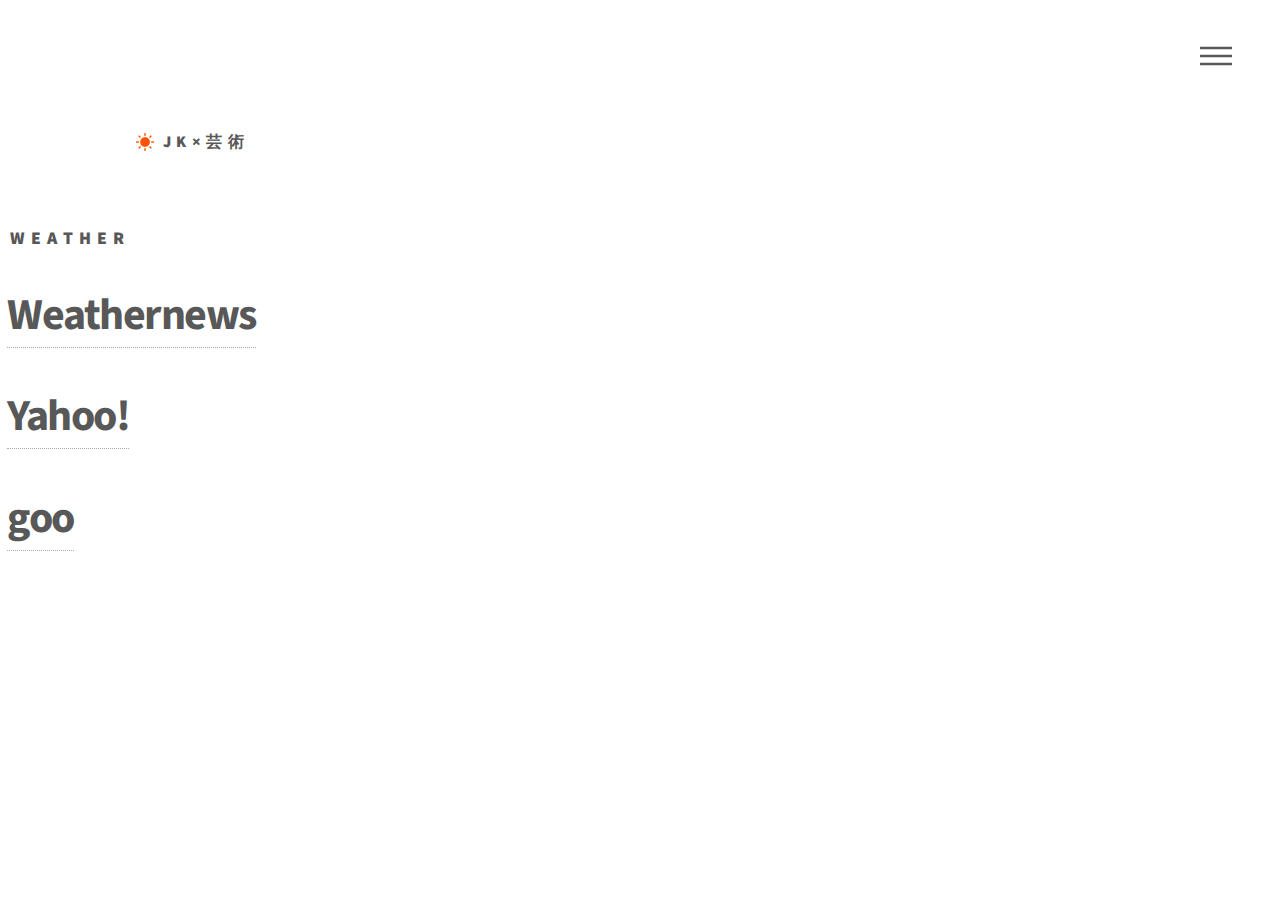
<file: tenki.html>
<html>
	<head>
		<title>Elements - Phantom by HTML5 UP</title>
		<meta charset="utf-8" />
		<meta name="viewport" content="width=device-width, initial-scale=1" />
		<!--[if lte IE 8]><script src="assets/js/ie/html5shiv.js"></script><![endif]-->
		<link rel="stylesheet" href="assets/css/main.css" />
		<!--[if lte IE 9]><link rel="stylesheet" href="assets/css/ie9.css" /><![endif]-->
		<!--[if lte IE 8]><link rel="stylesheet" href="assets/css/ie8.css" /><![endif]-->
	</head>
	<body>
    
    
		<!-- Wrapper -->
			<div id="wrapper">

				<!-- Header -->
					<header id="header">
						<div class="inner">

							<!-- Logo -->
								<a href="index.html" class="logo">
									<img src="bijutu/taiyou.jpg" alt=""width="18" height="18"><span class="title">&nbsp;JK×芸術</span>
								</a>
     <br>
     
                    <!-- Nav -->
								<nav>
									<ul>
										<li><a href="#menu">Menu</a></li>
									</ul>
								</nav>

						</div>
					</header>

				<!-- Menu -->
					<nav id="menu">
						<h2>Menu</h2>
						<ul>
							<li><a href="index.html">ホーム Home</a></li>
							<li><a href="nihon.html">日本遺産 Japan heritage</a></li>
							<li><a href="sekai.html">世界遺産 World Heritage</a></li>
							<li><a href="hakubutu.html">博物館 museum</a></li>
                            <li><a href="bijutu.html">美術館 gallery</a></li>
                            <li><a href="kagaku.html">科学館 science</a></li>
                            <li><a href="tenki.html">天気 weather </a></li>
						</ul>
					</nav>
                    
                    
		
                                 
　　　　　　　　　　　　　　　　　　　    <br>
                                                <h2>&nbsp;weather</h2>
                                                
                                                <h1>&nbsp;<a href="https://weathernews.jp/onebox/34.836302/138.176073/temp=c&q=%E9%9D%99%E5%B2%A1%E7%9C%8C%E5%B3%B6%E7%94%B0%E5%B8%82&v=b4648754551ccaee3b39a50e4db5a6cc772e94eca21918a0139fb253a34bf069">Weathernews</a></h1>
                                          
                                                <h1>&nbsp;<a href="https://weather.yahoo.co.jp/weather/">Yahoo!</a></h1>
                                                
                                                <h1>&nbsp;<a href="https://weather.goo.ne.jp/">goo</a></h1>
                                                
                                                
                                                
											
										</div>
									</div>
							
						
						</div>
				
			</div>

		<!-- Scripts -->
			<script src="assets/js/jquery.min.js"></script>
			<script src="assets/js/skel.min.js"></script>
			<script src="assets/js/util.js"></script>
			<!--[if lte IE 8]><script src="assets/js/ie/respond.min.js"></script><![endif]-->
			<script src="assets/js/main.js"></script>

	</body>
</html>

	</body>
</html>
</file>
<file: assets/css/ie9.css>
/*
	Phantom by HTML5 UP
	html5up.net | @ajlkn
	Free for personal and commercial use under the CCA 3.0 license (html5up.net/license)
*/

/* Tiles */

	.tiles:after {
		content: '';
		display: block;
		clear: both;
	}

	.tiles article {
		float: left;
	}

		.tiles article > a {
			padding-top: 50%;
			margin-top: -1.75em;
		}

		body:not(.is-touch) .tiles article:hover > .image {
			-moz-transform: none;
			-webkit-transform: none;
			-ms-transform: none;
			transform: none;
		}

/* Footer */

	#footer > .inner section {
		float: left;
	}

	#footer > .inner .copyright {
		clear: both;
		padding-top: 4em;
	}
</file>
<file: assets/css/ie8.css>
/*
	Phantom by HTML5 UP
	html5up.net | @ajlkn
	Free for personal and commercial use under the CCA 3.0 license (html5up.net/license)
*/

/* Form */

	form .field {
		float: none !important;
		width: 100% !important;
		padding-left: 0 !important;
	}

/* Button */

	input[type="submit"],
	input[type="reset"],
	input[type="button"],
	button,
	.button {
		border: solid 2px #585858 !important;
	}

		input[type="submit"]:hover,
		input[type="reset"]:hover,
		input[type="button"]:hover,
		button:hover,
		.button:hover {
			border-color: #f2849e !important;
		}

		input[type="submit"].special,
		input[type="reset"].special,
		input[type="button"].special,
		button.special,
		.button.special {
			border: none !important;
		}

/*bijutu2*/
@import "compass/css3";

$dark: #35414a;
$semilight: #86919a;
$blue: #5aafee;
*, *:before, *:after {
  box-sizing: border-box;
  margin: 0;
  padding: 0;
}
@font-face {
  font-family: pfs-bold;
  src: url('https://s3-us-west-2.amazonaws.com/s.cdpn.io/142996/PFSquareSansPro-Bold.otf');
}
body {
  background: $dark;
}
.drop {
  width: 20em;
  margin: 5em auto;
  font-family: pfs-bold;
  color: $semilight;
  text-transform: uppercase;
  position: relative;
  transition: width 0.5s;
  will-change: width;
  
  .option {
    padding: 1em;
    cursor: pointer;
    background-color: #485761;
    
    &:not(.active) {
      display: none;
      opacity: 0;
      transform: translateY(-50%);
    }
  }
  
  &.visible {
    animation: bounce 1s;
    width: 24em;
    
    &:before, &:after {
      border-color: #fff;
    }
    &:before {
      opacity: 0;
    }
    &:after {
      opacity: 1;
    }
    
    .option {
      color: #fff;
      display: block;
    }
  }
  
  &.opacity {
    
    .option {
      transform: translateZ(0);
      opacity: 1;
      
      @for $i from 0 to 10 {
        &:nth-child(#{$i}) {
          transition: opacity 0.5s 0.1s*$i, transform 0.5s 0.1s*$i;
        }
      }
    }
  }

&.withBG {
  
  .option {
    transition: background-color 0.1s;

    &:not(.placeholder):hover {
      background-color: $blue;
    }

    &:not(.placeholder).active {
      background-color: $blue;
    }
  }
}
  
  &:after, &:before {
    content: "";
    position: absolute;
    top: 1.5em;
    right: 1em;
    width: 0.75em;
    height: 0.75em;
    border: 0.2em solid $semilight;
    transform: rotate(45deg);
    transform-origin: 50% 50%;
    transition: opacity 0.2s;
  }
  &:before {
    border-left: none;
    border-top: none;
    top: 1.2em;
  }
  &:after {
    border-right: none;
    border-bottom: none;
    opacity: 0;
  }
}

.mini-hack {
  opacity: 0;
  transform: translateY(-50%);
}


/* Tiles */

	.tiles article > .image:before, .tiles article > .image:after {
		display: none;
	}

/* Header */

	#header .logo .symbol {
		display: none;
	}

	#header nav ul li a[href="#menu"] {
		text-indent: 0;
		width: auto;
		font-size: 0.8em;
	}

		#header nav ul li a[href="#menu"]:before, #header nav ul li a[href="#menu"]:after {
			display: none;
		}

/* Footer */

	#footer > .inner section {
		width: 50%;
		margin-left: 3em;
	}

		#footer > .inner section:first-child {
			margin-left: 0;
			width: 40%;
		}
</file>
<file: assets/css/main.css>
@import url(font-awesome.min.css);
@import url("https://fonts.googleapis.com/css?family=Source+Sans+Pro:300,700,900");

/*
	Phantom by HTML5 UP
	html5up.net | @ajlkn
	Free for personal and commercial use under the CCA 3.0 license (html5up.net/license)
*/

/* Reset */

	html, body, div, span, applet, object, iframe, h1, h2, h3, h4, h5, h6, p, blockquote, pre, a, abbr, acronym, address, big, cite, code, del, dfn, em, img, ins, kbd, q, s, samp, small, strike, strong, sub, sup, tt, var, b, u, i, center, dl, dt, dd, ol, ul, li, fieldset, form, label, legend, table, caption, tbody, tfoot, thead, tr, th, td, article, aside, canvas, details, embed, figure, figcaption, footer, header, hgroup, menu, nav, output, ruby, section, summary, time, mark, audio, video {
		margin: 0;
		padding: 0;
		border: 0;
		font-size: 100%;
		font: inherit;
		vertical-align: baseline;
	}

	article, aside, details, figcaption, figure, footer, header, hgroup, menu, nav, section {
		display: block;
	}

	body {
		line-height: 1;
	}

table.type07 {
    border-collapse: collapse;
	text-align: left;
	line-height: 1.5;
	border: 1px solid #ccc;
}
table.type07 thead {
	border-right: 1px solid #ccc;
	border-left: 1px solid #ccc;
	background: #04162e;
}
table.type07 thead th {
	padding: 10px;
	font-weight: bold;
	vertical-align: top;
	color: #fff;
}
table.type07 tbody th {
	width: 150px;
	padding: 10px;
	font-weight: bold;
	vertical-align: top;
	border-bottom: 1px solid #ccc;
	background: #efefef;
}
table.type07 td {
	width: 350px;
	padding: 10px;
	vertical-align: top;
	border-bottom: 1px solid #ccc;
}


	ol, ul {
		list-style: none;
	}

	blockquote, q {
		quotes: none;
	}

	blockquote:before, blockquote:after, q:before, q:after {
		content: '';
		content: none;
	}

	table {
		border-collapse: collapse;
		border-spacing: 0;
	}

	body {
		-webkit-text-size-adjust: none;
	}

/* Box Model */

	*, *:before, *:after {
		-moz-box-sizing: border-box;
		-webkit-box-sizing: border-box;
		box-sizing: border-box;
	}

/* Grid */

	.row {
		border-bottom: solid 1px transparent;
		-moz-box-sizing: border-box;
		-webkit-box-sizing: border-box;
		box-sizing: border-box;
	}

	.row > * {
		float: left;
		-moz-box-sizing: border-box;
		-webkit-box-sizing: border-box;
		box-sizing: border-box;
	}

	.row:after, .row:before {
		content: '';
		display: block;
		clear: both;
		height: 0;
	}

	.row.uniform > * > :first-child {
		margin-top: 0;
	}

	.row.uniform > * > :last-child {
		margin-bottom: 0;
	}

	.row.\30 \25 > * {
		padding: 0 0 0 0em;
	}

	.row.\30 \25 {
		margin: 0 0 -1px 0em;
	}

	.row.uniform.\30 \25 > * {
		padding: 0em 0 0 0em;
	}

	.row.uniform.\30 \25 {
		margin: 0em 0 -1px 0em;
	}

	.row > * {
		padding: 0 0 0 2em;
	}

	.row {
		margin: 0 0 -1px -2em;
	}

	.row.uniform > * {
		padding: 2em 0 0 2em;
	}

	.row.uniform {
		margin: -2em 0 -1px -2em;
	}

	.row.\32 00\25 > * {
		padding: 0 0 0 4em;
	}

	.row.\32 00\25 {
		margin: 0 0 -1px -4em;
	}

	.row.uniform.\32 00\25 > * {
		padding: 4em 0 0 4em;
	}

	.row.uniform.\32 00\25 {
		margin: -4em 0 -1px -4em;
	}

	.row.\31 50\25 > * {
		padding: 0 0 0 3em;
	}

	.row.\31 50\25 {
		margin: 0 0 -1px -3em;
	}

	.row.uniform.\31 50\25 > * {
		padding: 3em 0 0 3em;
	}

	.row.uniform.\31 50\25 {
		margin: -3em 0 -1px -3em;
	}

	.row.\35 0\25 > * {
		padding: 0 0 0 1em;
	}

	.row.\35 0\25 {
		margin: 0 0 -1px -1em;
	}

	.row.uniform.\35 0\25 > * {
		padding: 1em 0 0 1em;
	}

	.row.uniform.\35 0\25 {
		margin: -1em 0 -1px -1em;
	}

	.row.\32 5\25 > * {
		padding: 0 0 0 0.5em;
	}

	.row.\32 5\25 {
		margin: 0 0 -1px -0.5em;
	}

	.row.uniform.\32 5\25 > * {
		padding: 0.5em 0 0 0.5em;
	}

	.row.uniform.\32 5\25 {
		margin: -0.5em 0 -1px -0.5em;
	}

	.\31 2u, .\31 2u\24 {
		width: 100%;
		clear: none;
		margin-left: 0;
	}

	.\31 1u, .\31 1u\24 {
		width: 91.6666666667%;
		clear: none;
		margin-left: 0;
	}

	.\31 0u, .\31 0u\24 {
		width: 83.3333333333%;
		clear: none;
		margin-left: 0;
	}

	.\39 u, .\39 u\24 {
		width: 75%;
		clear: none;
		margin-left: 0;
	}

	.\38 u, .\38 u\24 {
		width: 66.6666666667%;
		clear: none;
		margin-left: 0;
	}

	.\37 u, .\37 u\24 {
		width: 58.3333333333%;
		clear: none;
		margin-left: 0;
	}

	.\36 u, .\36 u\24 {
		width: 50%;
		clear: none;
		margin-left: 0;
	}

	.\35 u, .\35 u\24 {
		width: 41.6666666667%;
		clear: none;
		margin-left: 0;
	}

	.\34 u, .\34 u\24 {
		width: 33.3333333333%;
		clear: none;
		margin-left: 0;
	}

	.\33 u, .\33 u\24 {
		width: 25%;
		clear: none;
		margin-left: 0;
	}

	.\32 u, .\32 u\24 {
		width: 16.6666666667%;
		clear: none;
		margin-left: 0;
	}

	.\31 u, .\31 u\24 {
		width: 8.3333333333%;
		clear: none;
		margin-left: 0;
	}

	.\31 2u\24 + *,
	.\31 1u\24 + *,
	.\31 0u\24 + *,
	.\39 u\24 + *,
	.\38 u\24 + *,
	.\37 u\24 + *,
	.\36 u\24 + *,
	.\35 u\24 + *,
	.\34 u\24 + *,
	.\33 u\24 + *,
	.\32 u\24 + *,
	.\31 u\24 + * {
		clear: left;
	}

	.\-11u {
		margin-left: 91.66667%;
	}

	.\-10u {
		margin-left: 83.33333%;
	}

	.\-9u {
		margin-left: 75%;
	}

	.\-8u {
		margin-left: 66.66667%;
	}

	.\-7u {
		margin-left: 58.33333%;
	}

	.\-6u {
		margin-left: 50%;
	}

	.\-5u {
		margin-left: 41.66667%;
	}

	.\-4u {
		margin-left: 33.33333%;
	}

	.\-3u {
		margin-left: 25%;
	}

	.\-2u {
		margin-left: 16.66667%;
	}

	.\-1u {
		margin-left: 8.33333%;
	}

	@media screen and (max-width: 1680px) {

		.row > * {
			padding: 0 0 0 2em;
		}

		.row {
			margin: 0 0 -1px -2em;
		}

		.row.uniform > * {
			padding: 2em 0 0 2em;
		}

		.row.uniform {
			margin: -2em 0 -1px -2em;
		}

		.row.\32 00\25 > * {
			padding: 0 0 0 4em;
		}

		.row.\32 00\25 {
			margin: 0 0 -1px -4em;
		}

		.row.uniform.\32 00\25 > * {
			padding: 4em 0 0 4em;
		}

		.row.uniform.\32 00\25 {
			margin: -4em 0 -1px -4em;
		}

		.row.\31 50\25 > * {
			padding: 0 0 0 3em;
		}

		.row.\31 50\25 {
			margin: 0 0 -1px -3em;
		}

		.row.uniform.\31 50\25 > * {
			padding: 3em 0 0 3em;
		}

		.row.uniform.\31 50\25 {
			margin: -3em 0 -1px -3em;
		}

		.row.\35 0\25 > * {
			padding: 0 0 0 1em;
		}

		.row.\35 0\25 {
			margin: 0 0 -1px -1em;
		}

		.row.uniform.\35 0\25 > * {
			padding: 1em 0 0 1em;
		}

		.row.uniform.\35 0\25 {
			margin: -1em 0 -1px -1em;
		}

		.row.\32 5\25 > * {
			padding: 0 0 0 0.5em;
		}

		.row.\32 5\25 {
			margin: 0 0 -1px -0.5em;
		}

		.row.uniform.\32 5\25 > * {
			padding: 0.5em 0 0 0.5em;
		}

		.row.uniform.\32 5\25 {
			margin: -0.5em 0 -1px -0.5em;
		}

		.\31 2u\28xlarge\29, .\31 2u\24\28xlarge\29 {
			width: 100%;
			clear: none;
			margin-left: 0;
		}

		.\31 1u\28xlarge\29, .\31 1u\24\28xlarge\29 {
			width: 91.6666666667%;
			clear: none;
			margin-left: 0;
		}

		.\31 0u\28xlarge\29, .\31 0u\24\28xlarge\29 {
			width: 83.3333333333%;
			clear: none;
			margin-left: 0;
		}

		.\39 u\28xlarge\29, .\39 u\24\28xlarge\29 {
			width: 75%;
			clear: none;
			margin-left: 0;
		}

		.\38 u\28xlarge\29, .\38 u\24\28xlarge\29 {
			width: 66.6666666667%;
			clear: none;
			margin-left: 0;
		}

		.\37 u\28xlarge\29, .\37 u\24\28xlarge\29 {
			width: 58.3333333333%;
			clear: none;
			margin-left: 0;
		}

		.\36 u\28xlarge\29, .\36 u\24\28xlarge\29 {
			width: 50%;
			clear: none;
			margin-left: 0;
		}

		.\35 u\28xlarge\29, .\35 u\24\28xlarge\29 {
			width: 41.6666666667%;
			clear: none;
			margin-left: 0;
		}

		.\34 u\28xlarge\29, .\34 u\24\28xlarge\29 {
			width: 33.3333333333%;
			clear: none;
			margin-left: 0;
		}

		.\33 u\28xlarge\29, .\33 u\24\28xlarge\29 {
			width: 25%;
			clear: none;
			margin-left: 0;
		}

		.\32 u\28xlarge\29, .\32 u\24\28xlarge\29 {
			width: 16.6666666667%;
			clear: none;
			margin-left: 0;
		}

		.\31 u\28xlarge\29, .\31 u\24\28xlarge\29 {
			width: 8.3333333333%;
			clear: none;
			margin-left: 0;
		}

		.\31 2u\24\28xlarge\29 + *,
		.\31 1u\24\28xlarge\29 + *,
		.\31 0u\24\28xlarge\29 + *,
		.\39 u\24\28xlarge\29 + *,
		.\38 u\24\28xlarge\29 + *,
		.\37 u\24\28xlarge\29 + *,
		.\36 u\24\28xlarge\29 + *,
		.\35 u\24\28xlarge\29 + *,
		.\34 u\24\28xlarge\29 + *,
		.\33 u\24\28xlarge\29 + *,
		.\32 u\24\28xlarge\29 + *,
		.\31 u\24\28xlarge\29 + * {
			clear: left;
		}

		.\-11u\28xlarge\29 {
			margin-left: 91.66667%;
		}

		.\-10u\28xlarge\29 {
			margin-left: 83.33333%;
		}

		.\-9u\28xlarge\29 {
			margin-left: 75%;
		}

		.\-8u\28xlarge\29 {
			margin-left: 66.66667%;
		}

		.\-7u\28xlarge\29 {
			margin-left: 58.33333%;
		}

		.\-6u\28xlarge\29 {
			margin-left: 50%;
		}

		.\-5u\28xlarge\29 {
			margin-left: 41.66667%;
		}

		.\-4u\28xlarge\29 {
			margin-left: 33.33333%;
		}

		.\-3u\28xlarge\29 {
			margin-left: 25%;
		}

		.\-2u\28xlarge\29 {
			margin-left: 16.66667%;
		}

		.\-1u\28xlarge\29 {
			margin-left: 8.33333%;
		}

	}

	@media screen and (max-width: 1280px) {

		.row > * {
			padding: 0 0 0 2em;
		}

		.row {
			margin: 0 0 -1px -2em;
		}

		.row.uniform > * {
			padding: 2em 0 0 2em;
		}

		.row.uniform {
			margin: -2em 0 -1px -2em;
		}

		.row.\32 00\25 > * {
			padding: 0 0 0 4em;
		}

		.row.\32 00\25 {
			margin: 0 0 -1px -4em;
		}

		.row.uniform.\32 00\25 > * {
			padding: 4em 0 0 4em;
		}

		.row.uniform.\32 00\25 {
			margin: -4em 0 -1px -4em;
		}

		.row.\31 50\25 > * {
			padding: 0 0 0 3em;
		}

		.row.\31 50\25 {
			margin: 0 0 -1px -3em;
		}

		.row.uniform.\31 50\25 > * {
			padding: 3em 0 0 3em;
		}

		.row.uniform.\31 50\25 {
			margin: -3em 0 -1px -3em;
		}

		.row.\35 0\25 > * {
			padding: 0 0 0 1em;
		}

		.row.\35 0\25 {
			margin: 0 0 -1px -1em;
		}

		.row.uniform.\35 0\25 > * {
			padding: 1em 0 0 1em;
		}

		.row.uniform.\35 0\25 {
			margin: -1em 0 -1px -1em;
		}

		.row.\32 5\25 > * {
			padding: 0 0 0 0.5em;
		}

		.row.\32 5\25 {
			margin: 0 0 -1px -0.5em;
		}

		.row.uniform.\32 5\25 > * {
			padding: 0.5em 0 0 0.5em;
		}

		.row.uniform.\32 5\25 {
			margin: -0.5em 0 -1px -0.5em;
		}

		.\31 2u\28large\29, .\31 2u\24\28large\29 {
			width: 100%;
			clear: none;
			margin-left: 0;
		}

		.\31 1u\28large\29, .\31 1u\24\28large\29 {
			width: 91.6666666667%;
			clear: none;
			margin-left: 0;
		}

		.\31 0u\28large\29, .\31 0u\24\28large\29 {
			width: 83.3333333333%;
			clear: none;
			margin-left: 0;
		}

		.\39 u\28large\29, .\39 u\24\28large\29 {
			width: 75%;
			clear: none;
			margin-left: 0;
		}

		.\38 u\28large\29, .\38 u\24\28large\29 {
			width: 66.6666666667%;
			clear: none;
			margin-left: 0;
		}

		.\37 u\28large\29, .\37 u\24\28large\29 {
			width: 58.3333333333%;
			clear: none;
			margin-left: 0;
		}

		.\36 u\28large\29, .\36 u\24\28large\29 {
			width: 50%;
			clear: none;
			margin-left: 0;
		}

		.\35 u\28large\29, .\35 u\24\28large\29 {
			width: 41.6666666667%;
			clear: none;
			margin-left: 0;
		}

		.\34 u\28large\29, .\34 u\24\28large\29 {
			width: 33.3333333333%;
			clear: none;
			margin-left: 0;
		}

		.\33 u\28large\29, .\33 u\24\28large\29 {
			width: 25%;
			clear: none;
			margin-left: 0;
		}

		.\32 u\28large\29, .\32 u\24\28large\29 {
			width: 16.6666666667%;
			clear: none;
			margin-left: 0;
		}

		.\31 u\28large\29, .\31 u\24\28large\29 {
			width: 8.3333333333%;
			clear: none;
			margin-left: 0;
		}

		.\31 2u\24\28large\29 + *,
		.\31 1u\24\28large\29 + *,
		.\31 0u\24\28large\29 + *,
		.\39 u\24\28large\29 + *,
		.\38 u\24\28large\29 + *,
		.\37 u\24\28large\29 + *,
		.\36 u\24\28large\29 + *,
		.\35 u\24\28large\29 + *,
		.\34 u\24\28large\29 + *,
		.\33 u\24\28large\29 + *,
		.\32 u\24\28large\29 + *,
		.\31 u\24\28large\29 + * {
			clear: left;
		}

		.\-11u\28large\29 {
			margin-left: 91.66667%;
		}

		.\-10u\28large\29 {
			margin-left: 83.33333%;
		}

		.\-9u\28large\29 {
			margin-left: 75%;
		}

		.\-8u\28large\29 {
			margin-left: 66.66667%;
		}

		.\-7u\28large\29 {
			margin-left: 58.33333%;
		}

		.\-6u\28large\29 {
			margin-left: 50%;
		}

		.\-5u\28large\29 {
			margin-left: 41.66667%;
		}

		.\-4u\28large\29 {
			margin-left: 33.33333%;
		}

		.\-3u\28large\29 {
			margin-left: 25%;
		}

		.\-2u\28large\29 {
			margin-left: 16.66667%;
		}

		.\-1u\28large\29 {
			margin-left: 8.33333%;
		}

	}

	@media screen and (max-width: 980px) {

		.row > * {
			padding: 0 0 0 1.5em;
		}

		.row {
			margin: 0 0 -1px -1.5em;
		}

		.row.uniform > * {
			padding: 1.5em 0 0 1.5em;
		}

		.row.uniform {
			margin: -1.5em 0 -1px -1.5em;
		}

		.row.\32 00\25 > * {
			padding: 0 0 0 3em;
		}

		.row.\32 00\25 {
			margin: 0 0 -1px -3em;
		}

		.row.uniform.\32 00\25 > * {
			padding: 3em 0 0 3em;
		}

		.row.uniform.\32 00\25 {
			margin: -3em 0 -1px -3em;
		}

		.row.\31 50\25 > * {
			padding: 0 0 0 2.25em;
		}

		.row.\31 50\25 {
			margin: 0 0 -1px -2.25em;
		}

		.row.uniform.\31 50\25 > * {
			padding: 2.25em 0 0 2.25em;
		}

		.row.uniform.\31 50\25 {
			margin: -2.25em 0 -1px -2.25em;
		}

		.row.\35 0\25 > * {
			padding: 0 0 0 0.75em;
		}

		.row.\35 0\25 {
			margin: 0 0 -1px -0.75em;
		}

		.row.uniform.\35 0\25 > * {
			padding: 0.75em 0 0 0.75em;
		}

		.row.uniform.\35 0\25 {
			margin: -0.75em 0 -1px -0.75em;
		}

		.row.\32 5\25 > * {
			padding: 0 0 0 0.375em;
		}

		.row.\32 5\25 {
			margin: 0 0 -1px -0.375em;
		}

		.row.uniform.\32 5\25 > * {
			padding: 0.375em 0 0 0.375em;
		}

		.row.uniform.\32 5\25 {
			margin: -0.375em 0 -1px -0.375em;
		}

		.\31 2u\28medium\29, .\31 2u\24\28medium\29 {
			width: 100%;
			clear: none;
			margin-left: 0;
		}

		.\31 1u\28medium\29, .\31 1u\24\28medium\29 {
			width: 91.6666666667%;
			clear: none;
			margin-left: 0;
		}

		.\31 0u\28medium\29, .\31 0u\24\28medium\29 {
			width: 83.3333333333%;
			clear: none;
			margin-left: 0;
		}

		.\39 u\28medium\29, .\39 u\24\28medium\29 {
			width: 75%;
			clear: none;
			margin-left: 0;
		}

		.\38 u\28medium\29, .\38 u\24\28medium\29 {
			width: 66.6666666667%;
			clear: none;
			margin-left: 0;
		}

		.\37 u\28medium\29, .\37 u\24\28medium\29 {
			width: 58.3333333333%;
			clear: none;
			margin-left: 0;
		}

		.\36 u\28medium\29, .\36 u\24\28medium\29 {
			width: 50%;
			clear: none;
			margin-left: 0;
		}

		.\35 u\28medium\29, .\35 u\24\28medium\29 {
			width: 41.6666666667%;
			clear: none;
			margin-left: 0;
		}

		.\34 u\28medium\29, .\34 u\24\28medium\29 {
			width: 33.3333333333%;
			clear: none;
			margin-left: 0;
		}

		.\33 u\28medium\29, .\33 u\24\28medium\29 {
			width: 25%;
			clear: none;
			margin-left: 0;
		}

		.\32 u\28medium\29, .\32 u\24\28medium\29 {
			width: 16.6666666667%;
			clear: none;
			margin-left: 0;
		}

		.\31 u\28medium\29, .\31 u\24\28medium\29 {
			width: 8.3333333333%;
			clear: none;
			margin-left: 0;
		}

		.\31 2u\24\28medium\29 + *,
		.\31 1u\24\28medium\29 + *,
		.\31 0u\24\28medium\29 + *,
		.\39 u\24\28medium\29 + *,
		.\38 u\24\28medium\29 + *,
		.\37 u\24\28medium\29 + *,
		.\36 u\24\28medium\29 + *,
		.\35 u\24\28medium\29 + *,
		.\34 u\24\28medium\29 + *,
		.\33 u\24\28medium\29 + *,
		.\32 u\24\28medium\29 + *,
		.\31 u\24\28medium\29 + * {
			clear: left;
		}

		.\-11u\28medium\29 {
			margin-left: 91.66667%;
		}

		.\-10u\28medium\29 {
			margin-left: 83.33333%;
		}

		.\-9u\28medium\29 {
			margin-left: 75%;
		}

		.\-8u\28medium\29 {
			margin-left: 66.66667%;
		}

		.\-7u\28medium\29 {
			margin-left: 58.33333%;
		}

		.\-6u\28medium\29 {
			margin-left: 50%;
		}

		.\-5u\28medium\29 {
			margin-left: 41.66667%;
		}

		.\-4u\28medium\29 {
			margin-left: 33.33333%;
		}

		.\-3u\28medium\29 {
			margin-left: 25%;
		}

		.\-2u\28medium\29 {
			margin-left: 16.66667%;
		}

		.\-1u\28medium\29 {
			margin-left: 8.33333%;
		}

	}

	@media screen and (max-width: 736px) {

		.row > * {
			padding: 0 0 0 1em;
		}

		.row {
			margin: 0 0 -1px -1em;
		}

		.row.uniform > * {
			padding: 1em 0 0 1em;
		}

		.row.uniform {
			margin: -1em 0 -1px -1em;
		}

		.row.\32 00\25 > * {
			padding: 0 0 0 2em;
		}

		.row.\32 00\25 {
			margin: 0 0 -1px -2em;
		}

		.row.uniform.\32 00\25 > * {
			padding: 2em 0 0 2em;
		}

		.row.uniform.\32 00\25 {
			margin: -2em 0 -1px -2em;
		}

		.row.\31 50\25 > * {
			padding: 0 0 0 1.5em;
		}

		.row.\31 50\25 {
			margin: 0 0 -1px -1.5em;
		}

		.row.uniform.\31 50\25 > * {
			padding: 1.5em 0 0 1.5em;
		}

		.row.uniform.\31 50\25 {
			margin: -1.5em 0 -1px -1.5em;
		}

		.row.\35 0\25 > * {
			padding: 0 0 0 0.5em;
		}

		.row.\35 0\25 {
			margin: 0 0 -1px -0.5em;
		}

		.row.uniform.\35 0\25 > * {
			padding: 0.5em 0 0 0.5em;
		}

		.row.uniform.\35 0\25 {
			margin: -0.5em 0 -1px -0.5em;
		}

		.row.\32 5\25 > * {
			padding: 0 0 0 0.25em;
		}

		.row.\32 5\25 {
			margin: 0 0 -1px -0.25em;
		}

		.row.uniform.\32 5\25 > * {
			padding: 0.25em 0 0 0.25em;
		}

		.row.uniform.\32 5\25 {
			margin: -0.25em 0 -1px -0.25em;
		}

		.\31 2u\28small\29, .\31 2u\24\28small\29 {
			width: 100%;
			clear: none;
			margin-left: 0;
		}

		.\31 1u\28small\29, .\31 1u\24\28small\29 {
			width: 91.6666666667%;
			clear: none;
			margin-left: 0;
		}

		.\31 0u\28small\29, .\31 0u\24\28small\29 {
			width: 83.3333333333%;
			clear: none;
			margin-left: 0;
		}

		.\39 u\28small\29, .\39 u\24\28small\29 {
			width: 75%;
			clear: none;
			margin-left: 0;
		}

		.\38 u\28small\29, .\38 u\24\28small\29 {
			width: 66.6666666667%;
			clear: none;
			margin-left: 0;
		}

		.\37 u\28small\29, .\37 u\24\28small\29 {
			width: 58.3333333333%;
			clear: none;
			margin-left: 0;
		}

		.\36 u\28small\29, .\36 u\24\28small\29 {
			width: 50%;
			clear: none;
			margin-left: 0;
		}

		.\35 u\28small\29, .\35 u\24\28small\29 {
			width: 41.6666666667%;
			clear: none;
			margin-left: 0;
		}

		.\34 u\28small\29, .\34 u\24\28small\29 {
			width: 33.3333333333%;
			clear: none;
			margin-left: 0;
		}

		.\33 u\28small\29, .\33 u\24\28small\29 {
			width: 25%;
			clear: none;
			margin-left: 0;
		}

		.\32 u\28small\29, .\32 u\24\28small\29 {
			width: 16.6666666667%;
			clear: none;
			margin-left: 0;
		}

		.\31 u\28small\29, .\31 u\24\28small\29 {
			width: 8.3333333333%;
			clear: none;
			margin-left: 0;
		}

		.\31 2u\24\28small\29 + *,
		.\31 1u\24\28small\29 + *,
		.\31 0u\24\28small\29 + *,
		.\39 u\24\28small\29 + *,
		.\38 u\24\28small\29 + *,
		.\37 u\24\28small\29 + *,
		.\36 u\24\28small\29 + *,
		.\35 u\24\28small\29 + *,
		.\34 u\24\28small\29 + *,
		.\33 u\24\28small\29 + *,
		.\32 u\24\28small\29 + *,
		.\31 u\24\28small\29 + * {
			clear: left;
		}

		.\-11u\28small\29 {
			margin-left: 91.66667%;
		}

		.\-10u\28small\29 {
			margin-left: 83.33333%;
		}

		.\-9u\28small\29 {
			margin-left: 75%;
		}

		.\-8u\28small\29 {
			margin-left: 66.66667%;
		}

		.\-7u\28small\29 {
			margin-left: 58.33333%;
		}

		.\-6u\28small\29 {
			margin-left: 50%;
		}

		.\-5u\28small\29 {
			margin-left: 41.66667%;
		}

		.\-4u\28small\29 {
			margin-left: 33.33333%;
		}

		.\-3u\28small\29 {
			margin-left: 25%;
		}

		.\-2u\28small\29 {
			margin-left: 16.66667%;
		}

		.\-1u\28small\29 {
			margin-left: 8.33333%;
		}

	}

	@media screen and (max-width: 480px) {

		.row > * {
			padding: 0 0 0 1em;
		}

		.row {
			margin: 0 0 -1px -1em;
		}

		.row.uniform > * {
			padding: 1em 0 0 1em;
		}

		.row.uniform {
			margin: -1em 0 -1px -1em;
		}

		.row.\32 00\25 > * {
			padding: 0 0 0 2em;
		}

		.row.\32 00\25 {
			margin: 0 0 -1px -2em;
		}

		.row.uniform.\32 00\25 > * {
			padding: 2em 0 0 2em;
		}

		.row.uniform.\32 00\25 {
			margin: -2em 0 -1px -2em;
		}

		.row.\31 50\25 > * {
			padding: 0 0 0 1.5em;
		}

		.row.\31 50\25 {
			margin: 0 0 -1px -1.5em;
		}

		.row.uniform.\31 50\25 > * {
			padding: 1.5em 0 0 1.5em;
		}

		.row.uniform.\31 50\25 {
			margin: -1.5em 0 -1px -1.5em;
		}

		.row.\35 0\25 > * {
			padding: 0 0 0 0.5em;
		}

		.row.\35 0\25 {
			margin: 0 0 -1px -0.5em;
		}

		.row.uniform.\35 0\25 > * {
			padding: 0.5em 0 0 0.5em;
		}

		.row.uniform.\35 0\25 {
			margin: -0.5em 0 -1px -0.5em;
		}

		.row.\32 5\25 > * {
			padding: 0 0 0 0.25em;
		}

		.row.\32 5\25 {
			margin: 0 0 -1px -0.25em;
		}

		.row.uniform.\32 5\25 > * {
			padding: 0.25em 0 0 0.25em;
		}

		.row.uniform.\32 5\25 {
			margin: -0.25em 0 -1px -0.25em;
		}

		.\31 2u\28xsmall\29, .\31 2u\24\28xsmall\29 {
			width: 100%;
			clear: none;
			margin-left: 0;
		}

		.\31 1u\28xsmall\29, .\31 1u\24\28xsmall\29 {
			width: 91.6666666667%;
			clear: none;
			margin-left: 0;
		}

		.\31 0u\28xsmall\29, .\31 0u\24\28xsmall\29 {
			width: 83.3333333333%;
			clear: none;
			margin-left: 0;
		}

		.\39 u\28xsmall\29, .\39 u\24\28xsmall\29 {
			width: 75%;
			clear: none;
			margin-left: 0;
		}

		.\38 u\28xsmall\29, .\38 u\24\28xsmall\29 {
			width: 66.6666666667%;
			clear: none;
			margin-left: 0;
		}

		.\37 u\28xsmall\29, .\37 u\24\28xsmall\29 {
			width: 58.3333333333%;
			clear: none;
			margin-left: 0;
		}

		.\36 u\28xsmall\29, .\36 u\24\28xsmall\29 {
			width: 50%;
			clear: none;
			margin-left: 0;
		}

		.\35 u\28xsmall\29, .\35 u\24\28xsmall\29 {
			width: 41.6666666667%;
			clear: none;
			margin-left: 0;
		}

		.\34 u\28xsmall\29, .\34 u\24\28xsmall\29 {
			width: 33.3333333333%;
			clear: none;
			margin-left: 0;
		}

		.\33 u\28xsmall\29, .\33 u\24\28xsmall\29 {
			width: 25%;
			clear: none;
			margin-left: 0;
		}

		.\32 u\28xsmall\29, .\32 u\24\28xsmall\29 {
			width: 16.6666666667%;
			clear: none;
			margin-left: 0;
		}

		.\31 u\28xsmall\29, .\31 u\24\28xsmall\29 {
			width: 8.3333333333%;
			clear: none;
			margin-left: 0;
		}

		.\31 2u\24\28xsmall\29 + *,
		.\31 1u\24\28xsmall\29 + *,
		.\31 0u\24\28xsmall\29 + *,
		.\39 u\24\28xsmall\29 + *,
		.\38 u\24\28xsmall\29 + *,
		.\37 u\24\28xsmall\29 + *,
		.\36 u\24\28xsmall\29 + *,
		.\35 u\24\28xsmall\29 + *,
		.\34 u\24\28xsmall\29 + *,
		.\33 u\24\28xsmall\29 + *,
		.\32 u\24\28xsmall\29 + *,
		.\31 u\24\28xsmall\29 + * {
			clear: left;
		}

		.\-11u\28xsmall\29 {
			margin-left: 91.66667%;
		}

		.\-10u\28xsmall\29 {
			margin-left: 83.33333%;
		}

		.\-9u\28xsmall\29 {
			margin-left: 75%;
		}

		.\-8u\28xsmall\29 {
			margin-left: 66.66667%;
		}

		.\-7u\28xsmall\29 {
			margin-left: 58.33333%;
		}

		.\-6u\28xsmall\29 {
			margin-left: 50%;
		}

		.\-5u\28xsmall\29 {
			margin-left: 41.66667%;
		}

		.\-4u\28xsmall\29 {
			margin-left: 33.33333%;
		}

		.\-3u\28xsmall\29 {
			margin-left: 25%;
		}

		.\-2u\28xsmall\29 {
			margin-left: 16.66667%;
		}

		.\-1u\28xsmall\29 {
			margin-left: 8.33333%;
		}

	}

	@media screen and (max-width: 360px) {

		.row > * {
			padding: 0 0 0 1em;
		}

		.row {
			margin: 0 0 -1px -1em;
		}

		.row.uniform > * {
			padding: 1em 0 0 1em;
		}

		.row.uniform {
			margin: -1em 0 -1px -1em;
		}

		.row.\32 00\25 > * {
			padding: 0 0 0 2em;
		}

		.row.\32 00\25 {
			margin: 0 0 -1px -2em;
		}

		.row.uniform.\32 00\25 > * {
			padding: 2em 0 0 2em;
		}

		.row.uniform.\32 00\25 {
			margin: -2em 0 -1px -2em;
		}

		.row.\31 50\25 > * {
			padding: 0 0 0 1.5em;
		}

		.row.\31 50\25 {
			margin: 0 0 -1px -1.5em;
		}

		.row.uniform.\31 50\25 > * {
			padding: 1.5em 0 0 1.5em;
		}

		.row.uniform.\31 50\25 {
			margin: -1.5em 0 -1px -1.5em;
		}

		.row.\35 0\25 > * {
			padding: 0 0 0 0.5em;
		}

		.row.\35 0\25 {
			margin: 0 0 -1px -0.5em;
		}

		.row.uniform.\35 0\25 > * {
			padding: 0.5em 0 0 0.5em;
		}

		.row.uniform.\35 0\25 {
			margin: -0.5em 0 -1px -0.5em;
		}

		.row.\32 5\25 > * {
			padding: 0 0 0 0.25em;
		}

		.row.\32 5\25 {
			margin: 0 0 -1px -0.25em;
		}

		.row.uniform.\32 5\25 > * {
			padding: 0.25em 0 0 0.25em;
		}

		.row.uniform.\32 5\25 {
			margin: -0.25em 0 -1px -0.25em;
		}

		.\31 2u\28xxsmall\29, .\31 2u\24\28xxsmall\29 {
			width: 100%;
			clear: none;
			margin-left: 0;
		}

		.\31 1u\28xxsmall\29, .\31 1u\24\28xxsmall\29 {
			width: 91.6666666667%;
			clear: none;
			margin-left: 0;
		}

		.\31 0u\28xxsmall\29, .\31 0u\24\28xxsmall\29 {
			width: 83.3333333333%;
			clear: none;
			margin-left: 0;
		}

		.\39 u\28xxsmall\29, .\39 u\24\28xxsmall\29 {
			width: 75%;
			clear: none;
			margin-left: 0;
		}

		.\38 u\28xxsmall\29, .\38 u\24\28xxsmall\29 {
			width: 66.6666666667%;
			clear: none;
			margin-left: 0;
		}

		.\37 u\28xxsmall\29, .\37 u\24\28xxsmall\29 {
			width: 58.3333333333%;
			clear: none;
			margin-left: 0;
		}

		.\36 u\28xxsmall\29, .\36 u\24\28xxsmall\29 {
			width: 50%;
			clear: none;
			margin-left: 0;
		}

		.\35 u\28xxsmall\29, .\35 u\24\28xxsmall\29 {
			width: 41.6666666667%;
			clear: none;
			margin-left: 0;
		}

		.\34 u\28xxsmall\29, .\34 u\24\28xxsmall\29 {
			width: 33.3333333333%;
			clear: none;
			margin-left: 0;
		}

		.\33 u\28xxsmall\29, .\33 u\24\28xxsmall\29 {
			width: 25%;
			clear: none;
			margin-left: 0;
		}

		.\32 u\28xxsmall\29, .\32 u\24\28xxsmall\29 {
			width: 16.6666666667%;
			clear: none;
			margin-left: 0;
		}

		.\31 u\28xxsmall\29, .\31 u\24\28xxsmall\29 {
			width: 8.3333333333%;
			clear: none;
			margin-left: 0;
		}

		.\31 2u\24\28xxsmall\29 + *,
		.\31 1u\24\28xxsmall\29 + *,
		.\31 0u\24\28xxsmall\29 + *,
		.\39 u\24\28xxsmall\29 + *,
		.\38 u\24\28xxsmall\29 + *,
		.\37 u\24\28xxsmall\29 + *,
		.\36 u\24\28xxsmall\29 + *,
		.\35 u\24\28xxsmall\29 + *,
		.\34 u\24\28xxsmall\29 + *,
		.\33 u\24\28xxsmall\29 + *,
		.\32 u\24\28xxsmall\29 + *,
		.\31 u\24\28xxsmall\29 + * {
			clear: left;
		}

		.\-11u\28xxsmall\29 {
			margin-left: 91.66667%;
		}

		.\-10u\28xxsmall\29 {
			margin-left: 83.33333%;
		}

		.\-9u\28xxsmall\29 {
			margin-left: 75%;
		}

		.\-8u\28xxsmall\29 {
			margin-left: 66.66667%;
		}

		.\-7u\28xxsmall\29 {
			margin-left: 58.33333%;
		}

		.\-6u\28xxsmall\29 {
			margin-left: 50%;
		}

		.\-5u\28xxsmall\29 {
			margin-left: 41.66667%;
		}

		.\-4u\28xxsmall\29 {
			margin-left: 33.33333%;
		}

		.\-3u\28xxsmall\29 {
			margin-left: 25%;
		}

		.\-2u\28xxsmall\29 {
			margin-left: 16.66667%;
		}

		.\-1u\28xxsmall\29 {
			margin-left: 8.33333%;
		}

	}

/* Basic */

	@-ms-viewport {
		width: device-width;
	}

	body {
		-ms-overflow-style: scrollbar;
	}

	@media screen and (max-width: 480px) {

		html, body {
			min-width: 320px;
		}

	}

	body {
		background: #ffffff;
	}

		body.is-loading *, body.is-loading *:before, body.is-loading *:after {
			-moz-animation: none !important;
			-webkit-animation: none !important;
			-ms-animation: none !important;
			animation: none !important;
			-moz-transition: none !important;
			-webkit-transition: none !important;
			-ms-transition: none !important;
			transition: none !important;
		}

/* Type */

	body, input, select, textarea {
		color: #585858;
		font-family: "Source Sans Pro", Helvetica, sans-serif;
		font-size: 16pt;
		font-weight: 300;
		line-height: 1.75;
	}

		@media screen and (max-width: 1680px) {

			body, input, select, textarea {
				font-size: 14pt;
			}

		}

		@media screen and (max-width: 1280px) {

			body, input, select, textarea {
				font-size: 12pt;
			}

		}

	a {
		-moz-transition: border-bottom-color 0.2s ease, color 0.2s ease;
		-webkit-transition: border-bottom-color 0.2s ease, color 0.2s ease;
		-ms-transition: border-bottom-color 0.2s ease, color 0.2s ease;
		transition: border-bottom-color 0.2s ease, color 0.2s ease;
		text-decoration: none;
		color: #585858;
		border-bottom: dotted 1px rgba(88, 88, 88, 0.5);
	}

		a:hover {
			border-bottom-color: transparent;
			color: #f2849e !important;
		}

	strong, b {
		font-weight: 900;
	}

	em, i {
		font-style: italic;
	}

	p {
		margin: 0 0 2em 0;
	}

	h1 {
		font-size: 2.75em;
		font-weight: 700;
		line-height: 1.3;
		margin: 0 0 1em 0;
		letter-spacing: -0.035em;
	}

		h1 a {
			color: inherit;
		}

		@media screen and (max-width: 736px) {

			h1 {
				font-size: 2em;
				margin: 0 0 1em 0;
			}

		}

		@media screen and (max-width: 360px) {

			h1 {
				font-size: 1.75em;
			}

		}

	h2, h3, h4, h5, h6 {
		font-weight: 900;
		line-height: 1.5;
		margin: 0 0 2em 0;
		text-transform: uppercase;
		letter-spacing: 0.35em;
	}

		h2 a, h3 a, h4 a, h5 a, h6 a {
			color: inherit;
		}

	h2 {
		font-size: 1.1em;
	}

	h3 {
		font-size: 1em;
	}

	h4 {
		font-size: 0.8em;
	}

	h5 {
		font-size: 0.8em;
	}

	h6 {
		font-size: 0.8em;
	}

	@media screen and (max-width: 980px) {

		h1 br, h2 br, h3 br, h4 br, h5 br, h6 br {
			display: none;
		}

	}

	@media screen and (max-width: 736px) {

		h2 {
			font-size: 1em;
		}

		h3 {
			font-size: 0.8em;
		}

	}

	sub {
		font-size: 0.8em;
		position: relative;
		top: 0.5em;
	}

	sup {
		font-size: 0.8em;
		position: relative;
		top: -0.5em;
	}

	blockquote {
		border-left: solid 4px #c9c9c9;
		font-style: italic;
		margin: 0 0 2em 0;
		padding: 0.5em 0 0.5em 2em;
	}

	code {
		background: rgba(144, 144, 144, 0.075);
		border-radius: 4px;
		border: solid 1px #c9c9c9;
		font-family: "Courier New", monospace;
		font-size: 0.9em;
		margin: 0 0.25em;
		padding: 0.25em 0.65em;
	}

	pre {
		-webkit-overflow-scrolling: touch;
		font-family: "Courier New", monospace;
		font-size: 0.9em;
		margin: 0 0 2em 0;
	}

		pre code {
			display: block;
			line-height: 1.75;
			padding: 1em 1.5em;
			overflow-x: auto;
		}

	hr {
		border: 0;
		border-bottom: solid 1px #c9c9c9;
		margin: 2em 0;
	}

		hr.major {
			margin: 3em 0;
		}

	.align-left {
		text-align: left;
	}

	.align-center {
		text-align: center;
	}

	.align-right {
		text-align: right;
	}

/* Section/Article */

	section.special, article.special {
		text-align: center;
	}

	header p {
		margin-top: -1em;
	}

	@media screen and (max-width: 736px) {

		header p {
			margin-top: 0;
		}

	}

/* Icon */

	.icon {
		text-decoration: none;
		border-bottom: none;
		position: relative;
	}

		.icon:before {
			-moz-osx-font-smoothing: grayscale;
			-webkit-font-smoothing: antialiased;
			font-family: FontAwesome;
			font-style: normal;
			font-weight: normal;
			text-transform: none !important;
		}

		.icon > .label {
			display: none;
		}

		.icon.style2 {
			-moz-transition: background-color 0.2s ease-in-out, color 0.2s ease-in-out, border-color 0.2s ease-in-out;
			-webkit-transition: background-color 0.2s ease-in-out, color 0.2s ease-in-out, border-color 0.2s ease-in-out;
			-ms-transition: background-color 0.2s ease-in-out, color 0.2s ease-in-out, border-color 0.2s ease-in-out;
			transition: background-color 0.2s ease-in-out, color 0.2s ease-in-out, border-color 0.2s ease-in-out;
			background-color: transparent;
			border: solid 1px #c9c9c9;
			border-radius: 4px;
			width: 2.65em;
			height: 2.65em;
			display: inline-block;
			text-align: center;
			line-height: 2.65em;
			color: inherit;
		}

			.icon.style2:before {
				font-size: 1.1em;
			}

			.icon.style2:hover {
				color: #f2849e;
				border-color: #f2849e;
			}

			.icon.style2:active {
				background-color: rgba(242, 132, 158, 0.1);
			}

/* List */

	ol {
		list-style: decimal;
		margin: 0 0 2em 0;
		padding-left: 1.25em;
	}

		ol li {
			padding-left: 0.25em;
		}

	ul {
		list-style: disc;
		margin: 0 0 2em 0;
		padding-left: 1em;
	}

		ul li {
			padding-left: 0.5em;
		}

		ul.alt {
			list-style: none;
			padding-left: 0;
		}

			ul.alt li {
				border-top: solid 1px #c9c9c9;
				padding: 0.5em 0;
			}

				ul.alt li:first-child {
					border-top: 0;
					padding-top: 0;
				}

		ul.icons {
			cursor: default;
			list-style: none;
			padding-left: 0;
			margin: -1em 0 2em -1em;
		}

			ul.icons li {
				display: inline-block;
				padding: 1em 0 0 1em;
			}

		ul.actions {
			cursor: default;
			list-style: none;
			padding-left: 0;
		}

			ul.actions li {
				display: inline-block;
				padding: 0 1em 0 0;
				vertical-align: middle;
			}

				ul.actions li:last-child {
					padding-right: 0;
				}

			ul.actions.small li {
				padding: 0 0.5em 0 0;
			}

			ul.actions.vertical li {
				display: block;
				padding: 1em 0 0 0;
			}

				ul.actions.vertical li:first-child {
					padding-top: 0;
				}

				ul.actions.vertical li > * {
					margin-bottom: 0;
				}

			ul.actions.vertical.small li {
				padding: 0.5em 0 0 0;
			}

				ul.actions.vertical.small li:first-child {
					padding-top: 0;
				}

			ul.actions.fit {
				display: table;
				margin-left: -1em;
				padding: 0;
				table-layout: fixed;
				width: calc(100% + 1em);
			}

				ul.actions.fit li {
					display: table-cell;
					padding: 0 0 0 1em;
				}

					ul.actions.fit li > * {
						margin-bottom: 0;
					}

				ul.actions.fit.small {
					margin-left: -0.5em;
					width: calc(100% + 0.5em);
				}

					ul.actions.fit.small li {
						padding: 0 0 0 0.5em;
					}

			@media screen and (max-width: 480px) {

				ul.actions {
					margin: 0 0 2em 0;
				}

					ul.actions li {
						padding: 1em 0 0 0;
						display: block;
						text-align: center;
						width: 100%;
					}

						ul.actions li:first-child {
							padding-top: 0;
						}

						ul.actions li > * {
							width: 100%;
							margin: 0 !important;
						}

							ul.actions li > *.icon:before {
								margin-left: -2em;
							}

					ul.actions.small li {
						padding: 0.5em 0 0 0;
					}

						ul.actions.small li:first-child {
							padding-top: 0;
						}

			}

	dl {
		margin: 0 0 2em 0;
	}

		dl dt {
			display: block;
			font-weight: 900;
			margin: 0 0 1em 0;
		}

		dl dd {
			margin-left: 2em;
		}

/* Form */

	form {
		margin: -1em 0 2em 0;
	}

		form:after {
			content: '';
			display: block;
			clear: both;
			height: 1px;
		}

		form .field {
			position: relative;
			float: left;
			margin: 0 0 1.3em 0;
			vertical-align: top;
			width: 100%;
		}

		form .half {
			width: calc(50% + 1em) !important;
			padding-left: 2em;
		}

		form .half.first {
			width: calc(50% - 1em) !important;
			padding-left: 0;
		}

		form :last-child {
			margin-bottom: 0;
		}

		form .half:nth-last-child(2) {
			margin-bottom: 0;
		}

		form .actions {
			position: relative;
			clear: both;
			padding-top: 1em;
		}

		@media screen and (max-width: 480px) {

			form .half {
				width: 100% !important;
				padding-left: 0;
			}

			form .half.first {
				width: 100% !important;
				padding-left: 0;
			}

			form .half:nth-last-child(2) {
				margin: 0 0 1.3em 0;
			}

		}

	label {
		display: block;
		font-size: 0.9em;
		font-weight: 900;
		margin: 0 0 1em 0;
	}

	input[type="text"],
	input[type="password"],
	input[type="email"],
	input[type="tel"],
	select,
	textarea {
		-moz-appearance: none;
		-webkit-appearance: none;
		-ms-appearance: none;
		appearance: none;
		background-color: transparent;
		border: none;
		border-radius: 0;
		border-bottom: solid 1px #c9c9c9;
		color: inherit;
		display: block;
		outline: 0;
		padding: 0;
		text-decoration: none;
		width: 100%;
	}

		input[type="text"]:invalid,
		input[type="password"]:invalid,
		input[type="email"]:invalid,
		input[type="tel"]:invalid,
		select:invalid,
		textarea:invalid {
			box-shadow: none;
		}

		input[type="text"]:focus,
		input[type="password"]:focus,
		input[type="email"]:focus,
		input[type="tel"]:focus,
		select:focus,
		textarea:focus {
			border-bottom-color: #f2849e;
			box-shadow: inset 0 -1px 0 0 #f2849e;
		}

	.select-wrapper {
		text-decoration: none;
		display: block;
		position: relative;
	}

		.select-wrapper:before {
			-moz-osx-font-smoothing: grayscale;
			-webkit-font-smoothing: antialiased;
			font-family: FontAwesome;
			font-style: normal;
			font-weight: normal;
			text-transform: none !important;
		}

		.select-wrapper:before {
			color: #c9c9c9;
			content: '\f078';
			display: block;
			height: 3em;
			line-height: 3em;
			pointer-events: none;
			position: absolute;
			right: 0;
			text-align: center;
			top: 0;
			width: 3em;
		}

		.select-wrapper select::-ms-expand {
			display: none;
		}

	input[type="text"],
	input[type="password"],
	input[type="email"],
	select {
		height: 3em;
	}

	textarea {
		padding: 0;
		min-height: 3.75em;
	}

	input[type="checkbox"],
	input[type="radio"] {
		-moz-appearance: none;
		-webkit-appearance: none;
		-ms-appearance: none;
		appearance: none;
		display: block;
		float: left;
		margin-right: -2em;
		opacity: 0;
		width: 1em;
		z-index: -1;
	}

		input[type="checkbox"] + label,
		input[type="radio"] + label {
			text-decoration: none;
			color: #585858;
			cursor: pointer;
			display: inline-block;
			font-size: 1em;
			font-weight: 300;
			padding-left: 2.55em;
			padding-right: 0.75em;
			position: relative;
		}

			input[type="checkbox"] + label:before,
			input[type="radio"] + label:before {
				-moz-osx-font-smoothing: grayscale;
				-webkit-font-smoothing: antialiased;
				font-family: FontAwesome;
				font-style: normal;
				font-weight: normal;
				text-transform: none !important;
			}

			input[type="checkbox"] + label:before,
			input[type="radio"] + label:before {
				border-radius: 4px;
				border: solid 1px #c9c9c9;
				content: '';
				display: inline-block;
				height: 1.8em;
				left: 0;
				line-height: 1.725em;
				position: absolute;
				text-align: center;
				top: 0;
				width: 1.8em;
			}

		input[type="checkbox"]:checked + label:before,
		input[type="radio"]:checked + label:before {
			background: #585858;
			border-color: #585858;
			color: #ffffff;
			content: '\f00c';
		}

		input[type="checkbox"]:focus + label:before,
		input[type="radio"]:focus + label:before {
			border-color: #f2849e;
			box-shadow: 0 0 0 1px #f2849e;
		}

	input[type="checkbox"] + label:before {
		border-radius: 4px;
	}

	input[type="radio"] + label:before {
		border-radius: 100%;
	}

/* Box */

	.box {
		border-radius: 4px;
		border: solid 1px #c9c9c9;
		margin-bottom: 2em;
		padding: 1.5em;
	}

		.box > :last-child,
		.box > :last-child > :last-child,
		.box > :last-child > :last-child > :last-child {
			margin-bottom: 0;
		}

		.box.alt {
			border: 0;
			border-radius: 0;
			padding: 0;
		}

/* Image */

	.image {
		border-radius: 4px;
		border: 0;
		display: inline-block;
		position: relative;
	}

		.image img {
			border-radius: 4px;
			display: block;
		}

		.image.left, .image.right {
			max-width: 40%;
		}

			.image.left img, .image.right img {
				width: 100%;
			}

		.image.left {
			float: left;
			padding: 0 1.5em 1em 0;
			top: 0.25em;
		}

		.image.right {
			float: right;
			padding: 0 0 1em 1.5em;
			top: 0.25em;
		}

		.image.fit {
			display: block;
			margin: 0 0 2em 0;
			width: 100%;
		}

			.image.fit img {
				width: 100%;
			}

		.image.main {
			display: block;
			margin: 0 0 3em 0;
			width: 100%;
		}

			.image.main img {
				width: 100%;
			}

			@media screen and (max-width: 736px) {

				.image.main {
					margin: 0 0 2em 0;
				}

			}

/* Table */

	.table-wrapper {
		-webkit-overflow-scrolling: touch;
		overflow-x: auto;
	}

	table {
		margin: 0 0 2em 0;
		width: 100%;
	}

		table tbody tr {
			border: solid 1px #c9c9c9;
			border-left: 0;
			border-right: 0;
		}

			table tbody tr:nth-child(2n + 1) {
				background-color: rgba(144, 144, 144, 0.075);
			}

		table td {
			padding: 0.75em 0.75em;
		}

		table th {
			font-size: 0.9em;
			font-weight: 900;
			padding: 0 0.75em 0.75em 0.75em;
			text-align: left;
		}

		table thead {
			border-bottom: solid 2px #c9c9c9;
		}

		table tfoot {
			border-top: solid 2px #c9c9c9;
		}

		table.alt {
			border-collapse: separate;
		}

			table.alt tbody tr td {
				border: solid 1px #c9c9c9;
				border-left-width: 0;
				border-top-width: 0;
			}

				table.alt tbody tr td:first-child {
					border-left-width: 1px;
				}

			table.alt tbody tr:first-child td {
				border-top-width: 1px;
			}

			table.alt thead {
				border-bottom: 0;
			}

			table.alt tfoot {
				border-top: 0;
			}

/* Button */

	input[type="submit"],
	input[type="reset"],
	input[type="button"],
	button,
	.button {
		-moz-appearance: none;
		-webkit-appearance: none;
		-ms-appearance: none;
		appearance: none;
		-moz-transition: background-color 0.2s ease-in-out, color 0.2s ease-in-out, box-shadow 0.2s ease-in-out;
		-webkit-transition: background-color 0.2s ease-in-out, color 0.2s ease-in-out, box-shadow 0.2s ease-in-out;
		-ms-transition: background-color 0.2s ease-in-out, color 0.2s ease-in-out, box-shadow 0.2s ease-in-out;
		transition: background-color 0.2s ease-in-out, color 0.2s ease-in-out, box-shadow 0.2s ease-in-out;
		background-color: transparent;
		border-radius: 4px;
		border: 0;
		box-shadow: inset 0 0 0 2px #585858;
		color: #585858 !important;
		cursor: pointer;
		display: inline-block;
		font-size: 0.8em;
		font-weight: 900;
		height: 3.5em;
		letter-spacing: 0.35em;
		line-height: 3.45em;
		overflow: hidden;
		padding: 0 1.25em 0 1.6em;
		text-align: center;
		text-decoration: none;
		text-overflow: ellipsis;
		text-transform: uppercase;
		white-space: nowrap;
	}

		input[type="submit"].icon:before,
		input[type="reset"].icon:before,
		input[type="button"].icon:before,
		button.icon:before,
		.button.icon:before {
			margin-right: 0.5em;
		}

		input[type="submit"].fit,
		input[type="reset"].fit,
		input[type="button"].fit,
		button.fit,
		.button.fit {
			display: block;
			margin: 0 0 1em 0;
			width: 100%;
		}

		input[type="submit"]:hover,
		input[type="reset"]:hover,
		input[type="button"]:hover,
		button:hover,
		.button:hover {
			color: #f2849e !important;
			box-shadow: inset 0 0 0 2px #f2849e;
		}

		input[type="submit"]:active,
		input[type="reset"]:active,
		input[type="button"]:active,
		button:active,
		.button:active {
			background-color: rgba(242, 132, 158, 0.1);
		}

		input[type="submit"].small,
		input[type="reset"].small,
		input[type="button"].small,
		button.small,
		.button.small {
			font-size: 0.6em;
		}

		input[type="submit"].big,
		input[type="reset"].big,
		input[type="button"].big,
		button.big,
		.button.big {
			font-size: 1em;
		}

		input[type="submit"].special,
		input[type="reset"].special,
		input[type="button"].special,
		button.special,
		.button.special {
			box-shadow: none;
			background-color: #585858;
			color: #ffffff !important;
		}

			input[type="submit"].special:hover,
			input[type="reset"].special:hover,
			input[type="button"].special:hover,
			button.special:hover,
			.button.special:hover {
				background-color: #f2849e;
			}

			input[type="submit"].special:active,
			input[type="reset"].special:active,
			input[type="button"].special:active,
			button.special:active,
			.button.special:active {
				background-color: #ee5f81;
			}

		input[type="submit"].disabled, input[type="submit"]:disabled,
		input[type="reset"].disabled,
		input[type="reset"]:disabled,
		input[type="button"].disabled,
		input[type="button"]:disabled,
		button.disabled,
		button:disabled,
		.button.disabled,
		.button:disabled {
			-moz-pointer-events: none;
			-webkit-pointer-events: none;
			-ms-pointer-events: none;
			pointer-events: none;
			opacity: 0.25;
		}

/* Tiles */

	.tiles {
		display: -moz-flex;
		display: -webkit-flex;
		display: -ms-flex;
		display: flex;
		-moz-flex-wrap: wrap;
		-webkit-flex-wrap: wrap;
		-ms-flex-wrap: wrap;
		flex-wrap: wrap;
		postiion: relative;
		margin: -2.5em 0 0 -2.5em;
	}

		.tiles article {
			-moz-transition: -moz-transform 0.5s ease, opacity 0.5s ease;
			-webkit-transition: -webkit-transform 0.5s ease, opacity 0.5s ease;
			-ms-transition: -ms-transform 0.5s ease, opacity 0.5s ease;
			transition: transform 0.5s ease, opacity 0.5s ease;
			position: relative;
			width: calc(33.33333% - 2.5em);
			margin: 2.5em 0 0 2.5em;
		}

			.tiles article > .image {
				-moz-transition: -moz-transform 0.5s ease;
				-webkit-transition: -webkit-transform 0.5s ease;
				-ms-transition: -ms-transform 0.5s ease;
				transition: transform 0.5s ease;
				position: relative;
				display: block;
				width: 100%;
				border-radius: 4px;
				overflow: hidden;
			}

				.tiles article > .image img {
					display: block;
					width: 100%;
				}

				.tiles article > .image:before {
					-moz-pointer-events: none;
					-webkit-pointer-events: none;
					-ms-pointer-events: none;
					pointer-events: none;
					-moz-transition: background-color 0.5s ease, opacity 0.5s ease;
					-webkit-transition: background-color 0.5s ease, opacity 0.5s ease;
					-ms-transition: background-color 0.5s ease, opacity 0.5s ease;
					transition: background-color 0.5s ease, opacity 0.5s ease;
					content: '';
					display: block;
					position: absolute;
					top: 0;
					left: 0;
					width: 100%;
					height: 100%;
					opacity: 1.0;
					z-index: 1;
					opacity: 0.8;
				}

				.tiles article > .image:after {
					-moz-pointer-events: none;
					-webkit-pointer-events: none;
					-ms-pointer-events: none;
					pointer-events: none;
					-moz-transition: opacity 0.5s ease;
					-webkit-transition: opacity 0.5s ease;
					-ms-transition: opacity 0.5s ease;
					transition: opacity 0.5s ease;
					content: '';
					display: block;
					position: absolute;
					top: 0;
					left: 0;
					width: 100%;
					height: 100%;
					background-image: url("data:image/svg+xml;charset=utf8,%3Csvg xmlns='http://www.w3.org/2000/svg' width='100' height='100' viewBox='0 0 100 100' preserveAspectRatio='none'%3E%3Cstyle%3Eline %7B stroke-width: 0.25px%3B stroke: %23ffffff%3B %7D%3C/style%3E%3Cline x1='0' y1='0' x2='100' y2='100' /%3E%3Cline x1='100' y1='0' x2='0' y2='100' /%3E%3C/svg%3E");
					background-position: center;
					background-repeat: no-repeat;
					background-size: 100% 100%;
					opacity: 0.25;
					z-index: 2;
				}

			.tiles article > a {
				display: -moz-flex;
				display: -webkit-flex;
				display: -ms-flex;
				display: flex;
				-moz-flex-direction: column;
				-webkit-flex-direction: column;
				-ms-flex-direction: column;
				flex-direction: column;
				-moz-align-items: center;
				-webkit-align-items: center;
				-ms-align-items: center;
				align-items: center;
				-moz-justify-content: center;
				-webkit-justify-content: center;
				-ms-justify-content: center;
				justify-content: center;
				-moz-transition: background-color 0.5s ease, -moz-transform 0.5s ease;
				-webkit-transition: background-color 0.5s ease, -webkit-transform 0.5s ease;
				-ms-transition: background-color 0.5s ease, -ms-transform 0.5s ease;
				transition: background-color 0.5s ease, transform 0.5s ease;
				position: absolute;
				top: 0;
				left: 0;
				width: 100%;
				height: 100%;
				padding: 1em;
				border-radius: 4px;
				border-bottom: 0;
				color: #ffffff;
				text-align: center;
				text-decoration: none;
				z-index: 3;
			}

				.tiles article > a > :last-child {
					margin: 0;
				}

				.tiles article > a:hover {
					color: #ffffff !important;
				}

				.tiles article > a h2 {
					margin: 0;
				}

				.tiles article > a .content {
					-moz-transition: max-height 0.5s ease, opacity 0.5s ease;
					-webkit-transition: max-height 0.5s ease, opacity 0.5s ease;
					-ms-transition: max-height 0.5s ease, opacity 0.5s ease;
					transition: max-height 0.5s ease, opacity 0.5s ease;
					width: 100%;
					max-height: 0;
					line-height: 1.5;
					margin-top: 0.35em;
					opacity: 0;
				}

					.tiles article > a .content > :last-child {
						margin-bottom: 0;
					}

			.tiles article.style1 > .image:before {
				background-color: #f2849e;
			}

			.tiles article.style2 > .image:before {
				background-color: #7ecaf6;
			}

			.tiles article.style3 > .image:before {
				background-color: #7bd0c1;
			}

			.tiles article.style4 > .image:before {
				background-color: #c75b9b;
			}

			.tiles article.style5 > .image:before {
				background-color: #ae85ca;
			}

			.tiles article.style6 > .image:before {
				background-color: #8499e7;
			}

			body:not(.is-touch) .tiles article:hover > .image {
				-moz-transform: scale(1.1);
				-webkit-transform: scale(1.1);
				-ms-transform: scale(1.1);
				transform: scale(1.1);
			}

				body:not(.is-touch) .tiles article:hover > .image:before {
					background-color: #333333;
					opacity: 0.35;
				}

				body:not(.is-touch) .tiles article:hover > .image:after {
					opacity: 0;
				}

			body:not(.is-touch) .tiles article:hover .content {
				max-height: 15em;
				opacity: 1;
			}

		* + .tiles {
			margin-top: 2em;
		}

		body.is-loading .tiles article {
			-moz-transform: scale(0.9);
			-webkit-transform: scale(0.9);
			-ms-transform: scale(0.9);
			transform: scale(0.9);
			opacity: 0;
		}

		body.is-touch .tiles article .content {
			max-height: 15em;
			opacity: 1;
		}

		@media screen and (max-width: 1280px) {

			.tiles {
				margin: -1.25em 0 0 -1.25em;
			}

				.tiles article {
					width: calc(33.33333% - 1.25em);
					margin: 1.25em 0 0 1.25em;
				}

		}

		@media screen and (max-width: 980px) {

			.tiles {
				margin: -2.5em 0 0 -2.5em;
			}

				.tiles article {
					width: calc(50% - 2.5em);
					margin: 2.5em 0 0 2.5em;
				}

		}

		@media screen and (max-width: 736px) {

			.tiles {
				margin: -1.25em 0 0 -1.25em;
			}

				.tiles article {
					width: calc(50% - 1.25em);
					margin: 1.25em 0 0 1.25em;
				}

					.tiles article:hover > .image {
						-moz-transform: scale(1.0);
						-webkit-transform: scale(1.0);
						-ms-transform: scale(1.0);
						transform: scale(1.0);
					}

		}

		@media screen and (max-width: 480px) {

			.tiles {
				margin: 0;
			}

				.tiles article {
					width: 100%;
					margin: 1.25em 0 0 0;
				}

		}

/* Header */

	#header {
		padding: 8em 0 0.1em 0 ;
	}

		#header .logo {
			display: block;
			border-bottom: 0;
			color: inherit;
			font-weight: 900;
			letter-spacing: 0.35em;
			margin: 0 0 2.5em 0;
			text-decoration: none;
			text-transform: uppercase;
			display: inline-block;
		}

			#header .logo > * {
				display: inline-block;
				vertical-align: middle;
			}

			#header .logo .symbol {
				margin-right: 0.65em;
			}

				#header .logo .symbol img {
					display: block;
					width: 2em;
					height: 2em;
				}

		#header nav {
			position: fixed;
			right: 2em;
			top: 2em;
			z-index: 10000;
		}

			#header nav ul {
				display: -moz-flex;
				display: -webkit-flex;
				display: -ms-flex;
				display: flex;
				-moz-align-items: center;
				-webkit-align-items: center;
				-ms-align-items: center;
				align-items: center;
				list-style: none;
				margin: 0;
				padding: 0;
			}

				#header nav ul li {
					display: block;
					padding: 0;
				}

					#header nav ul li a {
						display: block;
						position: relative;
						height: 3em;
						line-height: 3em;
						padding: 0 1.5em;
						background-color: rgba(255, 255, 255, 0.5);
						border-radius: 4px;
						border: 0;
						font-size: 0.8em;
						font-weight: 900;
						letter-spacing: 0.35em;
						text-transform: uppercase;
					}

					#header nav ul li a[href="#menu"] {
						-webkit-tap-highlight-color: transparent;
						width: 4em;
						text-indent: 4em;
						font-size: 1em;
						overflow: hidden;
						padding: 0;
						white-space: nowrap;
					}

						#header nav ul li a[href="#menu"]:before, #header nav ul li a[href="#menu"]:after {
							-moz-transition: opacity 0.2s ease;
							-webkit-transition: opacity 0.2s ease;
							-ms-transition: opacity 0.2s ease;
							transition: opacity 0.2s ease;
							content: '';
							display: block;
							position: absolute;
							top: 0;
							left: 0;
							width: 100%;
							height: 100%;
							background-position: center;
							background-repeat: no-repeat;
							background-size: 2em 2em;
						}

						#header nav ul li a[href="#menu"]:before {
							background-image: url("data:image/svg+xml;charset=utf8,%3Csvg xmlns='http://www.w3.org/2000/svg' width='100' height='100' viewBox='0 0 100 100' preserveAspectRatio='none'%3E%3Cstyle%3Eline %7B stroke-width: 8px%3B stroke: %23f2849e%3B %7D%3C/style%3E%3Cline x1='0' y1='25' x2='100' y2='25' /%3E%3Cline x1='0' y1='50' x2='100' y2='50' /%3E%3Cline x1='0' y1='75' x2='100' y2='75' /%3E%3C/svg%3E");
							opacity: 0;
						}

						#header nav ul li a[href="#menu"]:after {
							background-image: url("data:image/svg+xml;charset=utf8,%3Csvg xmlns='http://www.w3.org/2000/svg' width='100' height='100' viewBox='0 0 100 100' preserveAspectRatio='none'%3E%3Cstyle%3Eline %7B stroke-width: 8px%3B stroke: %23585858%3B %7D%3C/style%3E%3Cline x1='0' y1='25' x2='100' y2='25' /%3E%3Cline x1='0' y1='50' x2='100' y2='50' /%3E%3Cline x1='0' y1='75' x2='100' y2='75' /%3E%3C/svg%3E");
							opacity: 1;
						}

						#header nav ul li a[href="#menu"]:hover:before {
							opacity: 1;
						}

						#header nav ul li a[href="#menu"]:hover:after {
							opacity: 0;
						}

		@media screen and (max-width: 736px) {

			#header {
				padding: 4em 0 0.1em 0 ;
			}

				#header nav {
					right: 0.5em;
					top: 0.5em;
				}

					#header nav ul li a[href="#menu"]:before, #header nav ul li a[href="#menu"]:after {
						background-size: 1.5em 1.5em;
					}

		}

/* Menu */

	#wrapper {
		-moz-transition: opacity 0.45s ease;
		-webkit-transition: opacity 0.45s ease;
		-ms-transition: opacity 0.45s ease;
		transition: opacity 0.45s ease;
		opacity: 1;
	}

	#menu {
		-moz-transform: translateX(22em);
		-webkit-transform: translateX(22em);
		-ms-transform: translateX(22em);
		transform: translateX(22em);
		-moz-transition: -moz-transform 0.45s ease, visibility 0.45s;
		-webkit-transition: -webkit-transform 0.45s ease, visibility 0.45s;
		-ms-transition: -ms-transform 0.45s ease, visibility 0.45s;
		transition: transform 0.45s ease, visibility 0.45s;
		position: fixed;
		top: 0;
		right: 0;
		width: 22em;
		max-width: 80%;
		height: 100%;
		-webkit-overflow-scrolling: touch;
		background: #585858;
		color: #ffffff;
		cursor: default;
		visibility: hidden;
		z-index: 10002;
	}

		#menu > .inner {
			-moz-transition: opacity 0.45s ease;
			-webkit-transition: opacity 0.45s ease;
			-ms-transition: opacity 0.45s ease;
			transition: opacity 0.45s ease;
			-webkit-overflow-scrolling: touch;
			position: absolute;
			top: 0;
			left: 0;
			width: 100%;
			height: 100%;
			padding: 2.75em;
			opacity: 0;
			overflow-y: auto;
		}

			#menu > .inner > ul {
				list-style: none;
				margin: 0 0 1em 0;
				padding: 0;
			}

				#menu > .inner > ul > li {
					padding: 0;
					border-top: solid 1px rgba(255, 255, 255, 0.15);
				}

					#menu > .inner > ul > li a {
						display: block;
						padding: 1em 0;
						line-height: 1.5;
						border: 0;
						color: inherit;
					}

					#menu > .inner > ul > li:first-child {
						border-top: 0;
						margin-top: -1em;
					}

		#menu > .close {
			-moz-transition: opacity 0.45s ease, -moz-transform 0.45s ease;
			-webkit-transition: opacity 0.45s ease, -webkit-transform 0.45s ease;
			-ms-transition: opacity 0.45s ease, -ms-transform 0.45s ease;
			transition: opacity 0.45s ease, transform 0.45s ease;
			-moz-transform: scale(0.25) rotate(180deg);
			-webkit-transform: scale(0.25) rotate(180deg);
			-ms-transform: scale(0.25) rotate(180deg);
			transform: scale(0.25) rotate(180deg);
			-webkit-tap-highlight-color: transparent;
			display: block;
			position: absolute;
			top: 2em;
			left: -6em;
			width: 6em;
			text-indent: 6em;
			height: 3em;
			border: 0;
			font-size: 1em;
			opacity: 0;
			overflow: hidden;
			padding: 0;
			white-space: nowrap;
		}

			#menu > .close:before, #menu > .close:after {
				-moz-transition: opacity 0.2s ease;
				-webkit-transition: opacity 0.2s ease;
				-ms-transition: opacity 0.2s ease;
				transition: opacity 0.2s ease;
				content: '';
				display: block;
				position: absolute;
				top: 0;
				left: 0;
				width: 100%;
				height: 100%;
				background-position: center;
				background-repeat: no-repeat;
				background-size: 2em 2em;
			}

			#menu > .close:before {
				background-image: url("data:image/svg+xml;charset=utf8,%3Csvg xmlns='http://www.w3.org/2000/svg' width='100' height='100' viewBox='0 0 100 100' preserveAspectRatio='none'%3E%3Cstyle%3Eline %7B stroke-width: 8px%3B stroke: %23f2849e%3B %7D%3C/style%3E%3Cline x1='15' y1='15' x2='85' y2='85' /%3E%3Cline x1='85' y1='15' x2='15' y2='85' /%3E%3C/svg%3E");
				opacity: 0;
			}

			#menu > .close:after {
				background-image: url("data:image/svg+xml;charset=utf8,%3Csvg xmlns='http://www.w3.org/2000/svg' width='100' height='100' viewBox='0 0 100 100' preserveAspectRatio='none'%3E%3Cstyle%3Eline %7B stroke-width: 8px%3B stroke: %23585858%3B %7D%3C/style%3E%3Cline x1='15' y1='15' x2='85' y2='85' /%3E%3Cline x1='85' y1='15' x2='15' y2='85' /%3E%3C/svg%3E");
				opacity: 1;
			}

			#menu > .close:hover:before {
				opacity: 1;
			}

			#menu > .close:hover:after {
				opacity: 0;
			}

		@media screen and (max-width: 736px) {

			#menu {
				-moz-transform: translateX(16.5em);
				-webkit-transform: translateX(16.5em);
				-ms-transform: translateX(16.5em);
				transform: translateX(16.5em);
				width: 16.5em;
			}

				#menu > .inner {
					padding: 2.75em 1.5em;
				}

				#menu > .close {
					top: 0.5em;
					left: -4.25em;
					width: 4.25em;
					text-indent: 4.25em;
				}

					#menu > .close:before, #menu > .close:after {
						background-size: 1.5em 1.5em;
					}

		}

	body.is-menu-visible #wrapper {
		-moz-pointer-events: none;
		-webkit-pointer-events: none;
		-ms-pointer-events: none;
		pointer-events: none;
		cursor: default;
		opacity: 0.25;
	}

	body.is-menu-visible #menu {
		-moz-transform: translateX(0);
		-webkit-transform: translateX(0);
		-ms-transform: translateX(0);
		transform: translateX(0);
		visibility: visible;
	}

		body.is-menu-visible #menu > * {
			opacity: 1;
		}

		body.is-menu-visible #menu .close {
			-moz-transform: scale(1.0) rotate(0deg);
			-webkit-transform: scale(1.0) rotate(0deg);
			-ms-transform: scale(1.0) rotate(0deg);
			transform: scale(1.0) rotate(0deg);
			opacity: 1;
		}

/* Main */

	#main {
		padding: 0em 0 6em 0 ;
	}

		@media screen and (max-width: 736px) {

			#main {
				padding: 0em 0 4em 0 ;
			}

		}

/* Footer */

	#footer {
		padding: 5em 0 6em 0 ;
		background-color: #f6f6f6;
	}

		#footer > .inner {
			display: -moz-flex;
			display: -webkit-flex;
			display: -ms-flex;
			display: flex;
			-moz-flex-wrap: wrap;
			-webkit-flex-wrap: wrap;
			-ms-flex-wrap: wrap;
			flex-wrap: wrap;
			-moz-flex-direction: row;
			-webkit-flex-direction: row;
			-ms-flex-direction: row;
			flex-direction: row;
		}

			#footer > .inner > * > :last-child {
				margin-bottom: 0;
			}

			#footer > .inner section:nth-child(1) {
				width: calc(66% - 2.5em);
				margin-right: 2.5em;
			}

			#footer > .inner section:nth-child(2) {
				width: calc(33% - 2.5em);
				margin-left: 2.5em;
			}

			#footer > .inner .copyright {
				width: 100%;
				padding: 0;
				margin-top: 5em;
				list-style: none;
				font-size: 0.8em;
				color: rgba(88, 88, 88, 0.5);
			}

				#footer > .inner .copyright a {
					color: inherit;
				}

				#footer > .inner .copyright li {
					display: inline-block;
					border-left: solid 1px rgba(88, 88, 88, 0.15);
					line-height: 1;
					padding: 0 0 0 1em;
					margin: 0 0 0 1em;
				}

					#footer > .inner .copyright li:first-child {
						border-left: 0;
						padding-left: 0;
						margin-left: 0;
					}

		@media screen and (max-width: 1280px) {

			#footer {
				padding: 5em 0 3em 0 ;
			}

				#footer > .inner section:nth-child(1) {
					width: calc(66% - 1.25em);
					margin-right: 1.25em;
				}

				#footer > .inner section:nth-child(2) {
					width: calc(33% - 1.25em);
					margin-left: 1.25em;
				}

		}

		@media screen and (max-width: 980px) {

			#footer > .inner section:nth-child(1) {
				width: 66%;
				margin-right: 0;
			}

			#footer > .inner section:nth-child(2) {
				width: calc(33% - 2.5em);
				margin-left: 2.5em;
			}

		}

		@media screen and (max-width: 736px) {

			#footer {
				padding: 3em 0 1em 0 ;
			}

				#footer > .inner {
					-moz-flex-direction: column;
					-webkit-flex-direction: column;
					-ms-flex-direction: column;
					flex-direction: column;
				}

					#footer > .inner section:nth-child(1) {
						width: 100%;
						margin-right: 0;
						margin: 3em 0 0 0;
					}

					#footer > .inner section:nth-child(2) {
						-moz-order: -1;
						-webkit-order: -1;
						-ms-order: -1;
						order: -1;
						width: 100%;
						margin-left: 0;
					}

					#footer > .inner .copyright {
						margin-top: 3em;
					}

		}

		@media screen and (max-width: 480px) {

			#footer > .inner .copyright {
				margin-top: 3em;
			}

				#footer > .inner .copyright li {
					border-left: 0;
					padding-left: 0;
					margin: 0.75em 0 0 0;
					display: block;
					line-height: inherit;
				}

					#footer > .inner .copyright li:first-child {
						margin-top: 0;
					}

		}

/* Wrapper */

	#wrapper > * > .inner {
		width: 100%;
		max-width: 68em;
		margin: 0 auto;
		padding: 0 2.5em;
	}

		@media screen and (max-width: 736px) {

			#wrapper > * > .inner {
				padding: 0 1.25em;
			}

		}
</file>
